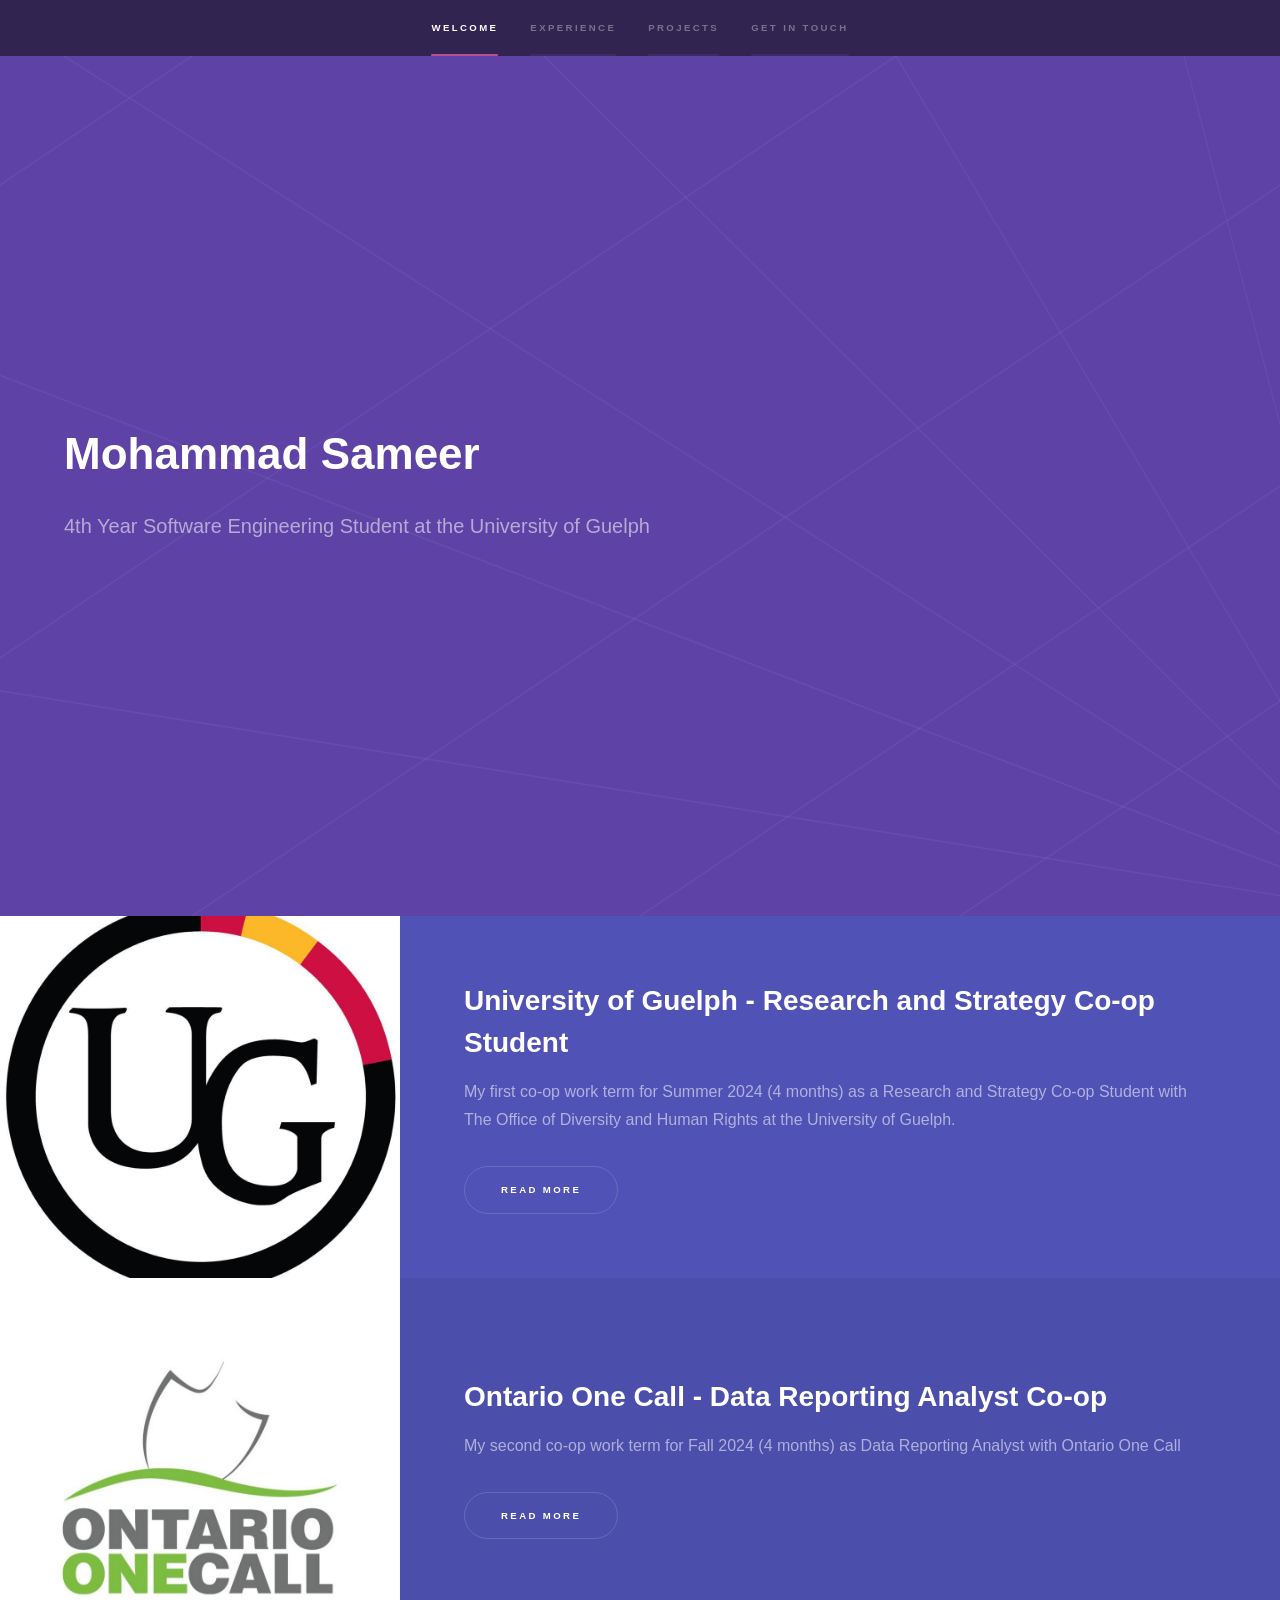
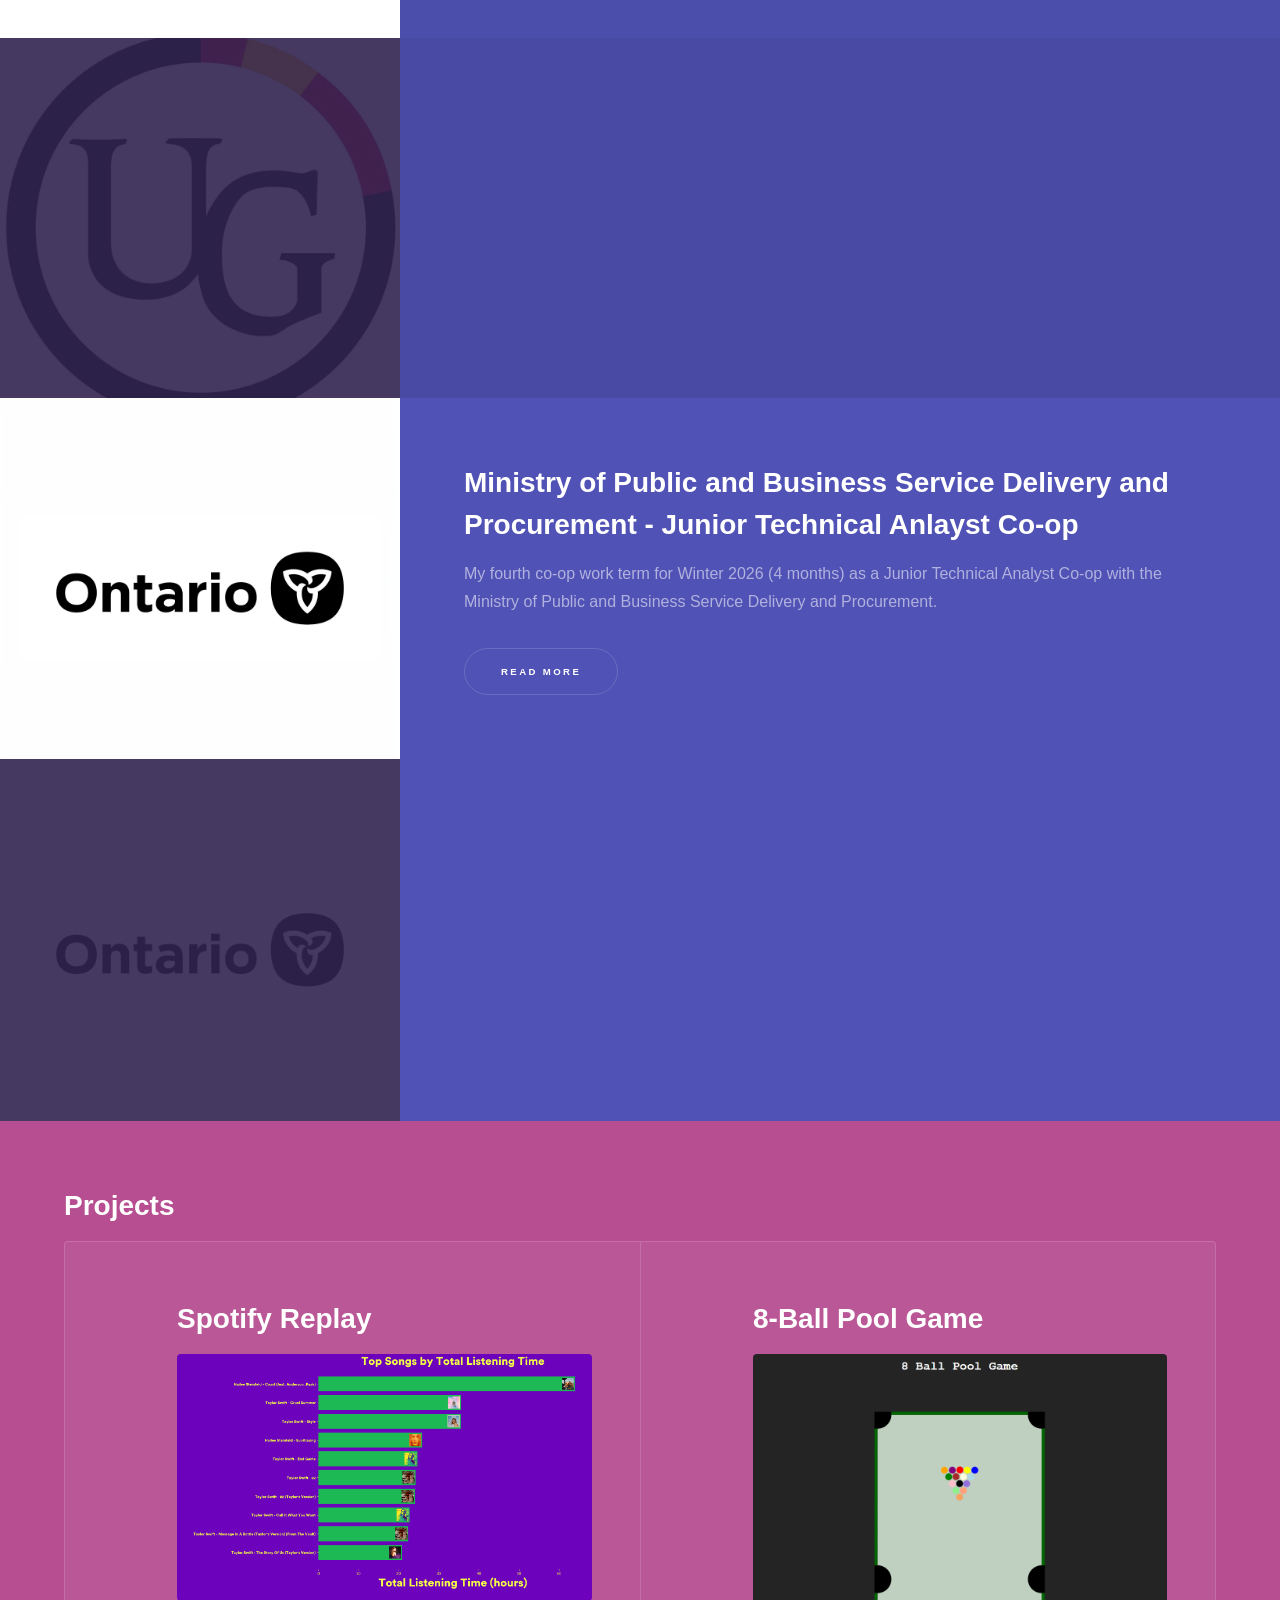
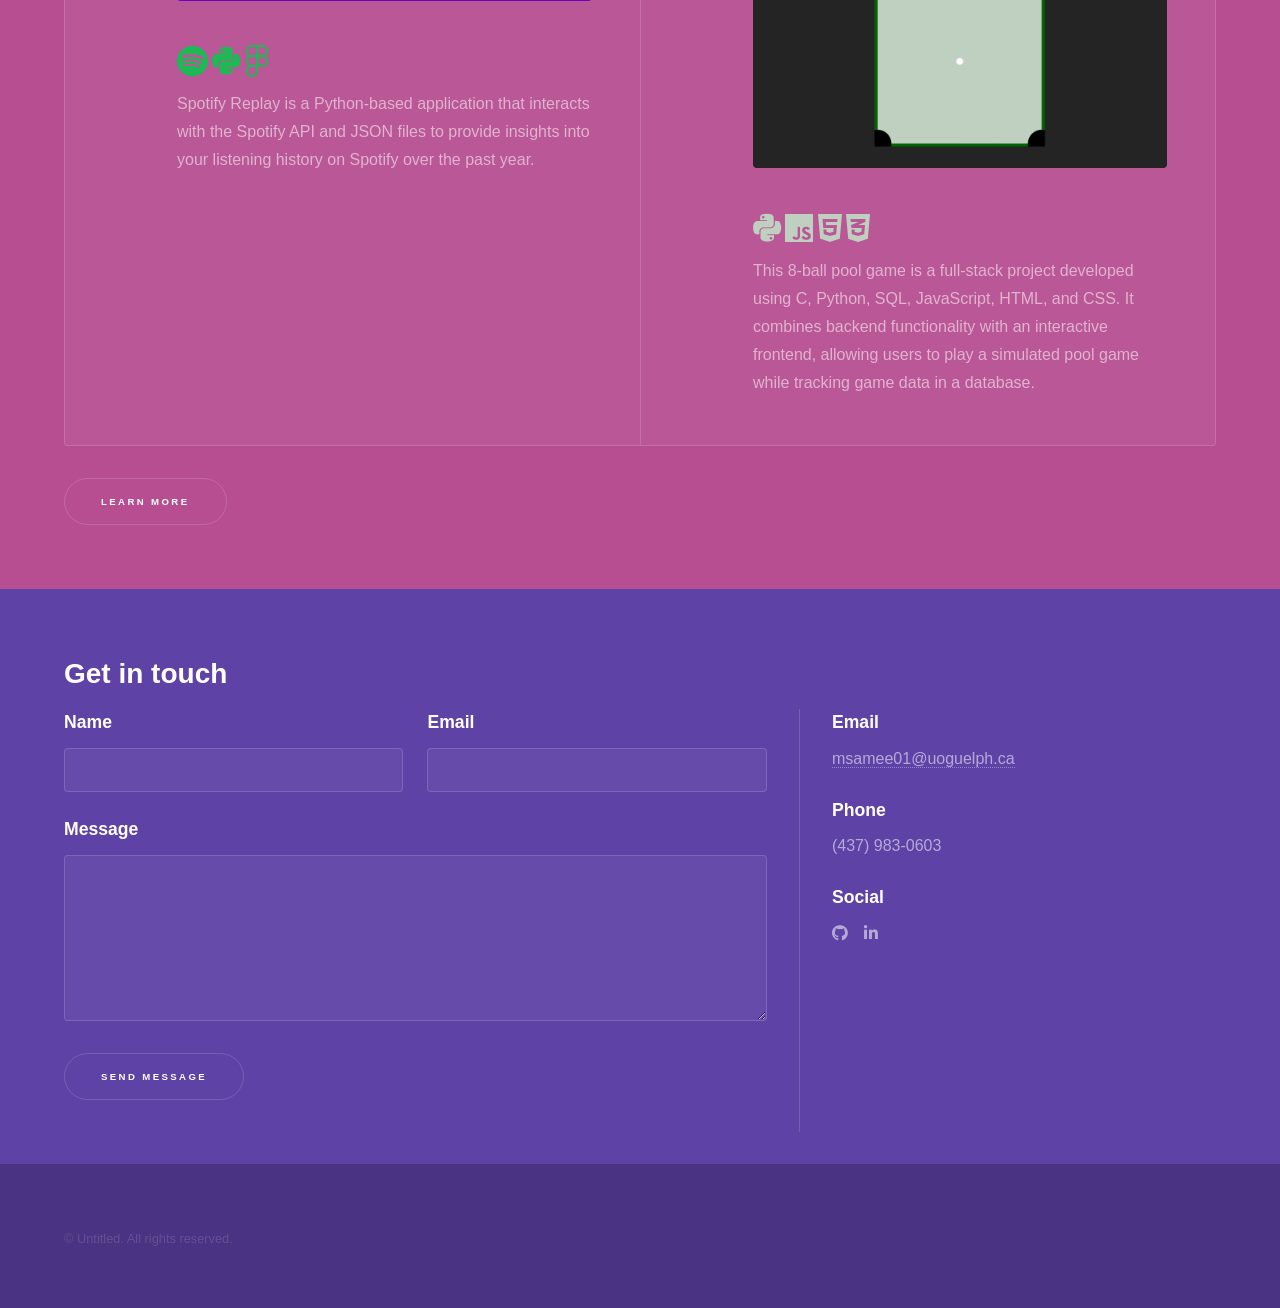
<file: index.html>
<!DOCTYPE HTML>
<!--
	Hyperspace by HTML5 UP
	html5up.net | @ajlkn
	Free for personal and commercial use under the CCA 3.0 license (html5up.net/license)
-->
<html>
	<head>
		<title>Mohammad Sameer</title>
		<meta charset="utf-8" />
		<meta name="viewport" content="width=device-width, initial-scale=1, user-scalable=no" />
		<link rel="stylesheet" href="assets/css/main.css" />
		<noscript><link rel="stylesheet" href="assets/css/noscript.css" /></noscript>
	</head>
	<body class="is-preload">

		<!-- Sidebar -->
			<section id="sidebar">
				<div class="inner">
					<nav>
						<ul>
							<li><a href="#intro">Welcome</a></li>
							<li><a href="#one">Experience</a></li>
							<li><a href="#two">Projects</a></li>
							<li><a href="#three">Get in touch</a></li>
						</ul>
					</nav>
				</div>
			</section>

		<!-- Wrapper -->
			<div id="wrapper">

				<!-- Intro -->
					<section id="intro" class="wrapper style1 fullscreen fade-up">
						<div class="inner">
							<h1>Mohammad Sameer</h1>
							<p>4th Year Software Engineering Student at the University of Guelph</p>
							<!-- <ul class="actions">
								<li><a href="#one" class="button scrolly">Learn more</a></li>
							</ul> -->
						</div>
					</section>

				<!-- One -->
					<section id="one" class="wrapper style2 spotlights">
						<section>
							<a href="WT1.html" class="image"><img src="images/UOFGDHR.jpg" alt="" data-position="center center"/></a>
							<div class="content">
								<div class="inner">
									<h2>University of Guelph - Research and Strategy Co-op Student</h2>
									<p>My first co-op work term for Summer 2024 (4 months) as a Research and Strategy Co-op Student with The Office of Diversity and Human Rights at the University of Guelph.</p>
									<ul class="actions">
										<li><a href="WT1.html" class="button">Read More</a></li>
									</ul>
								</div>
							</div>
						</section>
						<section>
							<a href="#" class="image"><img src="images/OOCLogo.jpg" alt="" data-position="top center"/></a>
							<div class="content">
								<div class="inner">
									<h2>Ontario One Call - Data Reporting Analyst Co-op</h2>
									<p>My second co-op work term for Fall 2024 (4 months) as Data Reporting Analyst with Ontario One Call</p>
									<ul class="actions">
										<li><a href="WT2.html" class="button">Read more</a></li>
									</ul>
								</div>
							</div>
						</section>
						<section>
							<a href="#" class="image"><img src="images/UOFGDHR.jpg" alt="" data-position="25% 25%" /></a>
							<div class="content">
								<div class="inner">
									<h2>University of Guelph - Web Designer Co-op</h2>
									<p>My third co-op work term for Summer 2025 (4 months) as a Web Designer Co-op with the Campus Safety Office at the University of Guelph.</p>
									<ul class="actions">
										<li><a href="WT3.html" class="button">Read more</a></li>
									</ul>
								</div>
							</div>
						</section>
						<section>
							<a href="#" class="image"><img src="images/OntarioLogo.jpeg" alt="" data-position="25% 25%" /></a>
							<div class="content">
								<div class="inner">
									<h2>Ministry of Public and Business Service Delivery and Procurement - Junior Technical Anlayst Co-op</h2>
									<p>My fourth co-op work term for Winter 2026 (4 months) as a Junior Technical Analyst Co-op with the Ministry of Public and Business Service Delivery and Procurement.</p>
									<ul class="actions">
										<li><a href="WT4.html" class="button">Read more</a></li>
									</ul>
								</div>
							</div>
						</section>
						<section>
							<a href="#" class="image"><img src="images/OntarioLogo.jpeg" alt="" data-position="25% 25%" /></a>
							<div class="content">
								<div class="inner">
									<h2>Ministry of Public and Business Service Delivery and Procurement - Junior Data Science Developer Co-op</h2>
									<p>My fifth co-op work term for Summer 2026 (4 months) as a Junior Data Science Developer Co-op with the Ministry of Public and Business Service Delivery and Procurement.</p>
									<ul class="actions">
										<li><a href="WT5.html" class="button">Read more</a></li>
									</ul>
								</div>
							</div>
						</section>
					</section>

				<!-- Two -->
					<section id="two" class="wrapper style3 fade-up">
						<div class="inner">
							<h2>Projects</h2>
							<!-- <p>Phasellus convallis elit id ullamcorper pulvinar. Duis aliquam turpis mauris, eu ultricies erat malesuada quis. Aliquam dapibus, lacus eget hendrerit bibendum, urna est aliquam sem, sit amet imperdiet est velit quis lorem.</p> -->
							<div class="features">
								<section>
									<h2>Spotify Replay</h2>
									<a href="https://github.com/MohammaddSameer/SpotifyReplay" target="_blank" rel="noreferrer noopener" class="image fit"><img src="images/SpotifyScreenShot.png" alt="" data-position="top center"/></a>
									<span class="icon brands fa-spotify" style="color: #1db954;"></span>
									<span class="icon brands fa-python" style="color: #1db954;"></span>
									<span class="icon brands fa-figma" style="color: #1db954;"></span>
									<p>Spotify Replay is a Python-based application that interacts with the Spotify API and JSON files to provide insights into your listening history on Spotify over the past year.</p>
								</section>
								<section>
									<h2>8-Ball Pool Game</h3>
									<a href="https://github.com/MohammaddSameer/8-Ball-Pool-Game" target="_blank" rel="nonreferrer noopener" class="image fit"><img src="images/PoolGame.png" alt="" data-position="top center"/></a>
									<span class="icon regular fa-c" style="color: #C0D0C0;"></span>
									<span class="icon brands fa-python" style="color: #C0D0C0;"></span>
									<!-- <span class="icon solid fa-database" style="color: #C0D0C0;"></span> -->
									<span class="icon brands fa-js" style="color: #C0D0C0;"></span>
									<span class="icon brands fa-html5" style="color: #C0D0C0;"></span>
									<span class="icon brands fa-css3-alt" style="color: #C0D0C0;"></span>
									<p>This 8-ball pool game is a full-stack project developed using C, Python, SQL, JavaScript, HTML, and CSS. It combines backend functionality with an interactive frontend, allowing users to play a simulated pool game while tracking game data in a database.</p>
								</section>
								<!-- <section>
									<span class="icon solid major fa-cog"></span>
									<h3>Sed erat ullam corper</h3>
									<p>Phasellus convallis elit id ullam corper amet et pulvinar. Duis aliquam turpis mauris, sed ultricies erat dapibus.</p>
								</section>
								<section>
									<span class="icon solid major fa-desktop"></span>
									<h3>Veroeros quis lorem</h3>
									<p>Phasellus convallis elit id ullam corper amet et pulvinar. Duis aliquam turpis mauris, sed ultricies erat dapibus.</p>
								</section>
								<section>
									<span class="icon solid major fa-link"></span>
									<h3>Urna quis bibendum</h3>
									<p>Phasellus convallis elit id ullam corper amet et pulvinar. Duis aliquam turpis mauris, sed ultricies erat dapibus.</p>
								</section>
								<section>
									<span class="icon major fa-gem"></span>
									<h3>Aliquam urna dapibus</h3>
									<p>Phasellus convallis elit id ullam corper amet et pulvinar. Duis aliquam turpis mauris, sed ultricies erat dapibus.</p>
								</section> -->
							</div>
							<ul class="actions">
								<li><a href="https://github.com/MohammaddSameer" target="_blank" rel="noreferrer noopener"  class="button">Learn more</a></li>
							</ul>
						</div>
					</section>

				<!-- Three -->
					<section id="three" class="wrapper style1 fade-up">
						<div class="inner">
							<h2>Get in touch</h2>
							<!-- <p>Phasellus convallis elit id ullamcorper pulvinar. Duis aliquam turpis mauris, eu ultricies erat malesuada quis. Aliquam dapibus, lacus eget hendrerit bibendum, urna est aliquam sem, sit amet imperdiet est velit quis lorem.</p> -->
							<div class="split style1">
								<section>
									<form method="post" action="#">
										<div class="fields">
											<div class="field half">
												<label for="name">Name</label>
												<input type="text" name="name" id="name" />
											</div>
											<div class="field half">
												<label for="email">Email</label>
												<input type="text" name="email" id="email" />
											</div>
											<div class="field">
												<label for="message">Message</label>
												<textarea name="message" id="message" rows="5"></textarea>
											</div>
										</div>
										<ul class="actions">
											<li><a href="" class="button submit">Send Message</a></li>
										</ul>
									</form>
								</section>
								<section>
									<ul class="contact">
										<!-- <li>
											<h3>Address</h3>
											<span>12345 Somewhere Road #654<br />
											Nashville, TN 00000-0000<br />
											USA</span>
										</li> -->
										<li>
											<h3>Email</h3>
											<a href="mailto:msamee01@uoguelph.ca">msamee01@uoguelph.ca</a>
										</li>
										<li>
											<h3>Phone</h3>
											<span>(437) 983-0603</span>
										</li>
										<li>
											<h3>Social</h3>
											<ul class="icons">
												<li><a href="https://github.com/MohammaddSameer" target="_blank" rel="noreferrer noopener" class="icon brands fa-github"><span class="label">GitHub</span></a></li>
												<li><a href="https://www.linkedin.com/in/mohammad-sameer03/" target="_blank" rel="noreferrer noopener" class="icon brands fa-linkedin-in"><span class="label">LinkedIn</span></a></li>
											</ul>
										</li>
									</ul>
								</section>
							</div>
						</div>
					</section>

			</div>

		<!-- Footer -->
			<footer id="footer" class="wrapper style1-alt">
				<div class="inner">
					<ul class="menu">
						<li>&copy; Untitled. All rights reserved.

						<!-- </li><li>Design: <a href="http://html5up.net">HTML5 UP</a></li> -->
					</ul>
				</div>
			</footer>

		<!-- Scripts -->
			<script src="assets/js/jquery.min.js"></script>
			<script src="assets/js/jquery.scrollex.min.js"></script>
			<script src="assets/js/jquery.scrolly.min.js"></script>
			<script src="assets/js/browser.min.js"></script>
			<script src="assets/js/breakpoints.min.js"></script>
			<script src="assets/js/util.js"></script>
			<script src="assets/js/main.js"></script>

	</body>
</html>
</file>
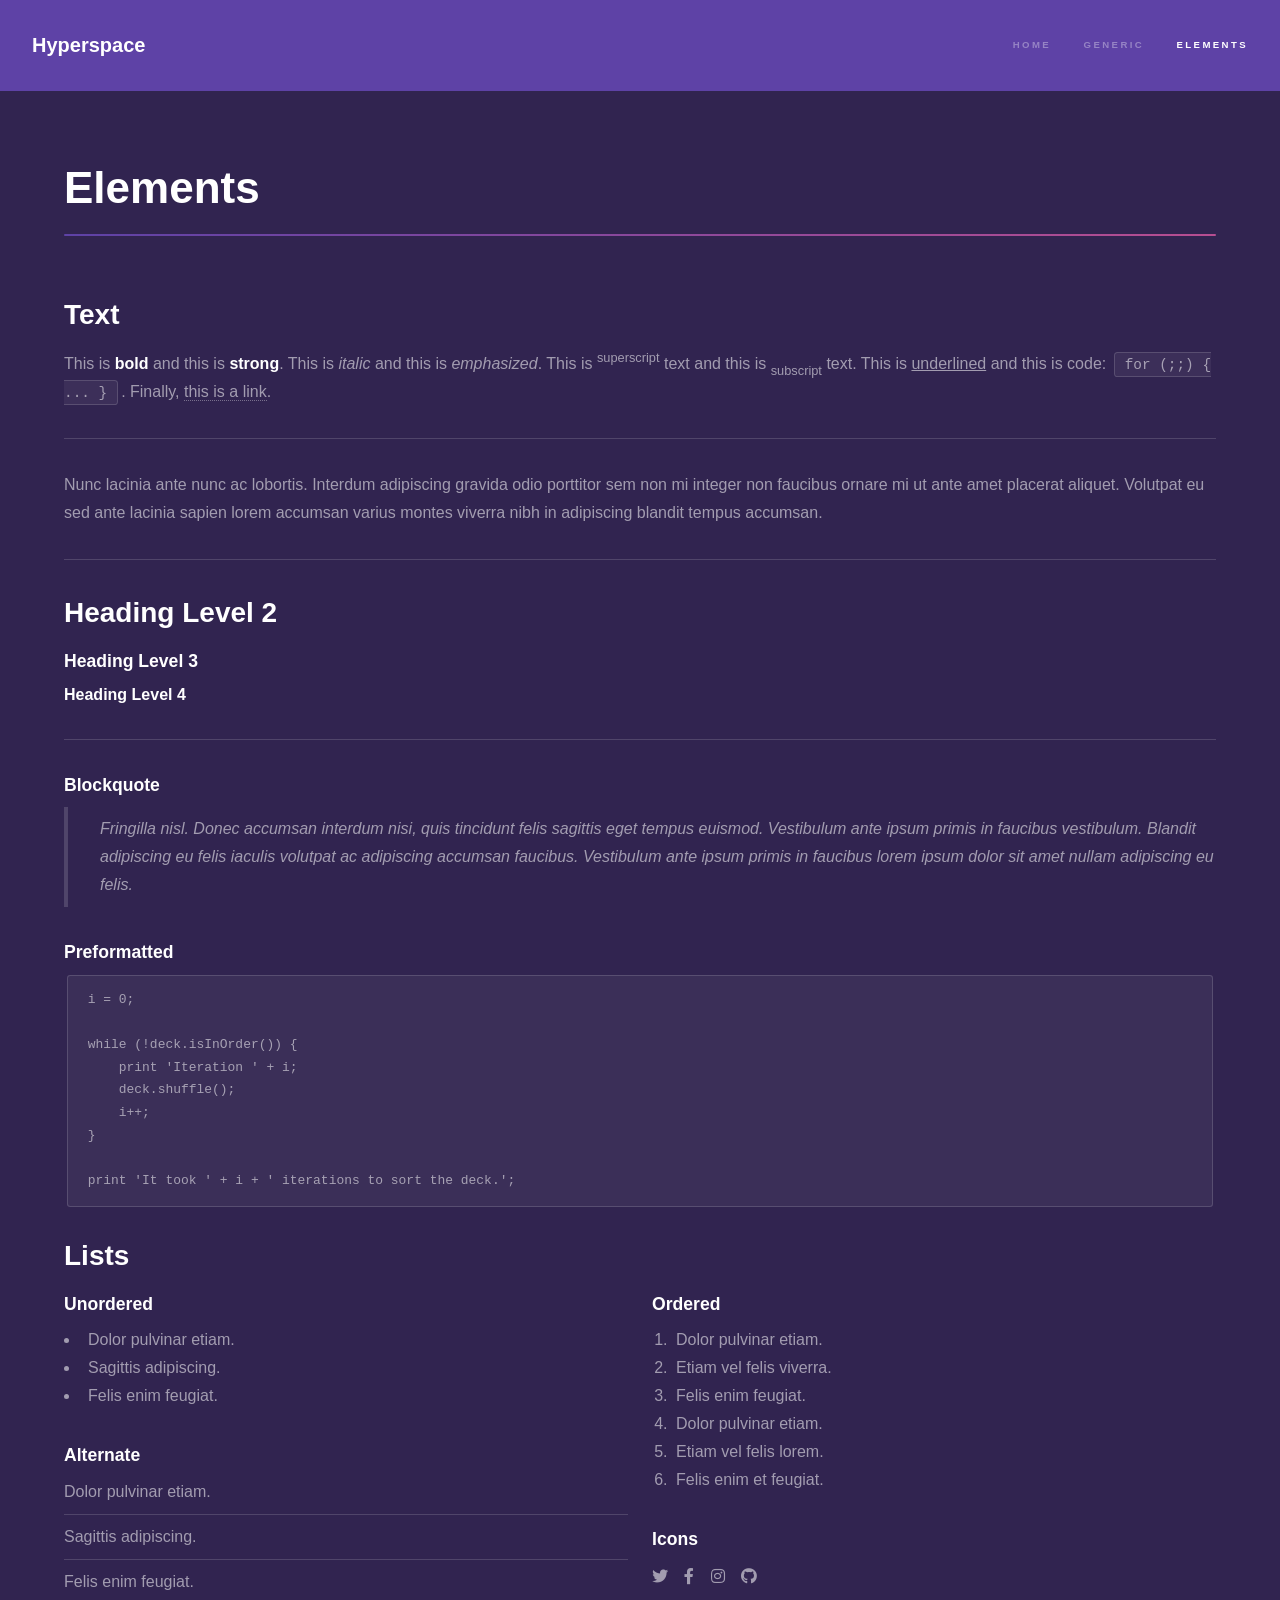
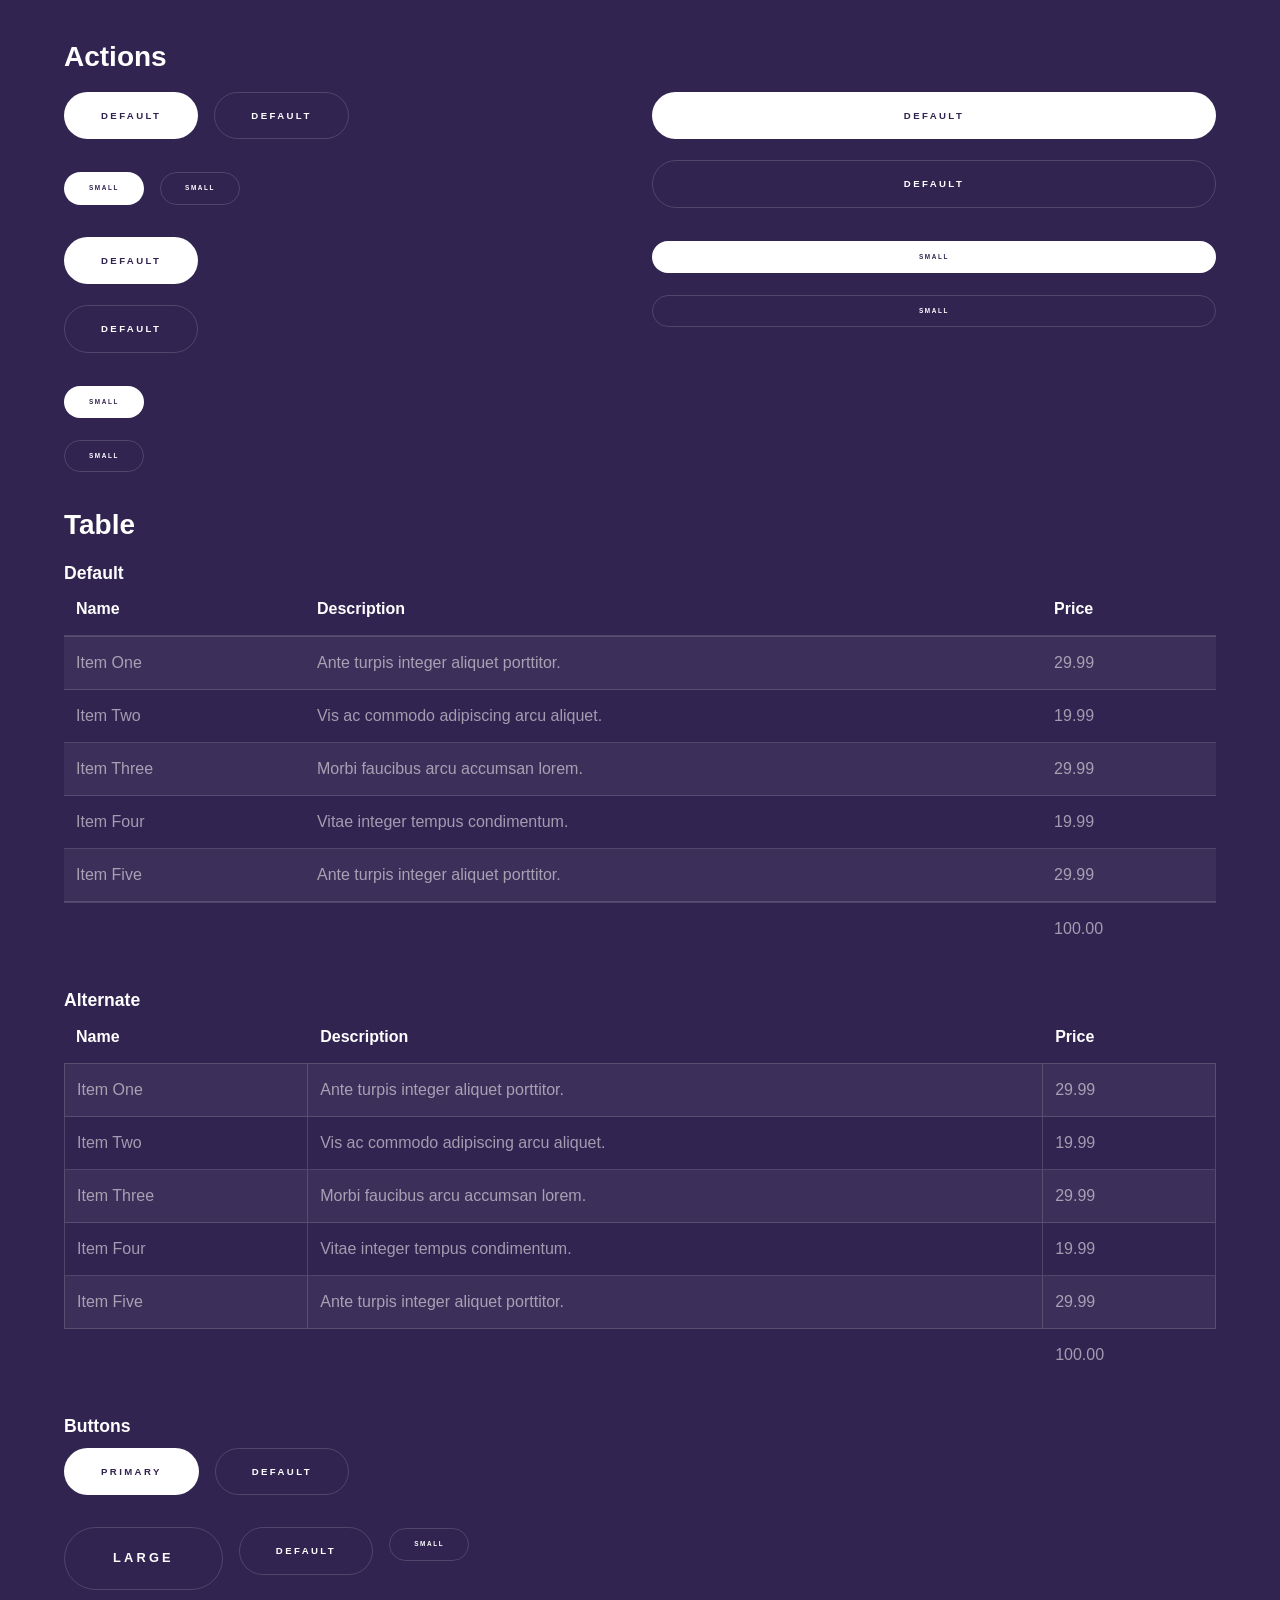
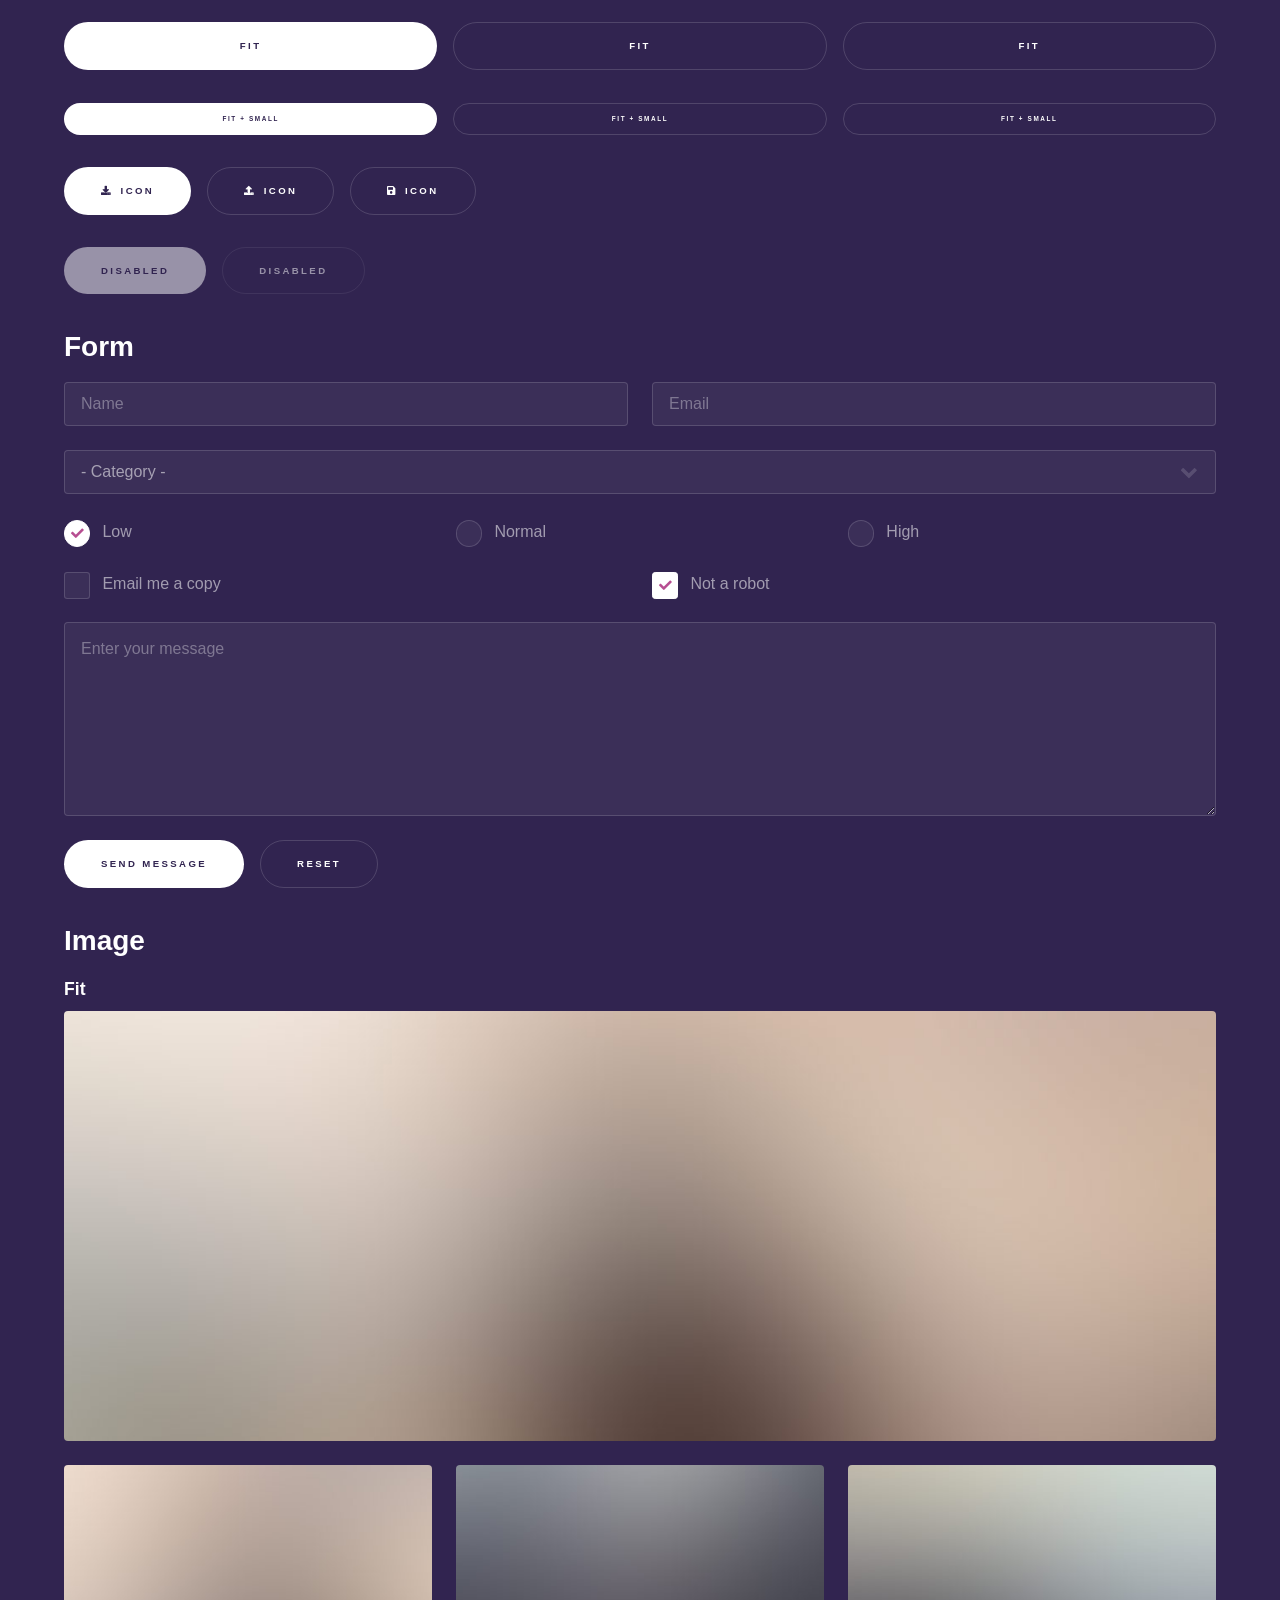
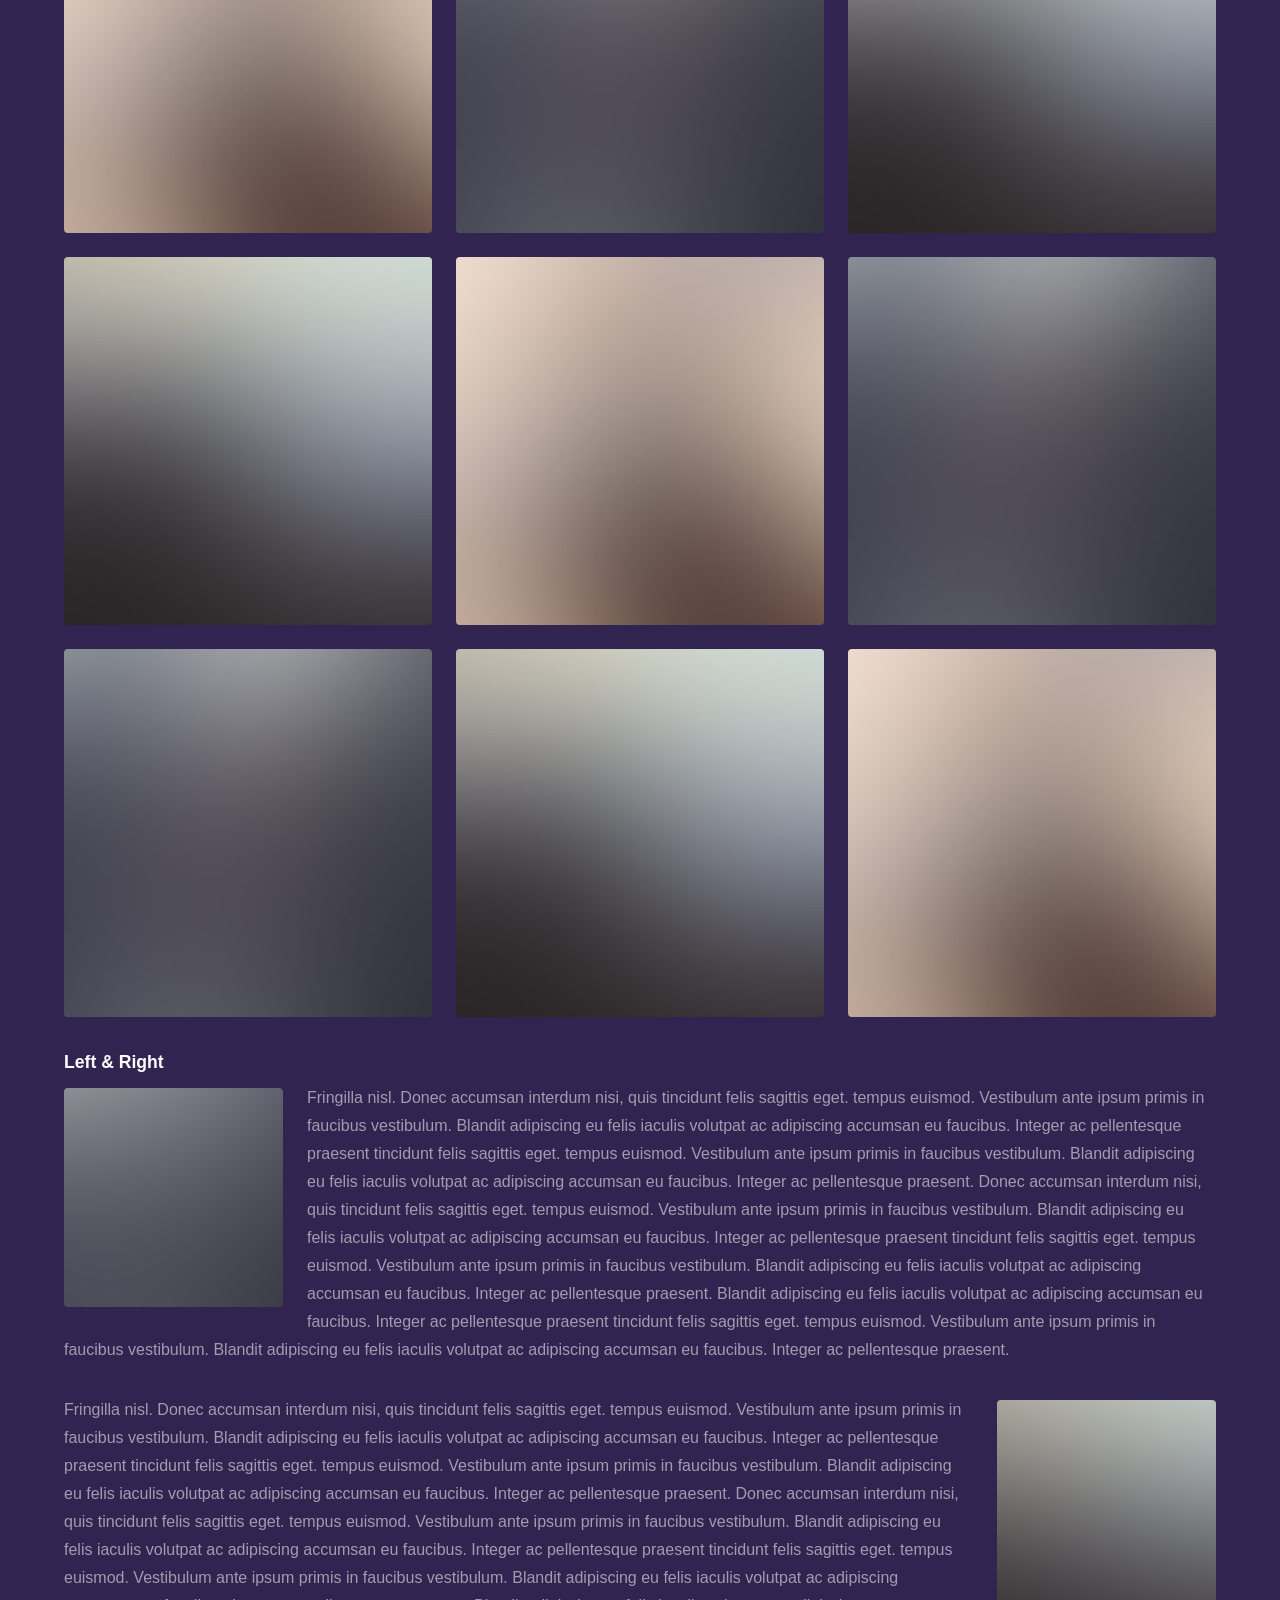
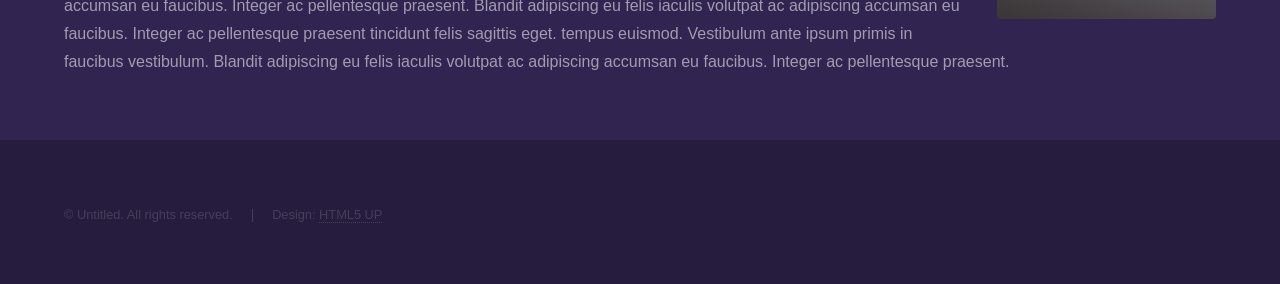
<file: elements.html>
<!DOCTYPE HTML>
<!--
	Hyperspace by HTML5 UP
	html5up.net | @ajlkn
	Free for personal and commercial use under the CCA 3.0 license (html5up.net/license)
-->
<html>
	<head>
		<title>Elements - Hyperspace by HTML5 UP</title>
		<meta charset="utf-8" />
		<meta name="viewport" content="width=device-width, initial-scale=1, user-scalable=no" />
		<link rel="stylesheet" href="assets/css/main.css" />
		<noscript><link rel="stylesheet" href="assets/css/noscript.css" /></noscript>
	</head>
	<body class="is-preload">

		<!-- Header -->
			<header id="header">
				<a href="index.html" class="title">Hyperspace</a>
				<nav>
					<ul>
						<li><a href="index.html">Home</a></li>
						<li><a href="generic.html">Generic</a></li>
						<li><a href="elements.html"  class="active">Elements</a></li>
					</ul>
				</nav>
			</header>

		<!-- Wrapper -->
			<div id="wrapper">

				<!-- Main -->
					<section id="main" class="wrapper">
						<div class="inner">
							<h1 class="major">Elements</h1>

							<!-- Text -->
								<section>
									<h2>Text</h2>
									<p>This is <b>bold</b> and this is <strong>strong</strong>. This is <i>italic</i> and this is <em>emphasized</em>.
									This is <sup>superscript</sup> text and this is <sub>subscript</sub> text.
									This is <u>underlined</u> and this is code: <code>for (;;) { ... }</code>. Finally, <a href="#">this is a link</a>.</p>
									<hr />
									<p>Nunc lacinia ante nunc ac lobortis. Interdum adipiscing gravida odio porttitor sem non mi integer non faucibus ornare mi ut ante amet placerat aliquet. Volutpat eu sed ante lacinia sapien lorem accumsan varius montes viverra nibh in adipiscing blandit tempus accumsan.</p>
									<hr />
									<h2>Heading Level 2</h2>
									<h3>Heading Level 3</h3>
									<h4>Heading Level 4</h4>
									<hr />
									<h3>Blockquote</h3>
									<blockquote>Fringilla nisl. Donec accumsan interdum nisi, quis tincidunt felis sagittis eget tempus euismod. Vestibulum ante ipsum primis in faucibus vestibulum. Blandit adipiscing eu felis iaculis volutpat ac adipiscing accumsan faucibus. Vestibulum ante ipsum primis in faucibus lorem ipsum dolor sit amet nullam adipiscing eu felis.</blockquote>
									<h3>Preformatted</h3>
									<pre><code>i = 0;

while (!deck.isInOrder()) {
    print 'Iteration ' + i;
    deck.shuffle();
    i++;
}

print 'It took ' + i + ' iterations to sort the deck.';</code></pre>
								</section>

							<!-- Lists -->
								<section>
									<h2>Lists</h2>
									<div class="row">
										<div class="col-6 col-12-medium">
											<h3>Unordered</h3>
											<ul>
												<li>Dolor pulvinar etiam.</li>
												<li>Sagittis adipiscing.</li>
												<li>Felis enim feugiat.</li>
											</ul>
											<h3>Alternate</h3>
											<ul class="alt">
												<li>Dolor pulvinar etiam.</li>
												<li>Sagittis adipiscing.</li>
												<li>Felis enim feugiat.</li>
											</ul>
										</div>
										<div class="col-6 col-12-medium">
											<h3>Ordered</h3>
											<ol>
												<li>Dolor pulvinar etiam.</li>
												<li>Etiam vel felis viverra.</li>
												<li>Felis enim feugiat.</li>
												<li>Dolor pulvinar etiam.</li>
												<li>Etiam vel felis lorem.</li>
												<li>Felis enim et feugiat.</li>
											</ol>
											<h3>Icons</h3>
											<ul class="icons">
												<li><a href="#" class="icon brands fa-twitter"><span class="label">Twitter</span></a></li>
												<li><a href="#" class="icon brands fa-facebook-f"><span class="label">Facebook</span></a></li>
												<li><a href="#" class="icon brands fa-instagram"><span class="label">Instagram</span></a></li>
												<li><a href="#" class="icon brands fa-github"><span class="label">Github</span></a></li>
											</ul>
										</div>
									</div>
									<h2>Actions</h2>
									<div class="row">
										<div class="col-6 col-12-medium">
											<ul class="actions">
												<li><a href="#" class="button primary">Default</a></li>
												<li><a href="#" class="button">Default</a></li>
											</ul>
											<ul class="actions small">
												<li><a href="#" class="button primary small">Small</a></li>
												<li><a href="#" class="button small">Small</a></li>
											</ul>
											<ul class="actions stacked">
												<li><a href="#" class="button primary">Default</a></li>
												<li><a href="#" class="button">Default</a></li>
											</ul>
											<ul class="actions stacked">
												<li><a href="#" class="button primary small">Small</a></li>
												<li><a href="#" class="button small">Small</a></li>
											</ul>
										</div>
										<div class="col-6 col-12-medium">
											<ul class="actions stacked">
												<li><a href="#" class="button primary fit">Default</a></li>
												<li><a href="#" class="button fit">Default</a></li>
											</ul>
											<ul class="actions stacked">
												<li><a href="#" class="button primary small fit">Small</a></li>
												<li><a href="#" class="button small fit">Small</a></li>
											</ul>
										</div>
									</div>
								</section>

							<!-- Table -->
								<section>
									<h2>Table</h2>
									<h3>Default</h3>
									<div class="table-wrapper">
										<table>
											<thead>
												<tr>
													<th>Name</th>
													<th>Description</th>
													<th>Price</th>
												</tr>
											</thead>
											<tbody>
												<tr>
													<td>Item One</td>
													<td>Ante turpis integer aliquet porttitor.</td>
													<td>29.99</td>
												</tr>
												<tr>
													<td>Item Two</td>
													<td>Vis ac commodo adipiscing arcu aliquet.</td>
													<td>19.99</td>
												</tr>
												<tr>
													<td>Item Three</td>
													<td> Morbi faucibus arcu accumsan lorem.</td>
													<td>29.99</td>
												</tr>
												<tr>
													<td>Item Four</td>
													<td>Vitae integer tempus condimentum.</td>
													<td>19.99</td>
												</tr>
												<tr>
													<td>Item Five</td>
													<td>Ante turpis integer aliquet porttitor.</td>
													<td>29.99</td>
												</tr>
											</tbody>
											<tfoot>
												<tr>
													<td colspan="2"></td>
													<td>100.00</td>
												</tr>
											</tfoot>
										</table>
									</div>

									<h3>Alternate</h3>
									<div class="table-wrapper">
										<table class="alt">
											<thead>
												<tr>
													<th>Name</th>
													<th>Description</th>
													<th>Price</th>
												</tr>
											</thead>
											<tbody>
												<tr>
													<td>Item One</td>
													<td>Ante turpis integer aliquet porttitor.</td>
													<td>29.99</td>
												</tr>
												<tr>
													<td>Item Two</td>
													<td>Vis ac commodo adipiscing arcu aliquet.</td>
													<td>19.99</td>
												</tr>
												<tr>
													<td>Item Three</td>
													<td> Morbi faucibus arcu accumsan lorem.</td>
													<td>29.99</td>
												</tr>
												<tr>
													<td>Item Four</td>
													<td>Vitae integer tempus condimentum.</td>
													<td>19.99</td>
												</tr>
												<tr>
													<td>Item Five</td>
													<td>Ante turpis integer aliquet porttitor.</td>
													<td>29.99</td>
												</tr>
											</tbody>
											<tfoot>
												<tr>
													<td colspan="2"></td>
													<td>100.00</td>
												</tr>
											</tfoot>
										</table>
									</div>
								</section>

							<!-- Buttons -->
								<section>
									<h3>Buttons</h3>
									<ul class="actions">
										<li><a href="#" class="button primary">Primary</a></li>
										<li><a href="#" class="button">Default</a></li>
									</ul>
									<ul class="actions">
										<li><a href="#" class="button large">Large</a></li>
										<li><a href="#" class="button">Default</a></li>
										<li><a href="#" class="button small">Small</a></li>
									</ul>
									<ul class="actions fit">
										<li><a href="#" class="button primary fit">Fit</a></li>
										<li><a href="#" class="button fit">Fit</a></li>
										<li><a href="#" class="button fit">Fit</a></li>
									</ul>
									<ul class="actions fit small">
										<li><a href="#" class="button primary fit small">Fit + Small</a></li>
										<li><a href="#" class="button fit small">Fit + Small</a></li>
										<li><a href="#" class="button fit small">Fit + Small</a></li>
									</ul>
									<ul class="actions">
										<li><a href="#" class="button primary icon solid fa-download">Icon</a></li>
										<li><a href="#" class="button icon solid fa-upload">Icon</a></li>
										<li><a href="#" class="button icon solid fa-save">Icon</a></li>
									</ul>
									<ul class="actions">
										<li><span class="button primary disabled">Disabled</span></li>
										<li><span class="button disabled">Disabled</span></li>
									</ul>
								</section>

							<!-- Form -->
								<section>
									<h2>Form</h2>
									<form method="post" action="#">
										<div class="row gtr-uniform">
											<div class="col-6 col-12-xsmall">
												<input type="text" name="demo-name" id="demo-name" value="" placeholder="Name" />
											</div>
											<div class="col-6 col-12-xsmall">
												<input type="email" name="demo-email" id="demo-email" value="" placeholder="Email" />
											</div>
											<div class="col-12">
												<select name="demo-category" id="demo-category">
													<option value="">- Category -</option>
													<option value="1">Manufacturing</option>
													<option value="1">Shipping</option>
													<option value="1">Administration</option>
													<option value="1">Human Resources</option>
												</select>
											</div>
											<div class="col-4 col-12-small">
												<input type="radio" id="demo-priority-low" name="demo-priority" checked>
												<label for="demo-priority-low">Low</label>
											</div>
											<div class="col-4 col-12-small">
												<input type="radio" id="demo-priority-normal" name="demo-priority">
												<label for="demo-priority-normal">Normal</label>
											</div>
											<div class="col-4 col-12-small">
												<input type="radio" id="demo-priority-high" name="demo-priority">
												<label for="demo-priority-high">High</label>
											</div>
											<div class="col-6 col-12-small">
												<input type="checkbox" id="demo-copy" name="demo-copy">
												<label for="demo-copy">Email me a copy</label>
											</div>
											<div class="col-6 col-12-small">
												<input type="checkbox" id="demo-human" name="demo-human" checked>
												<label for="demo-human">Not a robot</label>
											</div>
											<div class="col-12">
												<textarea name="demo-message" id="demo-message" placeholder="Enter your message" rows="6"></textarea>
											</div>
											<div class="col-12">
												<ul class="actions">
													<li><input type="submit" value="Send Message" class="primary" /></li>
													<li><input type="reset" value="Reset" /></li>
												</ul>
											</div>
										</div>
									</form>
								</section>

							<!-- Image -->
								<section>
									<h2>Image</h2>
									<h3>Fit</h3>
									<div class="box alt">
										<div class="row gtr-uniform">
											<div class="col-12"><span class="image fit"><img src="images/pic04.jpg" alt="" /></span></div>
											<div class="col-4"><span class="image fit"><img src="images/pic01.jpg" alt="" /></span></div>
											<div class="col-4"><span class="image fit"><img src="images/pic02.jpg" alt="" /></span></div>
											<div class="col-4"><span class="image fit"><img src="images/pic03.jpg" alt="" /></span></div>
											<div class="col-4"><span class="image fit"><img src="images/pic03.jpg" alt="" /></span></div>
											<div class="col-4"><span class="image fit"><img src="images/pic01.jpg" alt="" /></span></div>
											<div class="col-4"><span class="image fit"><img src="images/pic02.jpg" alt="" /></span></div>
											<div class="col-4"><span class="image fit"><img src="images/pic02.jpg" alt="" /></span></div>
											<div class="col-4"><span class="image fit"><img src="images/pic03.jpg" alt="" /></span></div>
											<div class="col-4"><span class="image fit"><img src="images/pic01.jpg" alt="" /></span></div>
										</div>
									</div>
									<h3>Left &amp; Right</h3>
									<p><span class="image left"><img src="images/pic05.jpg" alt="" /></span>Fringilla nisl. Donec accumsan interdum nisi, quis tincidunt felis sagittis eget. tempus euismod. Vestibulum ante ipsum primis in faucibus vestibulum. Blandit adipiscing eu felis iaculis volutpat ac adipiscing accumsan eu faucibus. Integer ac pellentesque praesent tincidunt felis sagittis eget. tempus euismod. Vestibulum ante ipsum primis in faucibus vestibulum. Blandit adipiscing eu felis iaculis volutpat ac adipiscing accumsan eu faucibus. Integer ac pellentesque praesent. Donec accumsan interdum nisi, quis tincidunt felis sagittis eget. tempus euismod. Vestibulum ante ipsum primis in faucibus vestibulum. Blandit adipiscing eu felis iaculis volutpat ac adipiscing accumsan eu faucibus. Integer ac pellentesque praesent tincidunt felis sagittis eget. tempus euismod. Vestibulum ante ipsum primis in faucibus vestibulum. Blandit adipiscing eu felis iaculis volutpat ac adipiscing accumsan eu faucibus. Integer ac pellentesque praesent. Blandit adipiscing eu felis iaculis volutpat ac adipiscing accumsan eu faucibus. Integer ac pellentesque praesent tincidunt felis sagittis eget. tempus euismod. Vestibulum ante ipsum primis in faucibus vestibulum. Blandit adipiscing eu felis iaculis volutpat ac adipiscing accumsan eu faucibus. Integer ac pellentesque praesent.</p>
									<p><span class="image right"><img src="images/pic06.jpg" alt="" /></span>Fringilla nisl. Donec accumsan interdum nisi, quis tincidunt felis sagittis eget. tempus euismod. Vestibulum ante ipsum primis in faucibus vestibulum. Blandit adipiscing eu felis iaculis volutpat ac adipiscing accumsan eu faucibus. Integer ac pellentesque praesent tincidunt felis sagittis eget. tempus euismod. Vestibulum ante ipsum primis in faucibus vestibulum. Blandit adipiscing eu felis iaculis volutpat ac adipiscing accumsan eu faucibus. Integer ac pellentesque praesent. Donec accumsan interdum nisi, quis tincidunt felis sagittis eget. tempus euismod. Vestibulum ante ipsum primis in faucibus vestibulum. Blandit adipiscing eu felis iaculis volutpat ac adipiscing accumsan eu faucibus. Integer ac pellentesque praesent tincidunt felis sagittis eget. tempus euismod. Vestibulum ante ipsum primis in faucibus vestibulum. Blandit adipiscing eu felis iaculis volutpat ac adipiscing accumsan eu faucibus. Integer ac pellentesque praesent. Blandit adipiscing eu felis iaculis volutpat ac adipiscing accumsan eu faucibus. Integer ac pellentesque praesent tincidunt felis sagittis eget. tempus euismod. Vestibulum ante ipsum primis in faucibus vestibulum. Blandit adipiscing eu felis iaculis volutpat ac adipiscing accumsan eu faucibus. Integer ac pellentesque praesent.</p>
								</section>

						</div>
					</section>

			</div>

		<!-- Footer -->
			<footer id="footer" class="wrapper alt">
				<div class="inner">
					<ul class="menu">
						<li>&copy; Untitled. All rights reserved.</li><li>Design: <a href="http://html5up.net">HTML5 UP</a></li>
					</ul>
				</div>
			</footer>

		<!-- Scripts -->
			<script src="assets/js/jquery.min.js"></script>
			<script src="assets/js/jquery.scrollex.min.js"></script>
			<script src="assets/js/jquery.scrolly.min.js"></script>
			<script src="assets/js/browser.min.js"></script>
			<script src="assets/js/breakpoints.min.js"></script>
			<script src="assets/js/util.js"></script>
			<script src="assets/js/main.js"></script>

	</body>
</html>
</file>
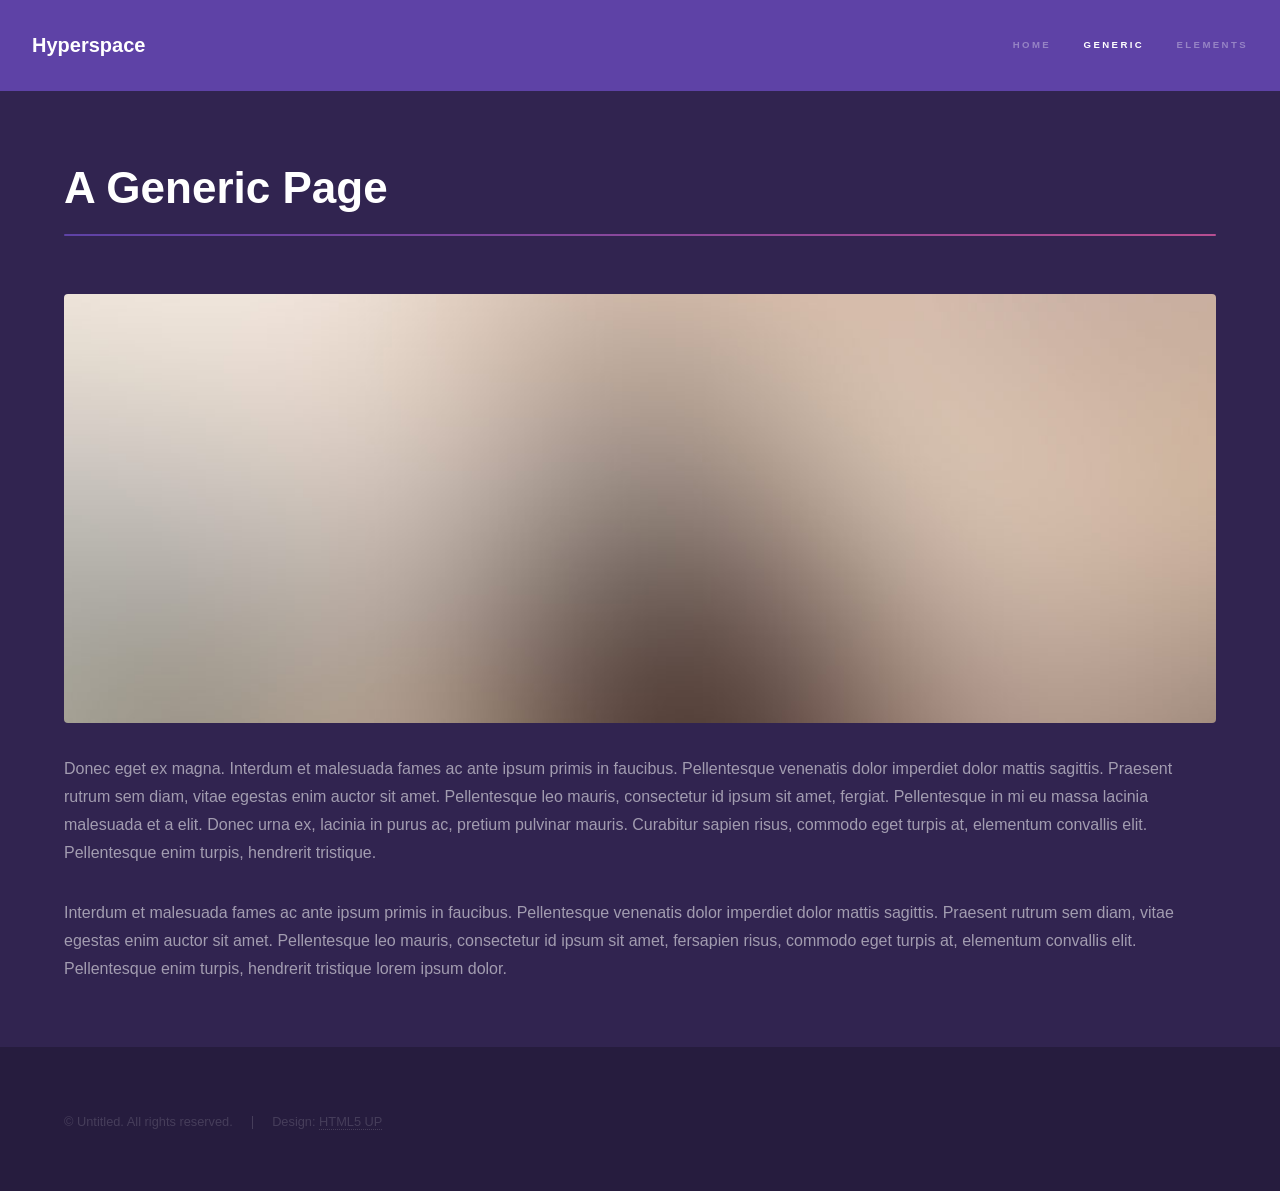
<file: generic.html>
<!DOCTYPE HTML>
<!--
	Hyperspace by HTML5 UP
	html5up.net | @ajlkn
	Free for personal and commercial use under the CCA 3.0 license (html5up.net/license)
-->
<html>
	<head>
		<title>Generic - Hyperspace by HTML5 UP</title>
		<meta charset="utf-8" />
		<meta name="viewport" content="width=device-width, initial-scale=1, user-scalable=no" />
		<link rel="stylesheet" href="assets/css/main.css" />
		<noscript><link rel="stylesheet" href="assets/css/noscript.css" /></noscript>
	</head>
	<body class="is-preload">

		<!-- Header -->
			<header id="header">
				<a href="index.html" class="title">Hyperspace</a>
				<nav>
					<ul>
						<li><a href="index.html">Home</a></li>
						<li><a href="generic.html" class="active">Generic</a></li>
						<li><a href="elements.html">Elements</a></li>
					</ul>
				</nav>
			</header>

		<!-- Wrapper -->
			<div id="wrapper">

				<!-- Main -->
					<section id="main" class="wrapper">
						<div class="inner">
							<h1 class="major">A Generic Page</h1>
							<span class="image fit"><img src="images/pic04.jpg" alt="" /></span>
							<p>Donec eget ex magna. Interdum et malesuada fames ac ante ipsum primis in faucibus. Pellentesque venenatis dolor imperdiet dolor mattis sagittis. Praesent rutrum sem diam, vitae egestas enim auctor sit amet. Pellentesque leo mauris, consectetur id ipsum sit amet, fergiat. Pellentesque in mi eu massa lacinia malesuada et a elit. Donec urna ex, lacinia in purus ac, pretium pulvinar mauris. Curabitur sapien risus, commodo eget turpis at, elementum convallis elit. Pellentesque enim turpis, hendrerit tristique.</p>
							<p>Interdum et malesuada fames ac ante ipsum primis in faucibus. Pellentesque venenatis dolor imperdiet dolor mattis sagittis. Praesent rutrum sem diam, vitae egestas enim auctor sit amet. Pellentesque leo mauris, consectetur id ipsum sit amet, fersapien risus, commodo eget turpis at, elementum convallis elit. Pellentesque enim turpis, hendrerit tristique lorem ipsum dolor.</p>
						</div>
					</section>

			</div>

		<!-- Footer -->
			<footer id="footer" class="wrapper alt">
				<div class="inner">
					<ul class="menu">
						<li>&copy; Untitled. All rights reserved.</li><li>Design: <a href="http://html5up.net">HTML5 UP</a></li>
					</ul>
				</div>
			</footer>

		<!-- Scripts -->
			<script src="assets/js/jquery.min.js"></script>
			<script src="assets/js/jquery.scrollex.min.js"></script>
			<script src="assets/js/jquery.scrolly.min.js"></script>
			<script src="assets/js/browser.min.js"></script>
			<script src="assets/js/breakpoints.min.js"></script>
			<script src="assets/js/util.js"></script>
			<script src="assets/js/main.js"></script>

	</body>
</html>
</file>
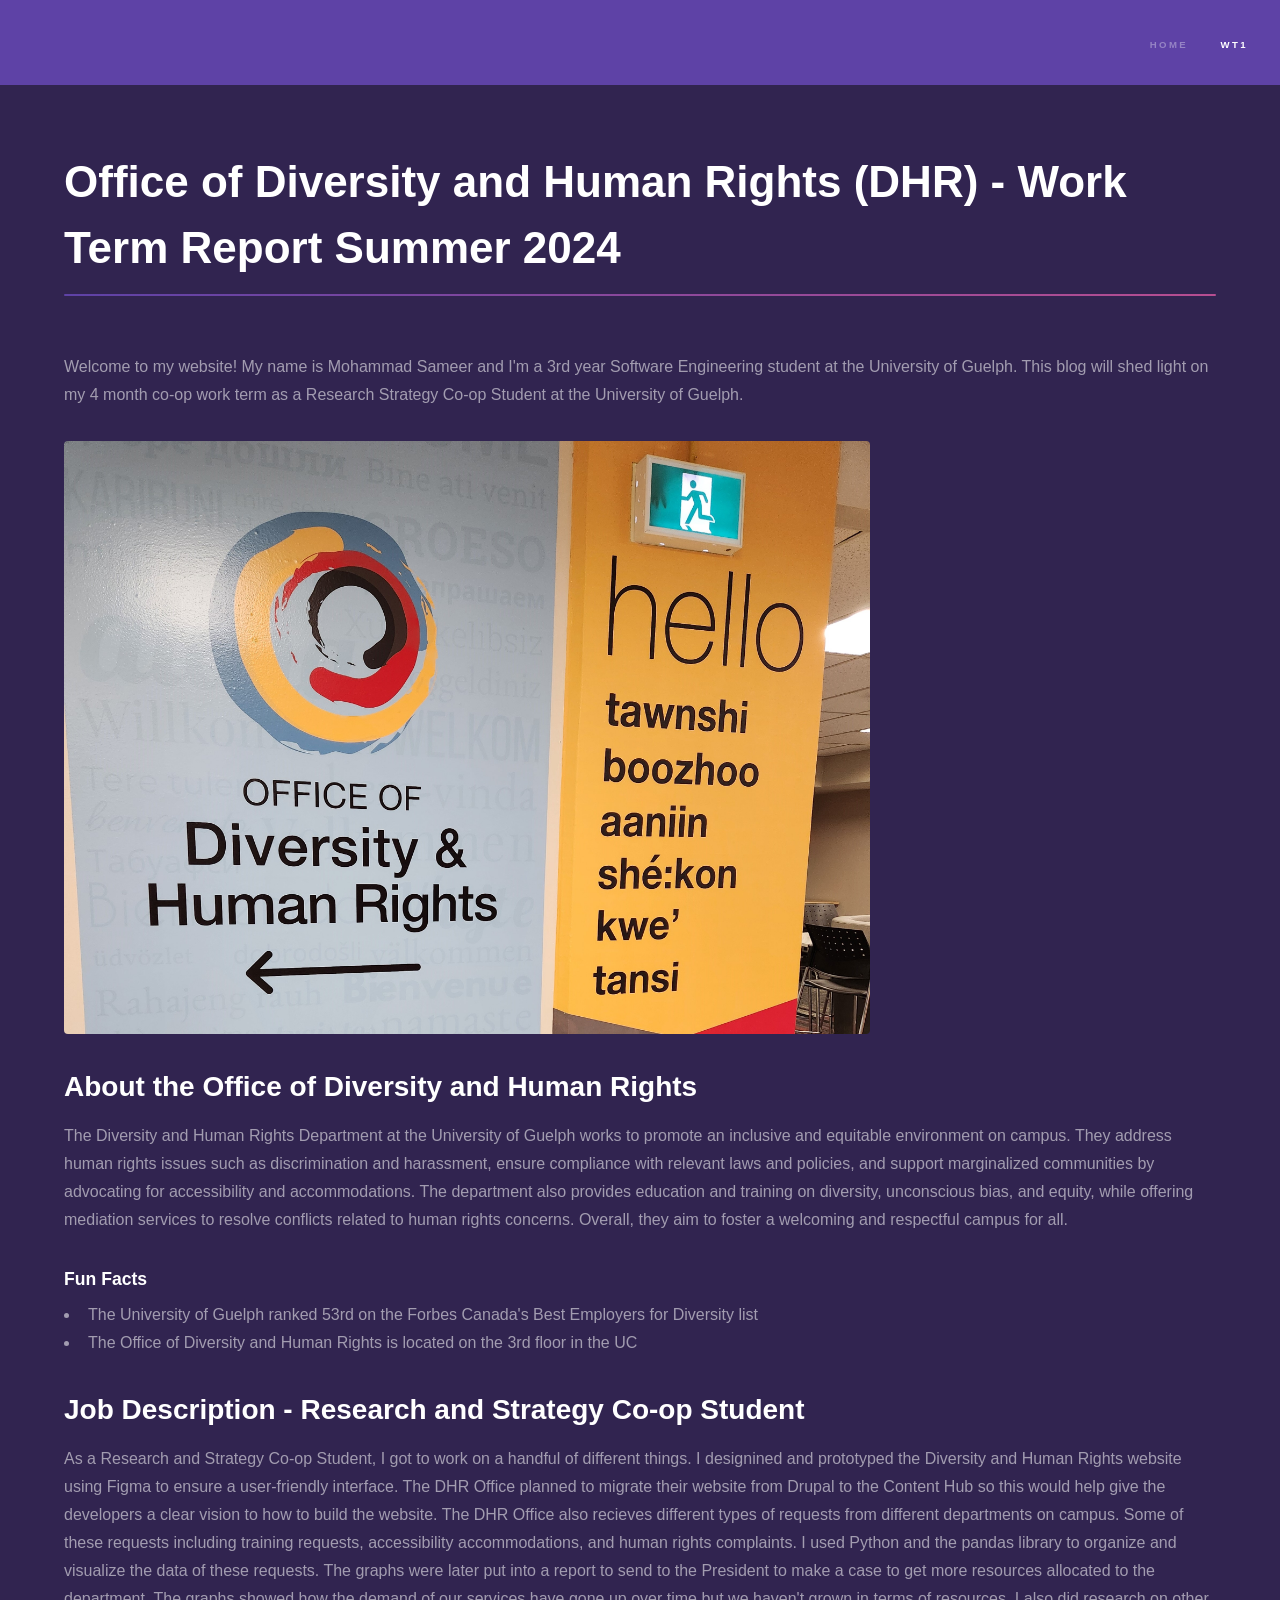
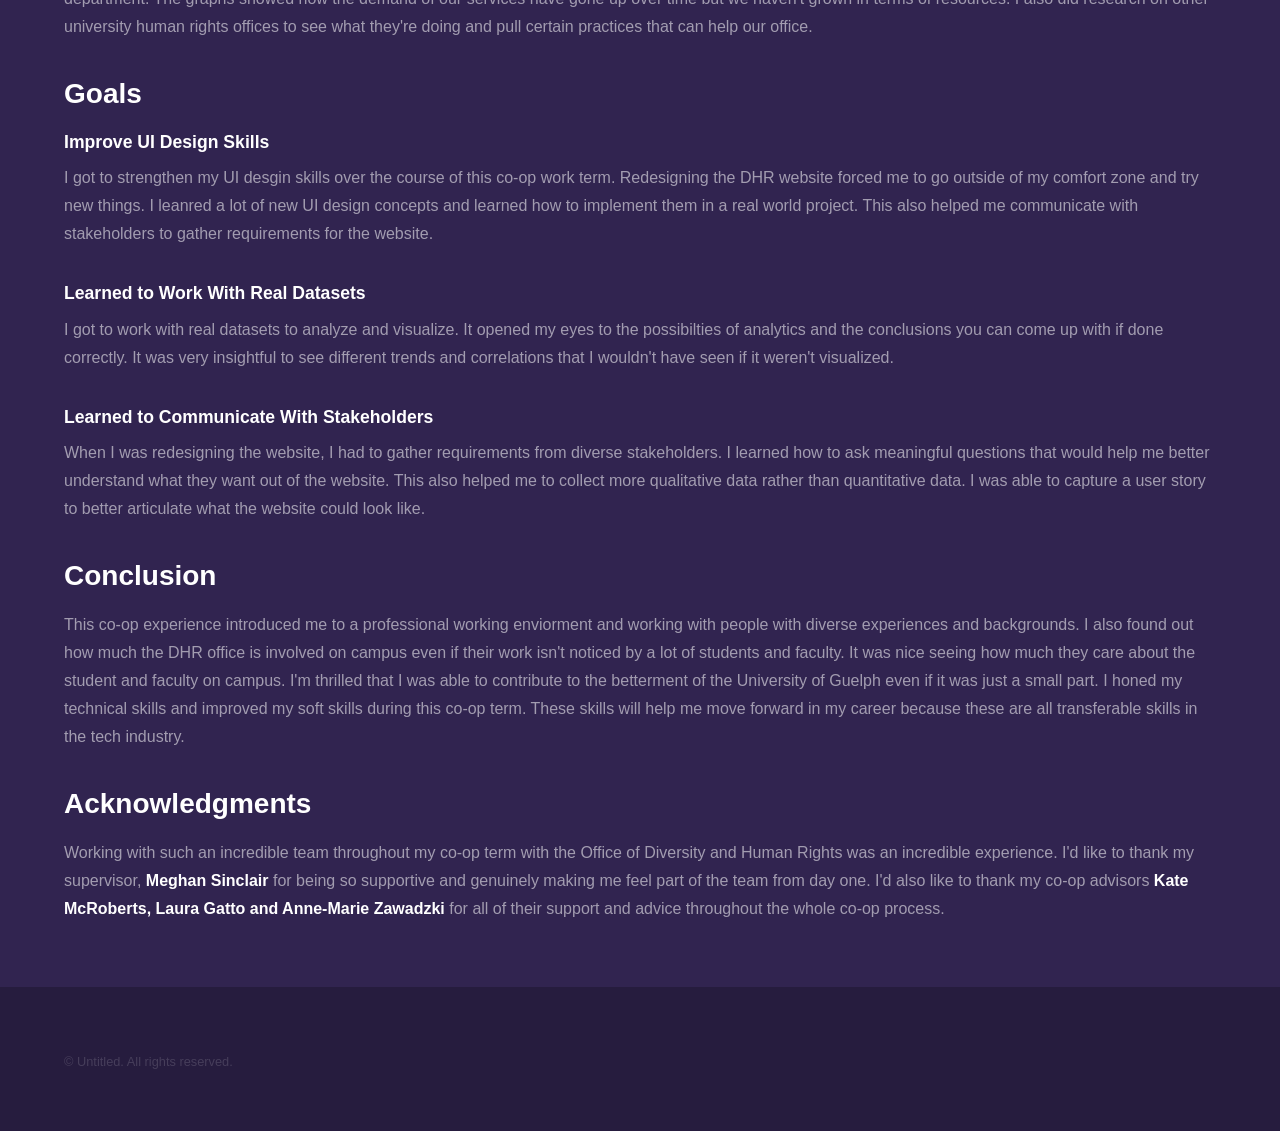
<file: WT1.html>
<!DOCTYPE HTML>
<!--
	Hyperspace by HTML5 UP
	html5up.net | @ajlkn
	Free for personal and commercial use under the CCA 3.0 license (html5up.net/license)
-->
<html>
	<head>
		<title>Office of Diversity and Human Rights - Work Term Report Summer 2024</title>
		<meta charset="utf-8" />
		<meta name="viewport" content="width=device-width, initial-scale=1, user-scalable=no" />
		<link rel="stylesheet" href="assets/css/main.css" />
		<noscript><link rel="stylesheet" href="assets/css/noscript.css" /></noscript>
	</head>
	<body class="is-preload">

		<!-- Header -->
			<header id="header">
				<!-- <a href="index.html" class="title">Hyperspace</a> -->
				<nav>
					<ul>
						<li><a href="index.html">Home</a></li>
						<li><a href="WT1.html" class="active">WT1</a></li>
						<!-- <li><a href="elements.html">Elements</a></li> -->
					</ul>
				</nav>
			</header>

		<!-- Wrapper -->
			<div id="wrapper">

				<!-- Main -->
					<section id="main" class="wrapper">
						<div class="inner">
							<h1 class="major">Office of Diversity and Human Rights (DHR) - Work Term Report Summer 2024</h1>
							<p>Welcome to my website! My name is Mohammad Sameer and I'm a 3rd year Software Engineering student at the University of Guelph. This blog will shed light on my 4 month co-op work term as a Research Strategy Co-op Student at the University of Guelph.</p>
							<span class="image fit"><img src="images/DHRHallwayPic.jpg" alt="" style="width: 70%;" /></span>
							<h2>About the Office of Diversity and Human Rights</h2>
							<p>The Diversity and Human Rights Department at the University of Guelph works to promote an inclusive and equitable environment on campus. They address human rights issues such as discrimination and harassment, ensure compliance with relevant laws and policies, and support marginalized communities by advocating for accessibility and accommodations. The department also provides education and training on diversity, unconscious bias, and equity, while offering mediation services to resolve conflicts related to human rights concerns. Overall, they aim to foster a welcoming and respectful campus for all.</p>
							<h3>Fun Facts</h3>
							<ul>
								<li>The University of Guelph ranked 53rd on the Forbes Canada's Best Employers for Diversity list</li>
								<li>The Office of Diversity and Human Rights is located on the 3rd floor in the UC</li>
							</ul>
							<h2>Job Description - Research and Strategy Co-op Student</h2>
							<p>As a Research and Strategy Co-op Student, I got to work on a handful of different things. I designined and prototyped the Diversity and Human Rights website using Figma to ensure a
								user-friendly interface. The DHR Office planned to migrate their website from Drupal to the Content Hub so this would help give the developers a clear vision to how to build the website.
							The DHR Office also recieves different types of requests from different departments on campus. Some of these requests including training requests, accessibility accommodations, and human rights complaints. I used Python and the pandas library to organize and visualize the data of these requests.
						  The graphs were later put into a report to send to the President to make a case to get more resources allocated to the department. The graphs showed how the demand of our services have gone up over time but we haven't grown in terms of resources.
						I also did research on other university human rights offices to see what they're doing and pull certain practices that can help our office.</p>
						<h2>Goals</h2>
						<h3>Improve UI Design Skills</h3>
						<p>I got to strengthen my UI desgin skills over the course of this co-op work term. Redesigning the DHR website forced me to go outside of my comfort zone and try new things. I leanred a lot of new UI design concepts and learned how to implement them in a real world project. This also helped me communicate with stakeholders to gather requirements for the website.</p>
						<h3>Learned to Work With Real Datasets</h3>
						<p>I got to work with real datasets to analyze and visualize. It opened my eyes to the possibilties of analytics and the conclusions you can come up with if done correctly. It was very insightful to see different trends and correlations that I wouldn't have seen if it weren't visualized.</p>
						<h3>Learned to Communicate With Stakeholders</h3>
						<p>When I was redesigning the website, I had to gather requirements from diverse stakeholders. I learned how to ask meaningful questions that would help me better understand what they want out of the website. This also helped me to collect more qualitative data rather than quantitative data. I was able to capture a user story to better articulate what the website could look like. </p>
						<h2>Conclusion</h2>
						<p>This co-op experience introduced me to a professional working enviorment and working with people with diverse experiences and backgrounds. I also found out how much the DHR office is involved on campus even if their work isn't noticed by a lot of students and faculty. It was nice seeing how much they care about the student and faculty on campus. I'm thrilled that I was able to contribute to the betterment of the University of Guelph even if it was just a small part. I honed my technical skills and improved my soft skills during this co-op term. These skills will help me move forward in my career because these are all transferable skills in the tech industry.  </p>
						<h2>Acknowledgments</h2>
						<p>Working with such an incredible team throughout my co-op term with the Office of Diversity and Human Rights was an incredible experience. I'd like to thank my supervisor, <b>Meghan Sinclair</b> for being so supportive and genuinely making me feel part of the team from day one. I'd also like to thank my co-op advisors <b>Kate McRoberts, Laura Gatto and Anne-Marie Zawadzki</b> for all of their support and advice throughout the whole co-op process.</p>
						</div>
					</section>

			</div>

		<!-- Footer -->
			<footer id="footer" class="wrapper alt">
				<div class="inner">
					<ul class="menu">
						<li>&copy; Untitled. All rights reserved.

						<!-- </li><li>Design: <a href="http://html5up.net">HTML5 UP</a></li> -->
					</ul>
				</div>
			</footer>

		<!-- Scripts -->
			<script src="assets/js/jquery.min.js"></script>
			<script src="assets/js/jquery.scrollex.min.js"></script>
			<script src="assets/js/jquery.scrolly.min.js"></script>
			<script src="assets/js/browser.min.js"></script>
			<script src="assets/js/breakpoints.min.js"></script>
			<script src="assets/js/util.js"></script>
			<script src="assets/js/main.js"></script>

	</body>
</html>
</file>
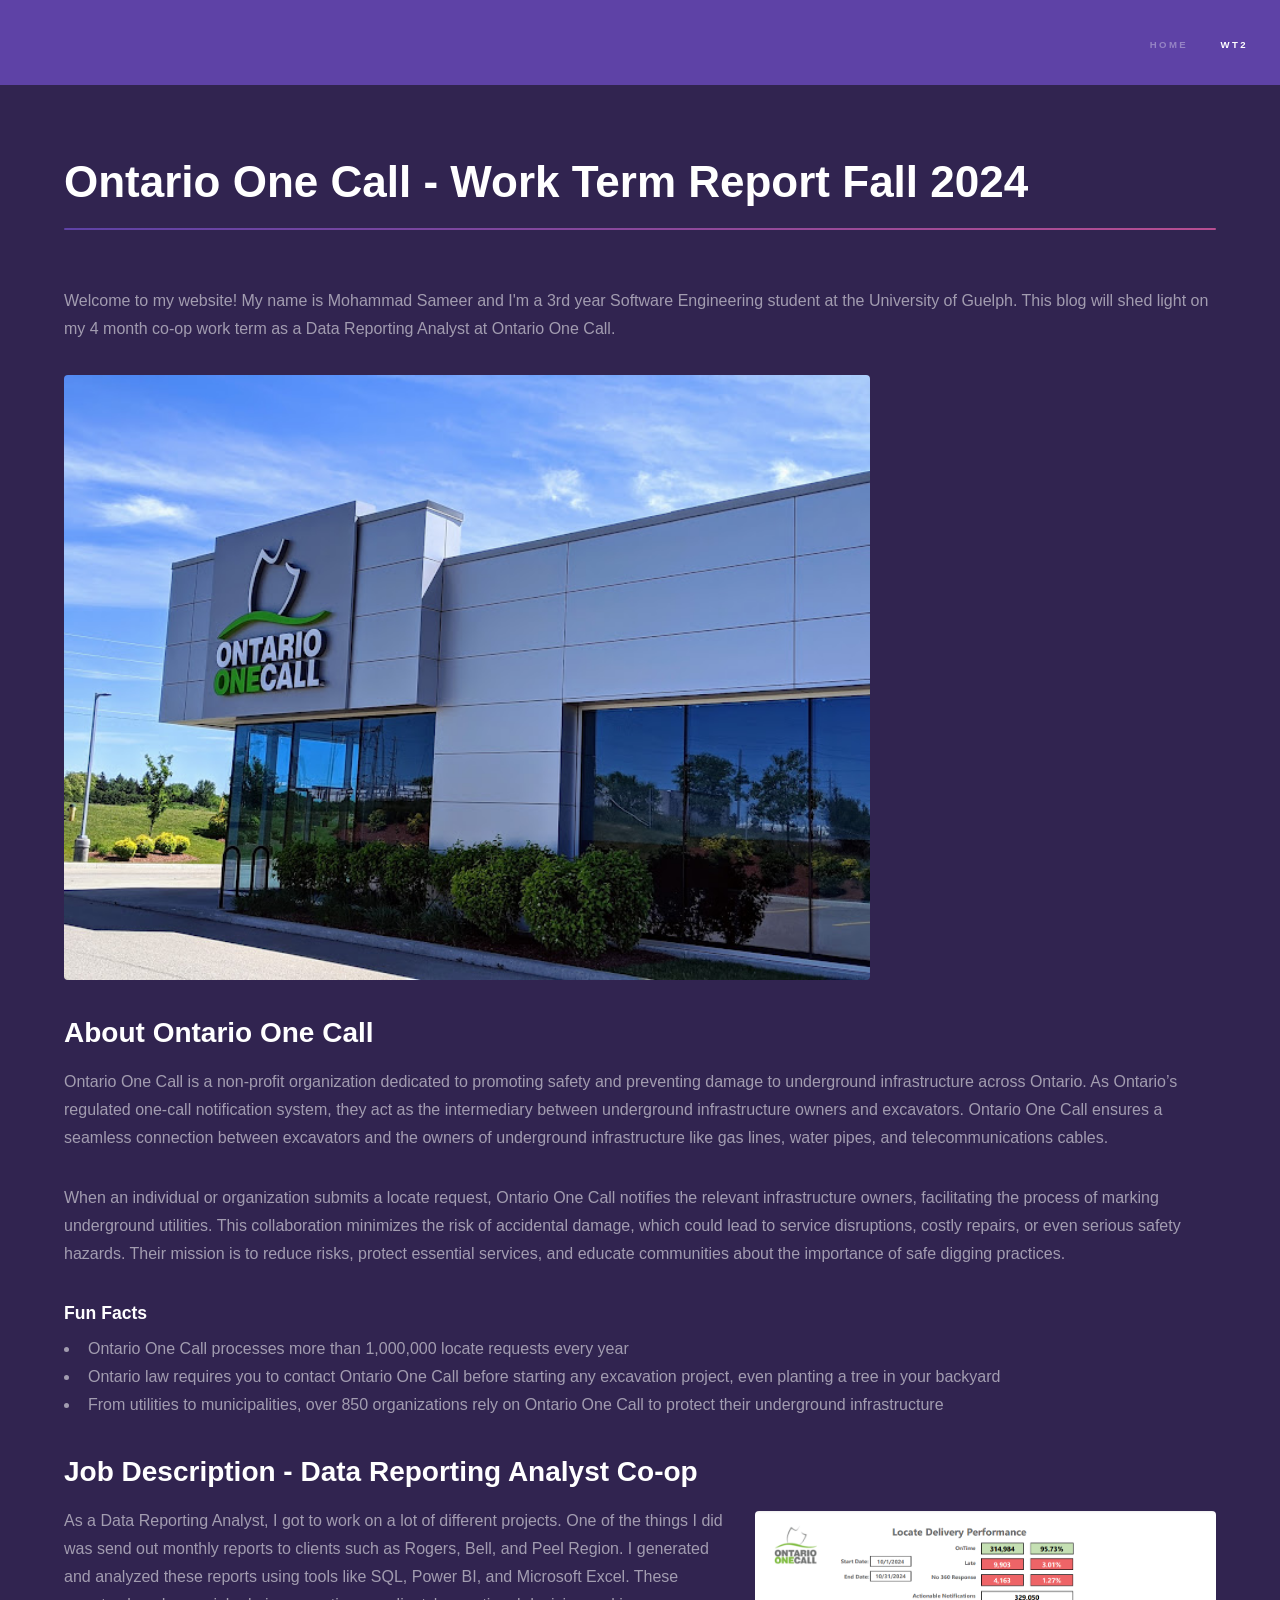
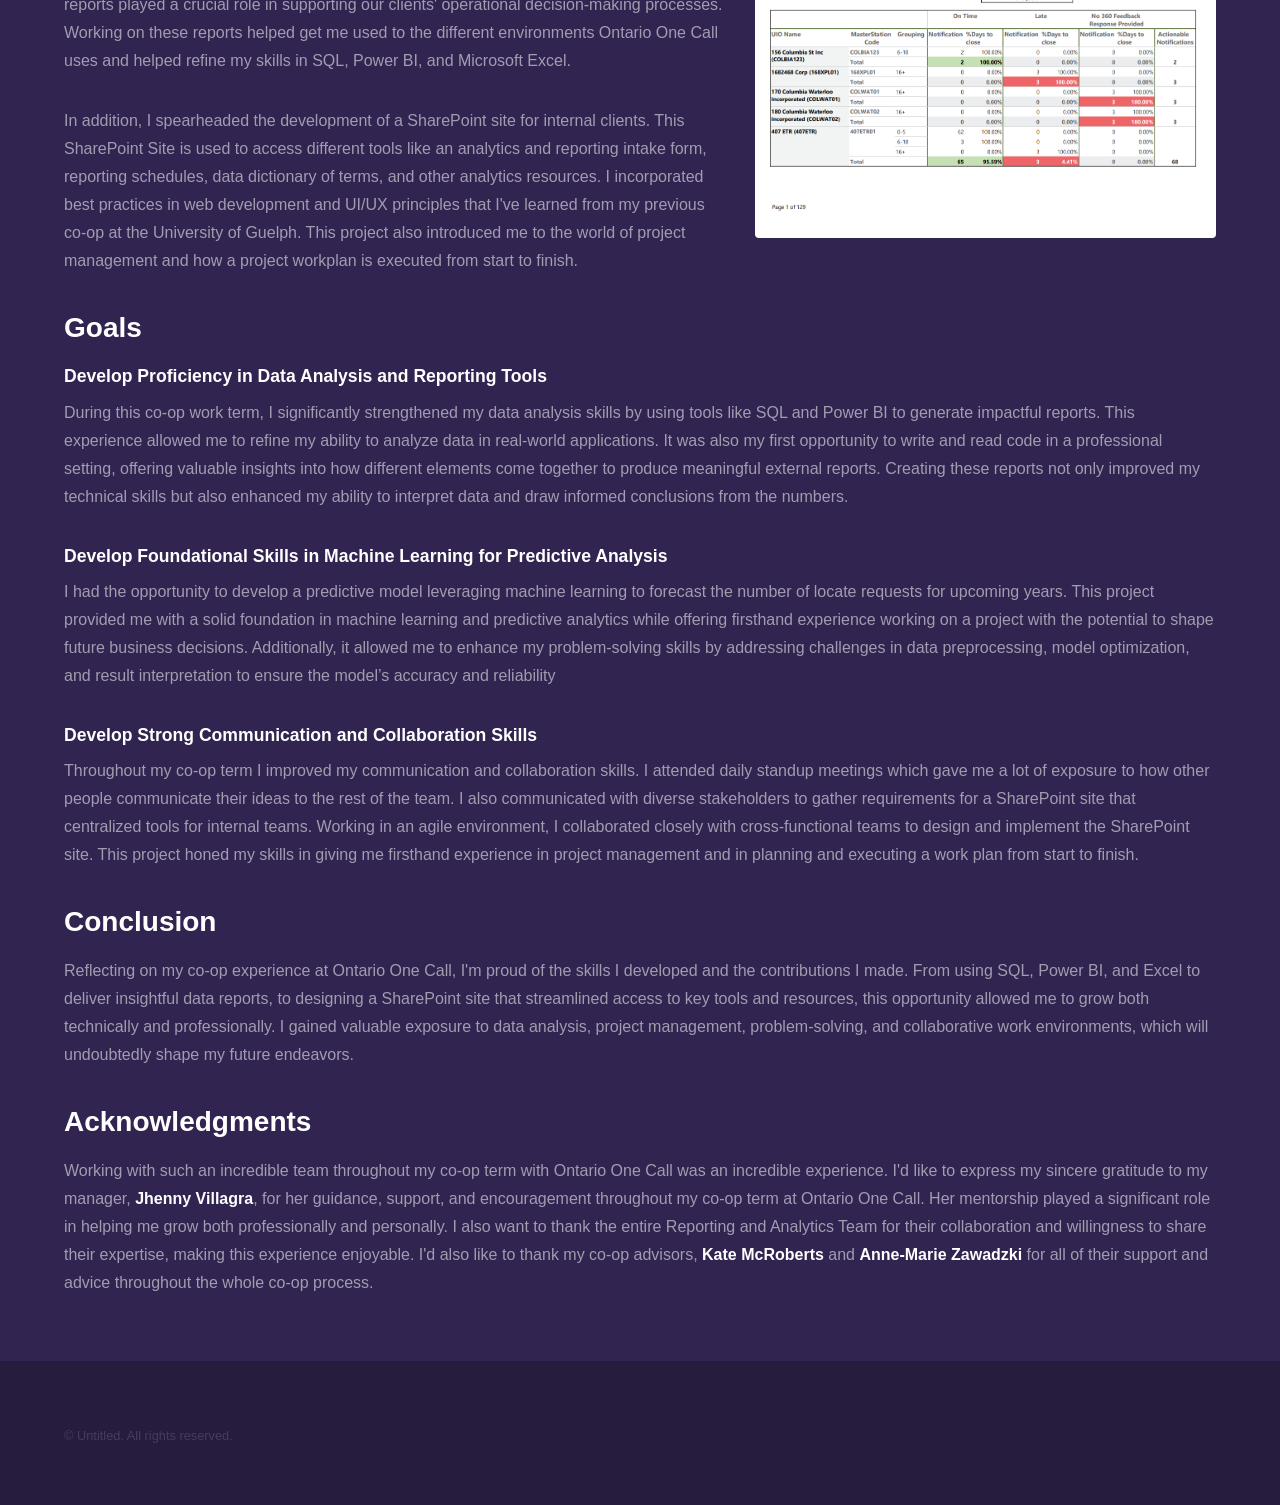
<file: WT2.html>
<!DOCTYPE HTML>
<!--
	Hyperspace by HTML5 UP
	html5up.net | @ajlkn
	Free for personal and commercial use under the CCA 3.0 license (html5up.net/license)
-->
<html>
	<head>
		<title>Ontario One Call - Work Term Report Fall 2024</title>
		<meta charset="utf-8" />
		<meta name="viewport" content="width=device-width, initial-scale=1, user-scalable=no" />
		<link rel="stylesheet" href="assets/css/main.css" />
		<noscript><link rel="stylesheet" href="assets/css/noscript.css" /></noscript>
	</head>
	<body class="is-preload">

		<!-- Header -->
			<header id="header">
				<!-- <a href="index.html" class="title">Hyperspace</a> -->
				<nav>
					<ul>
						<li><a href="index.html">Home</a></li>
						<li><a href="WT2.html" class="active">WT2</a></li>
						<!-- <li><a href="elements.html">Elements</a></li> -->
					</ul>
				</nav>
			</header>

		<!-- Wrapper -->
			<div id="wrapper">

				<!-- Main -->
					<section id="main" class="wrapper">
						<div class="inner">
							<h1 class="major">Ontario One Call - Work Term Report Fall 2024</h1>
							<p>Welcome to my website! My name is Mohammad Sameer and I'm a 3rd year Software Engineering student at the University of Guelph. This blog will shed light on my 4 month co-op work term as a Data Reporting Analyst at Ontario One Call.</p>
							<span class="image fit"><img src="images/OOCBuilding.jpg" alt="" style="width: 70%;" /></span>
							<h2>About Ontario One Call</h2>
							<p>Ontario One Call is a non-profit organization dedicated to promoting safety and preventing damage to underground infrastructure across Ontario. As Ontario’s regulated one-call notification system, they act as the intermediary between underground infrastructure owners and excavators.  Ontario One Call ensures a seamless connection between excavators and the owners of underground infrastructure like gas lines, water pipes, and telecommunications cables.</p>
							<p>When an individual or organization submits a locate request, Ontario One Call notifies the relevant infrastructure owners, facilitating the process of marking underground utilities. This collaboration minimizes the risk of accidental damage, which could lead to service disruptions, costly repairs, or even serious safety hazards. Their mission is to reduce risks, protect essential services, and educate communities about the importance of safe digging practices.</p>
							<h3>Fun Facts</h3>
							<ul>
								<li> Ontario One Call processes more than 1,000,000 locate requests every year</li>
								<li>Ontario law requires you to contact Ontario One Call before starting any excavation project, even planting a tree in your backyard</li>
								<li>From utilities to municipalities, over 850 organizations rely on Ontario One Call to protect their underground infrastructure</li>
							</ul>
							<h2>Job Description - Data Reporting Analyst Co-op</h2>
							<!-- <p>As a Data Reporting Analyst, I got to work on a lot of different projects.
							One of the things I did was send out monthly reports to clients such as Rogers, Bell,
							and Peel Region. I generated and analyzed these reports using tools like SQL, Power BI,
							and Microsoft Excel. These reports played a crucial role in supporting our clients'
							operational decision-making processes. Working on these reports helped get me used to
							the different environments Ontario One Call uses and helped refine my skills in SQL,
							Power BI, and Microsoft Excel. </p> -->
							<p><span class="image right"><img src="images/LocateRequests.png" alt="" /></span>As a Data Reporting Analyst, I got to work on a lot of different projects.
								One of the things I did was send out monthly reports to clients such as Rogers, Bell,
								and Peel Region. I generated and analyzed these reports using tools like SQL, Power BI,
								and Microsoft Excel. These reports played a crucial role in supporting our clients'
								operational decision-making processes. Working on these reports helped get me used to
								the different environments Ontario One Call uses and helped refine my skills in SQL,
								Power BI, and Microsoft Excel. </p>
							<p>In addition, I spearheaded the development of a SharePoint site for internal clients.
							This SharePoint Site is used to access different tools like an analytics and reporting
							intake form, reporting schedules, data dictionary of terms, and other analytics resources.
							I incorporated best practices in web development and UI/UX principles that I've learned from
							my previous co-op at the University of Guelph. This project also introduced me to the world of
							project management and how a project workplan is executed from start to finish.</p>
						<h2>Goals</h2>
						<h3>Develop Proficiency in Data Analysis and Reporting Tools</h3>
						<p>During this co-op work term, I significantly strengthened my data analysis skills by using tools
						like SQL and Power BI to generate impactful reports. This experience allowed me to refine my ability
						to analyze data in real-world applications. It was also my first opportunity to write and read code 
						in a professional setting, offering valuable insights into how different elements come together to 
						produce meaningful external reports. Creating these reports not only improved my technical skills 
						but also enhanced my ability to interpret data and draw informed conclusions from the numbers.
						</p>
						<h3>Develop Foundational Skills in Machine Learning for Predictive Analysis</h3>
						<p>I had the opportunity to develop a predictive model leveraging machine learning to forecast the number
						of locate requests for upcoming years. This project provided me with a solid foundation in machine learning
						and predictive analytics while offering firsthand experience working on a project with the potential to shape
						future business decisions. Additionally, it allowed me to enhance my problem-solving skills by addressing
						challenges in data preprocessing, model optimization, and result interpretation to ensure the model’s accuracy
						and reliability</p>
						<h3>Develop Strong Communication and Collaboration Skills</h3>
						<p>Throughout my co-op term I improved my communication and collaboration skills. I attended daily standup meetings
						which gave me a lot of exposure to how other people communicate their ideas to the rest of the team. I also communicated
						with diverse stakeholders to gather requirements for a SharePoint site that centralized tools for internal teams. Working
						in an agile environment, I collaborated closely with cross-functional teams to design and implement the SharePoint site.
						This project honed my skills in giving me firsthand experience in project management and in planning and executing a work
						plan from start to finish.</p>
						<h2>Conclusion</h2>
						<p>Reflecting on my co-op experience at Ontario One Call, I'm proud of the skills I developed and the contributions I made.
						From using SQL, Power BI, and Excel to deliver insightful data reports, to designing a SharePoint site that streamlined access
						to key tools and resources, this opportunity allowed me to grow both technically and professionally. I gained valuable exposure
						to data analysis, project management, problem-solving, and collaborative work environments, which will undoubtedly shape my future endeavors.</p>
						<h2>Acknowledgments</h2>
						<p>Working with such an incredible team throughout my co-op term with Ontario One Call was an incredible experience. I'd like to
						express my sincere gratitude to my manager, <b>Jhenny Villagra</b>, for her guidance, support, and encouragement throughout my
						co-op term at Ontario One Call. Her mentorship played a significant role in helping me grow both professionally and personally.
						I also want to thank the entire Reporting and Analytics Team for their collaboration and willingness to share their expertise,
						making this experience enjoyable. I'd also like to thank my co-op advisors, <b>Kate McRoberts</b> and <b>Anne-Marie Zawadzki</b>
						for all of their support and advice throughout the whole co-op process.</p>
						</div>
					</section>

			</div>

		<!-- Footer -->
			<footer id="footer" class="wrapper alt">
				<div class="inner">
					<ul class="menu">
						<li>&copy; Untitled. All rights reserved.

						<!-- </li><li>Design: <a href="http://html5up.net">HTML5 UP</a></li> -->
					</ul>
				</div>
			</footer>

		<!-- Scripts -->
			<script src="assets/js/jquery.min.js"></script>
			<script src="assets/js/jquery.scrollex.min.js"></script>
			<script src="assets/js/jquery.scrolly.min.js"></script>
			<script src="assets/js/browser.min.js"></script>
			<script src="assets/js/breakpoints.min.js"></script>
			<script src="assets/js/util.js"></script>
			<script src="assets/js/main.js"></script>

	</body>
</html>
</file>
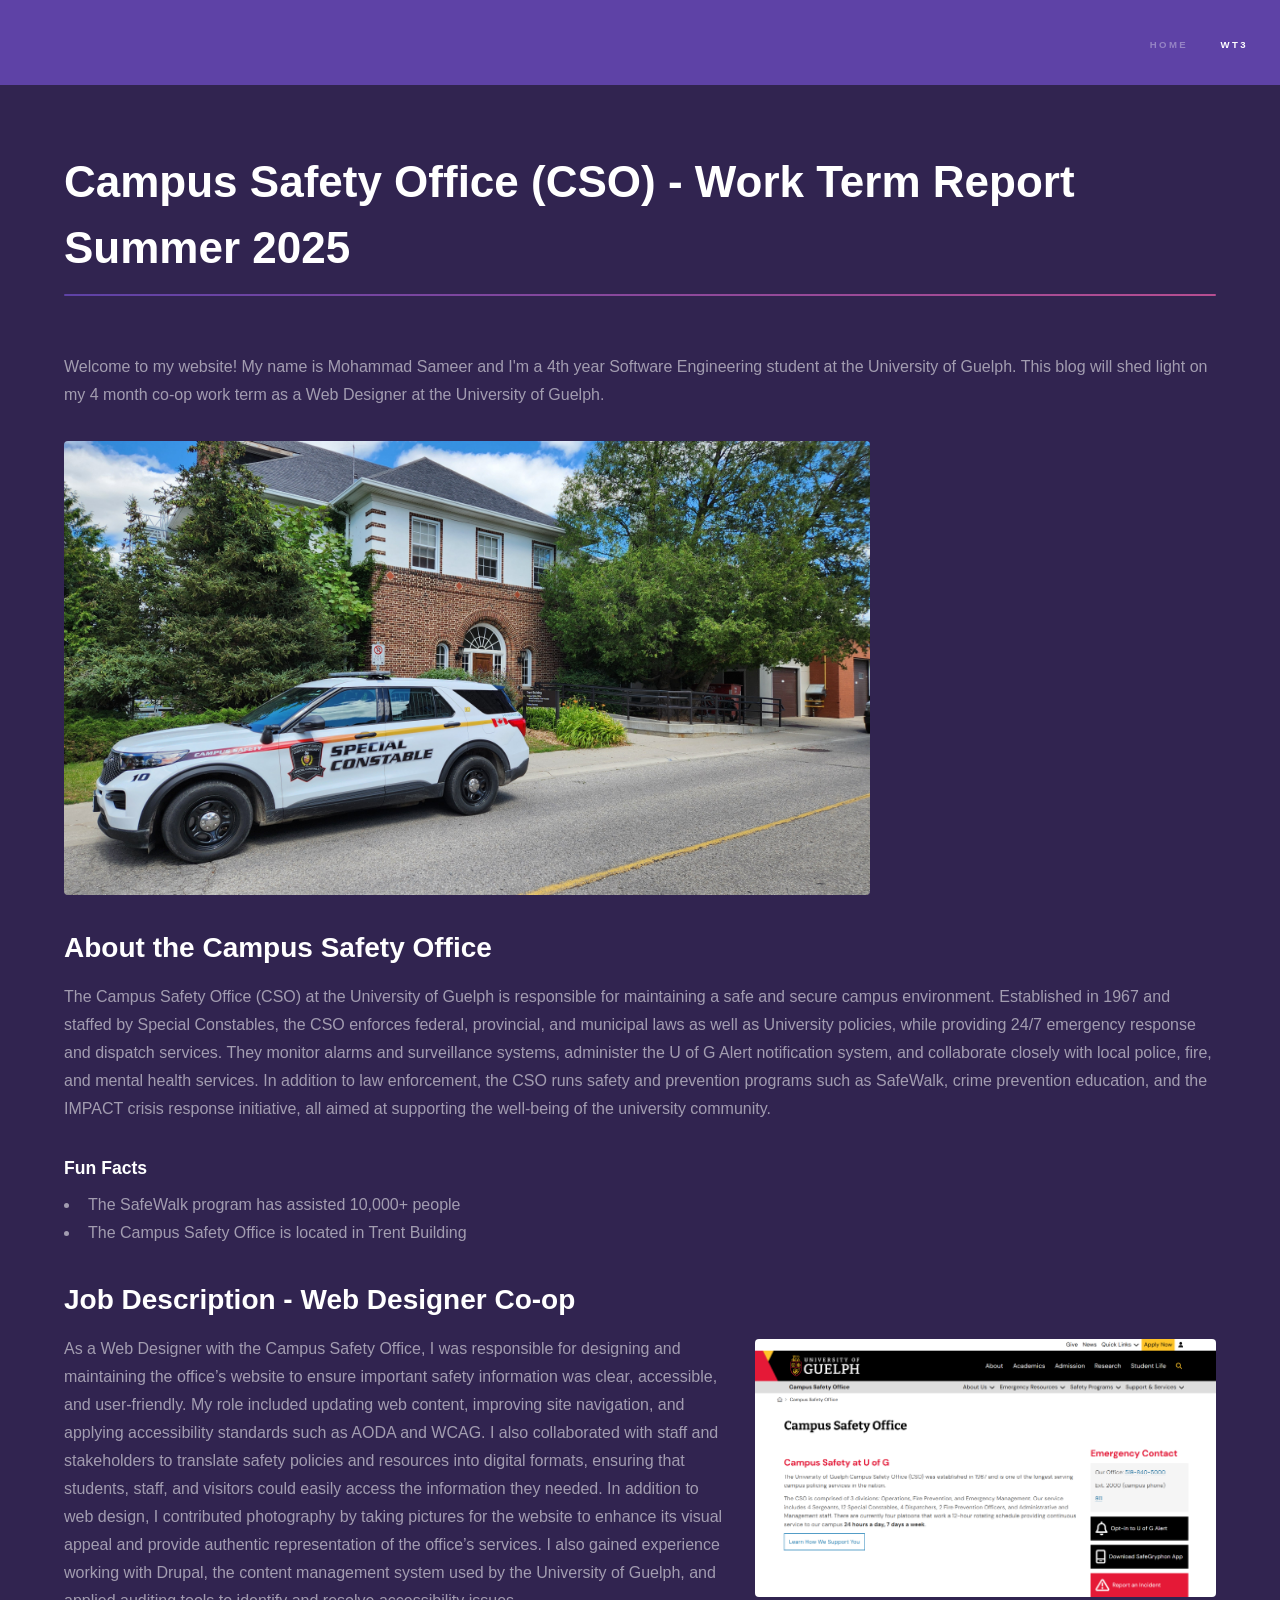
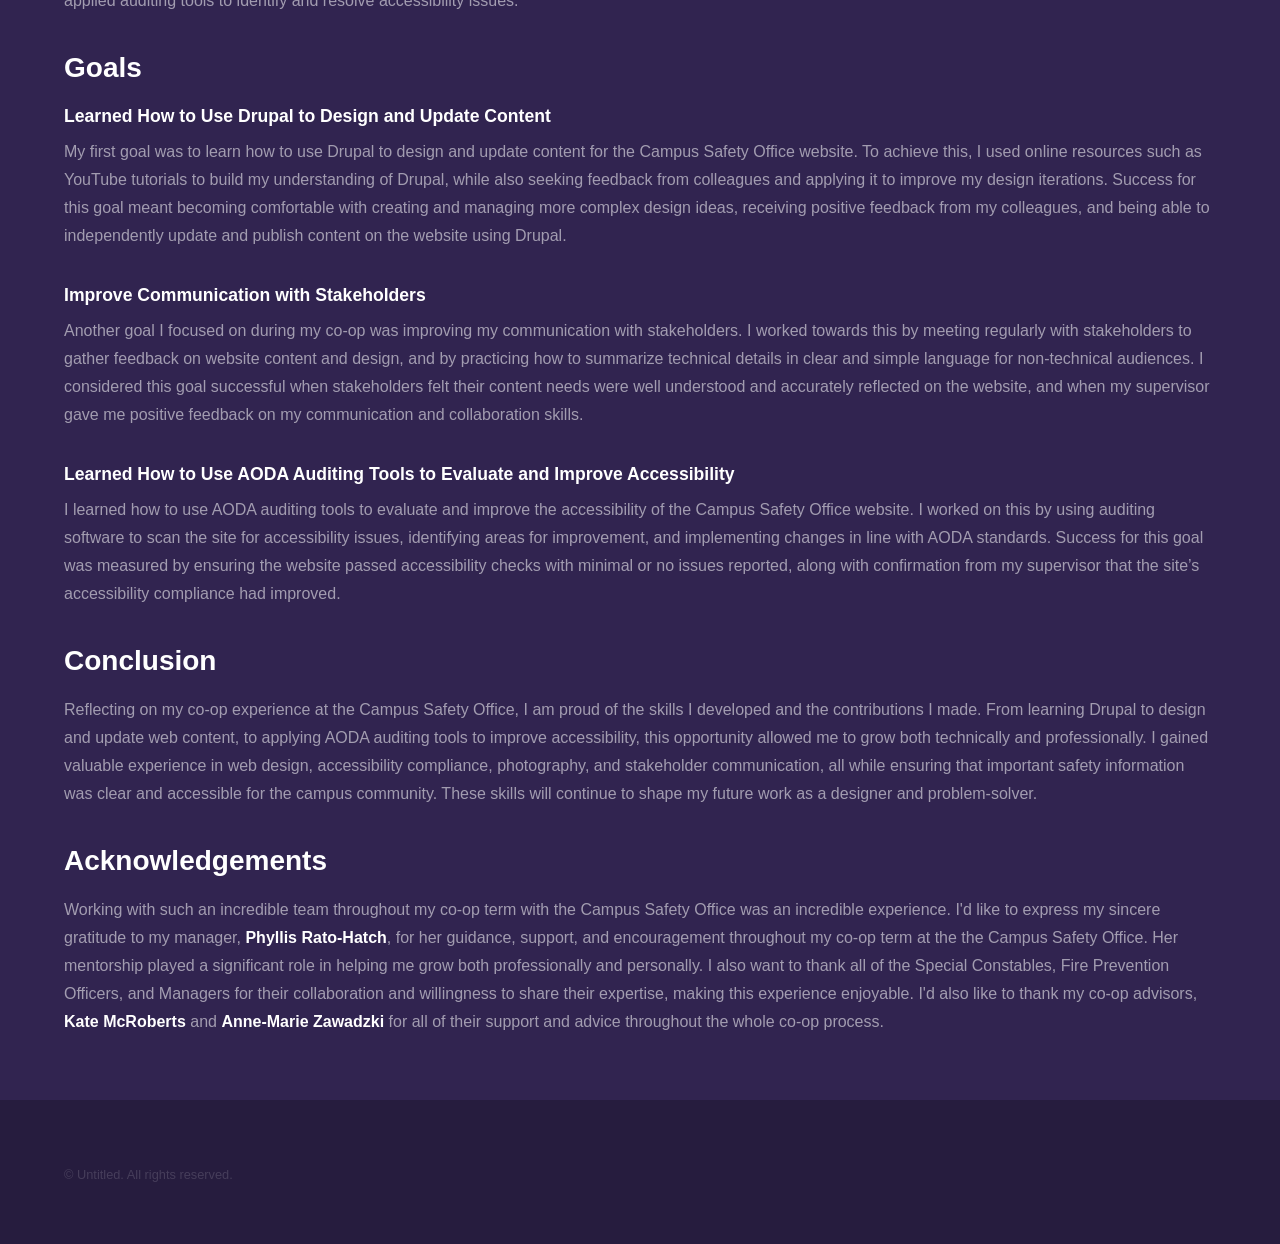
<file: WT3.html>
<!DOCTYPE HTML>
<!--
	Hyperspace by HTML5 UP
	html5up.net | @ajlkn
	Free for personal and commercial use under the CCA 3.0 license (html5up.net/license)
-->
<html>
	<head>
		<title>Campus Safety Office (CSO) - Work Term Report Summer 2025</title>
		<meta charset="utf-8" />
		<meta name="viewport" content="width=device-width, initial-scale=1, user-scalable=no" />
		<link rel="stylesheet" href="assets/css/main.css" />
		<noscript><link rel="stylesheet" href="assets/css/noscript.css" /></noscript>
	</head>
	<body class="is-preload">

		<!-- Header -->
			<header id="header">
				<!-- <a href="index.html" class="title">Hyperspace</a> -->
				<nav>
					<ul>
						<li><a href="index.html">Home</a></li>
						<li><a href="WT3.html" class="active">WT3</a></li>
						<!-- <li><a href="elements.html">Elements</a></li> -->
					</ul>
				</nav>
			</header>

		<!-- Wrapper -->
			<div id="wrapper">

				<!-- Main -->
					<section id="main" class="wrapper">
						<div class="inner">
							<h1 class="major">Campus Safety Office (CSO) - Work Term Report Summer 2025</h1>
							<p>Welcome to my website! My name is Mohammad Sameer and I'm a 4th year Software Engineering student at the University of Guelph. This blog will shed light on my 4 month co-op work term as a Web Designer at the University of Guelph.</p>
							<span class="image fit"><img src="images/TrentBuilding.jpg" alt="" style="width: 70%;" /></span>
							<h2>About the Campus Safety Office</h2>
							<p>The Campus Safety Office (CSO) at the University of Guelph is responsible for maintaining a safe and secure campus environment. Established in 1967 and staffed by Special Constables, the CSO enforces federal, provincial, and municipal laws as well as University policies, while providing 24/7 emergency response and dispatch services. They monitor alarms and surveillance systems, administer the U of G Alert notification system, and collaborate closely with local police, fire, and mental health services. In addition to law enforcement, the CSO runs safety and prevention programs such as SafeWalk, crime prevention education, and the IMPACT crisis response initiative, all aimed at supporting the well-being of the university community.</p>
							<h3>Fun Facts</h3>
							<ul>
								<li> The SafeWalk program has assisted 10,000+ people</li>
								<li>The Campus Safety Office is located in Trent Building</li>
							</ul>
							<h2>Job Description - Web Designer Co-op</h2>
							<!-- <p>As a Data Reporting Analyst, I got to work on a lot of different projects.
							One of the things I did was send out monthly reports to clients such as Rogers, Bell,
							and Peel Region. I generated and analyzed these reports using tools like SQL, Power BI,
							and Microsoft Excel. These reports played a crucial role in supporting our clients'
							operational decision-making processes. Working on these reports helped get me used to
							the different environments Ontario One Call uses and helped refine my skills in SQL,
							Power BI, and Microsoft Excel. </p> -->
							<p><span class="image right"><img src="images/CSO HomePage.png" alt="" /></span>As a Web Designer with the Campus Safety Office,
							I was responsible for designing and maintaining the office’s website to ensure important safety
							information was clear, accessible, and user-friendly. My role included updating web content, improving site navigation, and applying accessibility standards such as AODA and WCAG.
							I also collaborated with staff and stakeholders to translate safety policies and resources into digital formats, ensuring that students, staff, and visitors could easily access the information they needed.
							In addition to web design, I contributed photography by taking pictures for the website to enhance its visual appeal and provide authentic representation of the office’s services.
							I also gained experience working with Drupal, the content management system used by the University of Guelph, and applied auditing tools to identify and resolve accessibility issues. </p>

						<h2>Goals</h2>
						<h3>Learned How to Use Drupal to Design and Update Content</h3>
						<p>My first goal was to learn how to use Drupal to design and update content for the Campus Safety Office website.
						To achieve this, I used online resources such as YouTube tutorials to build my understanding of Drupal,
						while also seeking feedback from colleagues and applying it to improve my design iterations.
						Success for this goal meant becoming comfortable with creating and managing more complex design ideas,
						receiving positive feedback from my colleagues, and being able to independently update and publish content on the website using Drupal.
						</p>
						<h3>Improve Communication with Stakeholders</h3>
						<p>Another goal I focused on during my co-op was improving my communication with stakeholders.
						I worked towards this by meeting regularly with stakeholders to gather feedback on website content and design,
						and by practicing how to summarize technical details in clear and simple language for non-technical audiences.
						I considered this goal successful when stakeholders felt their content needs were well understood and accurately
						reflected on the website, and when my supervisor gave me positive feedback on my communication and collaboration skills.</p>
						<h3>Learned How to Use AODA Auditing Tools to Evaluate and Improve Accessibility</h3>
						<p>I learned how to use AODA auditing tools to evaluate and improve the accessibility of the Campus Safety Office website.
						I worked on this by using auditing software to scan the site for accessibility issues, identifying areas for improvement,
						and implementing changes in line with AODA standards. Success for this goal was measured by ensuring the website passed accessibility
						checks with minimal or no issues reported, along with confirmation from my supervisor that the site’s accessibility compliance had improved.</p>
						<h2>Conclusion</h2>
						<p>Reflecting on my co-op experience at the Campus Safety Office, I am proud of the skills I developed and the contributions I made.
						From learning Drupal to design and update web content, to applying AODA auditing tools to improve accessibility, this opportunity
						allowed me to grow both technically and professionally. I gained valuable experience in web design, accessibility compliance, photography,
						and stakeholder communication, all while ensuring that important safety information was clear and accessible for the campus community.
						These skills will continue to shape my future work as a designer and problem-solver.</h2>
						<h2>Acknowledgements</h2>
						<p>Working with such an incredible team throughout my co-op term with the Campus Safety Office was an incredible experience. I'd like to
						express my sincere gratitude to my manager, <b>Phyllis Rato-Hatch</b>, for her guidance, support, and encouragement throughout my
						co-op term at the the Campus Safety Office. Her mentorship played a significant role in helping me grow both professionally and personally.
						I also want to thank all of the Special Constables, Fire Prevention Officers, and Managers for their collaboration and willingness to share their expertise,
						making this experience enjoyable. I'd also like to thank my co-op advisors, <b>Kate McRoberts</b> and <b>Anne-Marie Zawadzki</b>
						for all of their support and advice throughout the whole co-op process.</p>
						</div>
					</section>

			</div>

		<!-- Footer -->
			<footer id="footer" class="wrapper alt">
				<div class="inner">
					<ul class="menu">
						<li>&copy; Untitled. All rights reserved.

						<!-- </li><li>Design: <a href="http://html5up.net">HTML5 UP</a></li> -->
					</ul>
				</div>
			</footer>

		<!-- Scripts -->
			<script src="assets/js/jquery.min.js"></script>
			<script src="assets/js/jquery.scrollex.min.js"></script>
			<script src="assets/js/jquery.scrolly.min.js"></script>
			<script src="assets/js/browser.min.js"></script>
			<script src="assets/js/breakpoints.min.js"></script>
			<script src="assets/js/util.js"></script>
			<script src="assets/js/main.js"></script>

	</body>
</html>
</file>
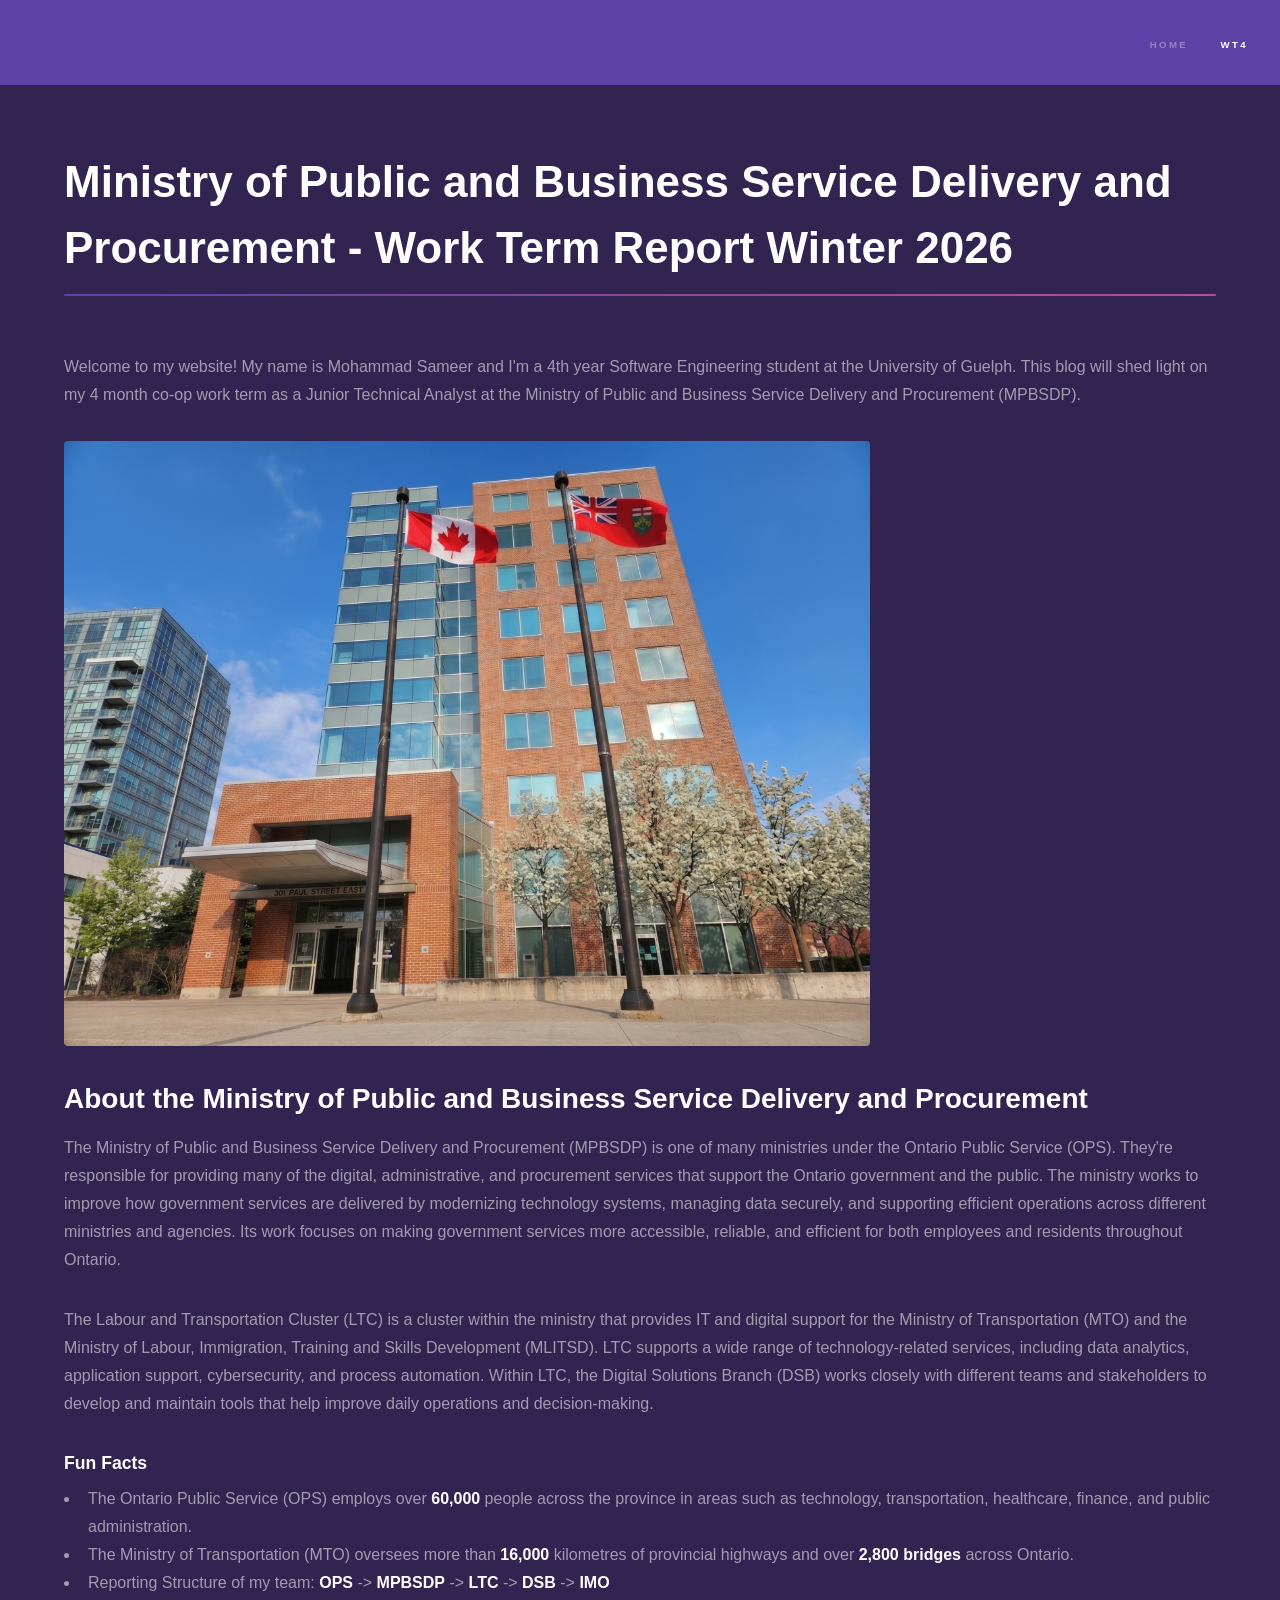
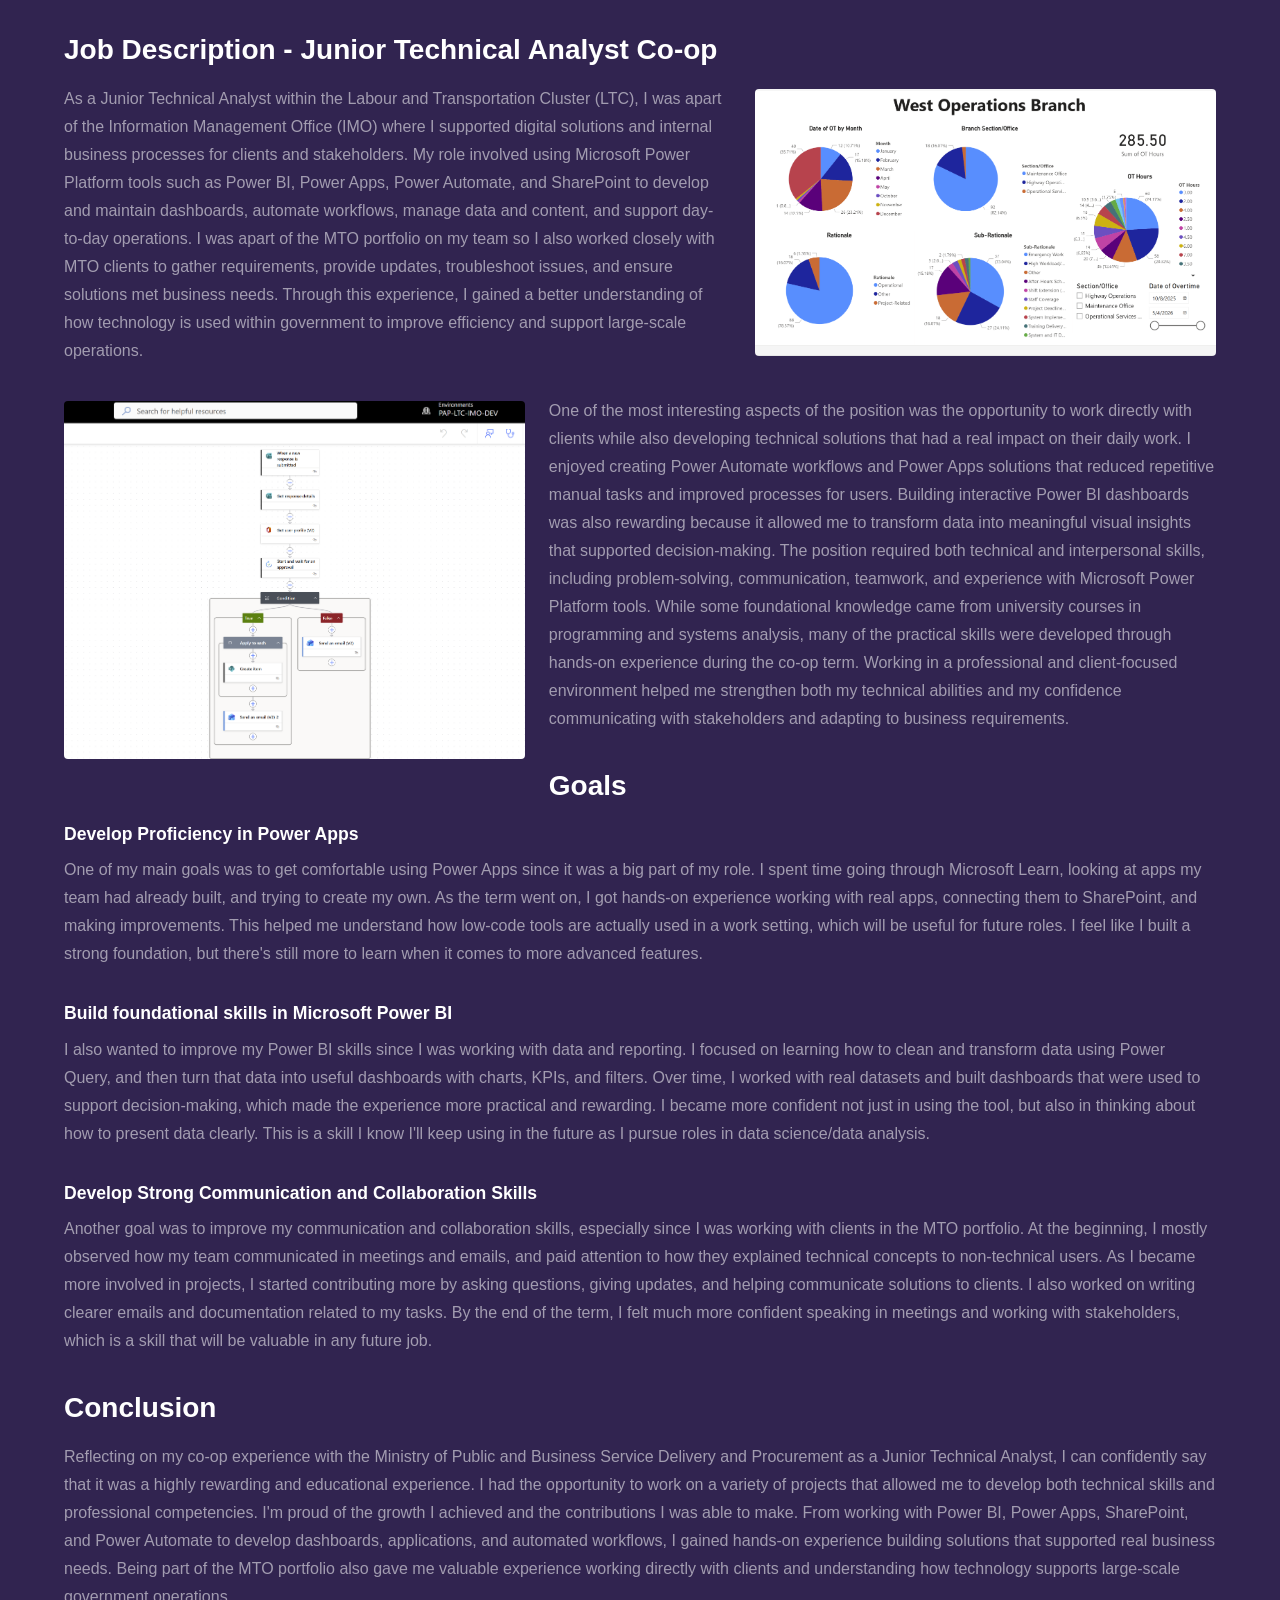
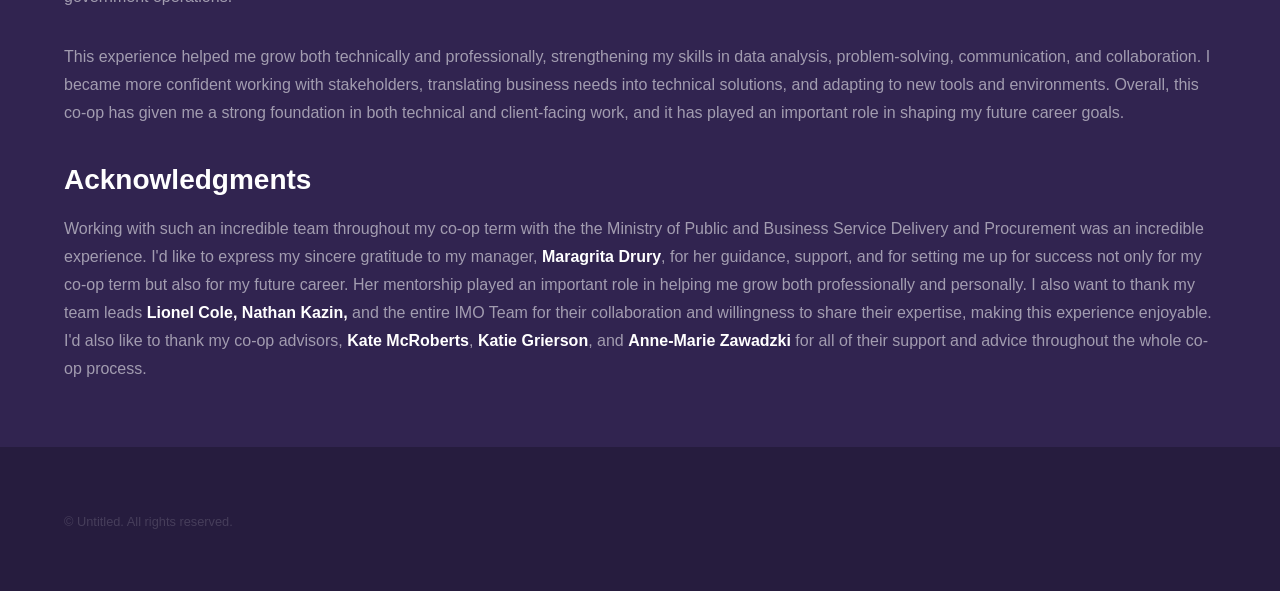
<file: WT4.html>
<!DOCTYPE HTML>
<!--
	Hyperspace by HTML5 UP
	html5up.net | @ajlkn
	Free for personal and commercial use under the CCA 3.0 license (html5up.net/license)
-->
<html>
	<head>
		<title>Ministry of Public and Business Service Delivery and Procurement - Work Term Report Winter 2026</title>
		<meta charset="utf-8" />
		<meta name="viewport" content="width=device-width, initial-scale=1, user-scalable=no" />
		<link rel="stylesheet" href="assets/css/main.css" />
		<noscript><link rel="stylesheet" href="assets/css/noscript.css" /></noscript>
	</head>
	<body class="is-preload">

		<!-- Header -->
			<header id="header">
				<!-- <a href="index.html" class="title">Hyperspace</a> -->
				<nav>
					<ul>
						<li><a href="index.html">Home</a></li>
						<li><a href="WT4.html" class="active">WT4</a></li>
						<!-- <li><a href="elements.html">Elements</a></li> -->
					</ul>
				</nav>
			</header>

		<!-- Wrapper -->
			<div id="wrapper">

				<!-- Main -->
					<section id="main" class="wrapper">
						<div class="inner">
							<h1 class="major">Ministry of Public and Business Service Delivery and Procurement - Work Term Report Winter 2026</h1>
							<p>Welcome to my website! My name is Mohammad Sameer and I'm a 4th year Software Engineering student at the University of Guelph. This blog will shed light on my 4 month co-op work term as a Junior Technical Analyst at the Ministry of Public and Business Service Delivery and Procurement (MPBSDP).</p>
							<span class="image fit"><img src="images/STCathOfficeAI.png" alt="" style="width: 70%;" /></span>
							<h2>About the Ministry of Public and Business Service Delivery and Procurement</h2>
							<p>The Ministry of Public and Business Service Delivery and Procurement (MPBSDP) is one of many ministries under the Ontario Public Service (OPS). They're responsible for providing many of the digital, administrative, and procurement services that support the Ontario government and the public. The ministry works to improve how government services are delivered by modernizing technology systems, managing data securely, and supporting efficient operations across different ministries and agencies. Its work focuses on making government services more accessible, reliable, and efficient for both employees and residents throughout Ontario.</p>
							<p>The Labour and Transportation Cluster (LTC) is a cluster within the ministry that provides IT and digital support for the Ministry of Transportation (MTO) and the Ministry of Labour, Immigration, Training and Skills Development (MLITSD). LTC supports a wide range of technology-related services, including data analytics, application support, cybersecurity, and process automation. Within LTC, the Digital Solutions Branch (DSB) works closely with different teams and stakeholders to develop and maintain tools that help improve daily operations and decision-making.</p>
							<h3>Fun Facts</h3>
							<ul>
								<li>The Ontario Public Service (OPS) employs over <b>60,000</b> people across the province in areas such as technology, transportation, healthcare, finance, and public administration.</li>
								<li>The Ministry of Transportation (MTO) oversees more than <b>16,000</b> kilometres of provincial highways and over <b>2,800 bridges</b> across Ontario.</li>
								<li>Reporting Structure of my team: <b>OPS</b> -> <b>MPBSDP</b> -> <b>LTC</b> -> <b>DSB</b> -> <b>IMO</b></li>
							</ul>
							<h2>Job Description - Junior Technical Analyst Co-op</h2>
							<!-- <p>As a Data Reporting Analyst, I got to work on a lot of different projects.
							One of the things I did was send out monthly reports to clients such as Rogers, Bell,
							and Peel Region. I generated and analyzed these reports using tools like SQL, Power BI,
							and Microsoft Excel. These reports played a crucial role in supporting our clients'
							operational decision-making processes. Working on these reports helped get me used to
							the different environments Ontario One Call uses and helped refine my skills in SQL,
							Power BI, and Microsoft Excel. </p> -->
							<p><span class="image right"><img src="images/powerBIDashboardScreenshot.png" alt="" /></span>As a Junior Technical
							Analyst within the Labour and Transportation Cluster (LTC), I was apart of the Information Management Office (IMO) where I supported digital solutions and internal business
							processes for clients and stakeholders. My role involved using Microsoft Power Platform tools such as Power BI, Power Apps, Power Automate, and SharePoint to develop and maintain dashboards, automate workflows, manage data and content, and support day-to-day operations.
							I was apart of the MTO portfolio on my team so I also worked closely with MTO clients to gather requirements, provide updates, troubleshoot issues, and ensure solutions met business needs.
							Through this experience, I gained a better understanding of how technology is used within government to improve efficiency and support large-scale operations. </p>
							<p><span class="image left"><img src="images/powerAutomateScreenshot.png" alt="" /></span>
							<p>One of the most interesting aspects of the position was the opportunity to work directly
							with clients while also developing technical solutions that had a real impact on their daily work. 
							I enjoyed creating Power Automate workflows and Power Apps solutions that reduced repetitive manual
							tasks and improved processes for users. Building interactive Power BI dashboards was also rewarding
							because it allowed me to transform data into meaningful visual insights that supported decision-making.
							The position required both technical and interpersonal skills, including problem-solving, communication, teamwork, and experience with Microsoft Power Platform tools.
							While some foundational knowledge came from university courses in programming and systems analysis, many of the practical skills were developed through hands-on experience during the co-op term.
							Working in a professional and client-focused environment helped me strengthen both my technical abilities and my confidence communicating with stakeholders and adapting to business requirements.</p>
						<h2>Goals</h2>
						<h3>Develop Proficiency in Power Apps</h3>
						<p>One of my main goals was to get comfortable using Power Apps since it was a big part of my role.
						I spent time going through Microsoft Learn, looking at apps my team had already built, and trying to create my own.
						As the term went on, I got hands-on experience working with real apps, connecting them to SharePoint, and making improvements.
						This helped me understand how low-code tools are actually used in a work setting, which will be useful for future roles.
						I feel like I built a strong foundation, but there's still more to learn when it comes to more advanced features.
						</p>
						<h3>Build foundational skills in Microsoft Power BI</h3>
						<p>I also wanted to improve my Power BI skills since I was working with data and reporting.
						I focused on learning how to clean and transform data using Power Query, and then turn that data into useful dashboards with charts, KPIs, and filters.
						Over time, I worked with real datasets and built dashboards that were used to support decision-making, which made the experience more practical and rewarding.
						I became more confident not just in using the tool, but also in thinking about how to present data clearly.
						This is a skill I know I'll keep using in the future as I pursue roles in data science/data analysis.</p>
						<h3>Develop Strong Communication and Collaboration Skills</h3>
						<p>Another goal was to improve my communication and collaboration skills, especially since I was working with clients in the MTO portfolio.
						At the beginning, I mostly observed how my team communicated in meetings and emails, and paid attention to how they explained technical concepts to non-technical users.
						As I became more involved in projects, I started contributing more by asking questions, giving updates, and helping communicate solutions to clients.
						I also worked on writing clearer emails and documentation related to my tasks.
						By the end of the term, I felt much more confident speaking in meetings and working with stakeholders, which is a skill that will be valuable in any future job.</p>
						<h2>Conclusion</h2>
						<p>Reflecting on my co-op experience with the Ministry of Public and Business Service Delivery and Procurement as a Junior Technical Analyst, I can confidently say that it was a highly rewarding and educational experience. I had the opportunity to work on a variety of projects that allowed me to develop both technical skills and professional competencies.
						I'm proud of the growth I achieved and the contributions I was able to make. From working with Power BI, Power Apps,
						SharePoint, and Power Automate to develop dashboards, applications, and automated workflows, I gained hands-on experience building solutions that supported real business needs.
						Being part of the MTO portfolio also gave me valuable experience working directly with clients and understanding how technology supports large-scale government operations.</p>
						<p>This experience helped me grow both technically and professionally, strengthening my skills in data analysis, problem-solving, communication, and collaboration.
						I became more confident working with stakeholders, translating business needs into technical solutions, and adapting to new tools and environments.
						Overall, this co-op has given me a strong foundation in both technical and client-facing work, and it has played an important role in shaping my future career goals.</p>
						<h2>Acknowledgments</h2>
						<p>Working with such an incredible team throughout my co-op term with the the Ministry of Public and Business Service Delivery and Procurement was an incredible experience. I'd like to
						express my sincere gratitude to my manager, <b>Maragrita Drury</b>, for her guidance, support, and for setting me up for success not only for my co-op term but also for my future career.
						Her mentorship played an important role in helping me grow both professionally and personally.
						I also want to thank my team leads <b>Lionel Cole, Nathan Kazin, </b>and the entire IMO Team for their collaboration and willingness to share their expertise,
						making this experience enjoyable. I'd also like to thank my co-op advisors, <b>Kate McRoberts</b>, <b>Katie Grierson</b>, and <b>Anne-Marie Zawadzki</b>
						for all of their support and advice throughout the whole co-op process.</p>
						</div>
					</section>

			</div>

		<!-- Footer -->
			<footer id="footer" class="wrapper alt">
				<div class="inner">
					<ul class="menu">
						<li>&copy; Untitled. All rights reserved.

						<!-- </li><li>Design: <a href="http://html5up.net">HTML5 UP</a></li> -->
					</ul>
				</div>
			</footer>

		<!-- Scripts -->
			<script src="assets/js/jquery.min.js"></script>
			<script src="assets/js/jquery.scrollex.min.js"></script>
			<script src="assets/js/jquery.scrolly.min.js"></script>
			<script src="assets/js/browser.min.js"></script>
			<script src="assets/js/breakpoints.min.js"></script>
			<script src="assets/js/util.js"></script>
			<script src="assets/js/main.js"></script>

	</body>
</html>
</file>
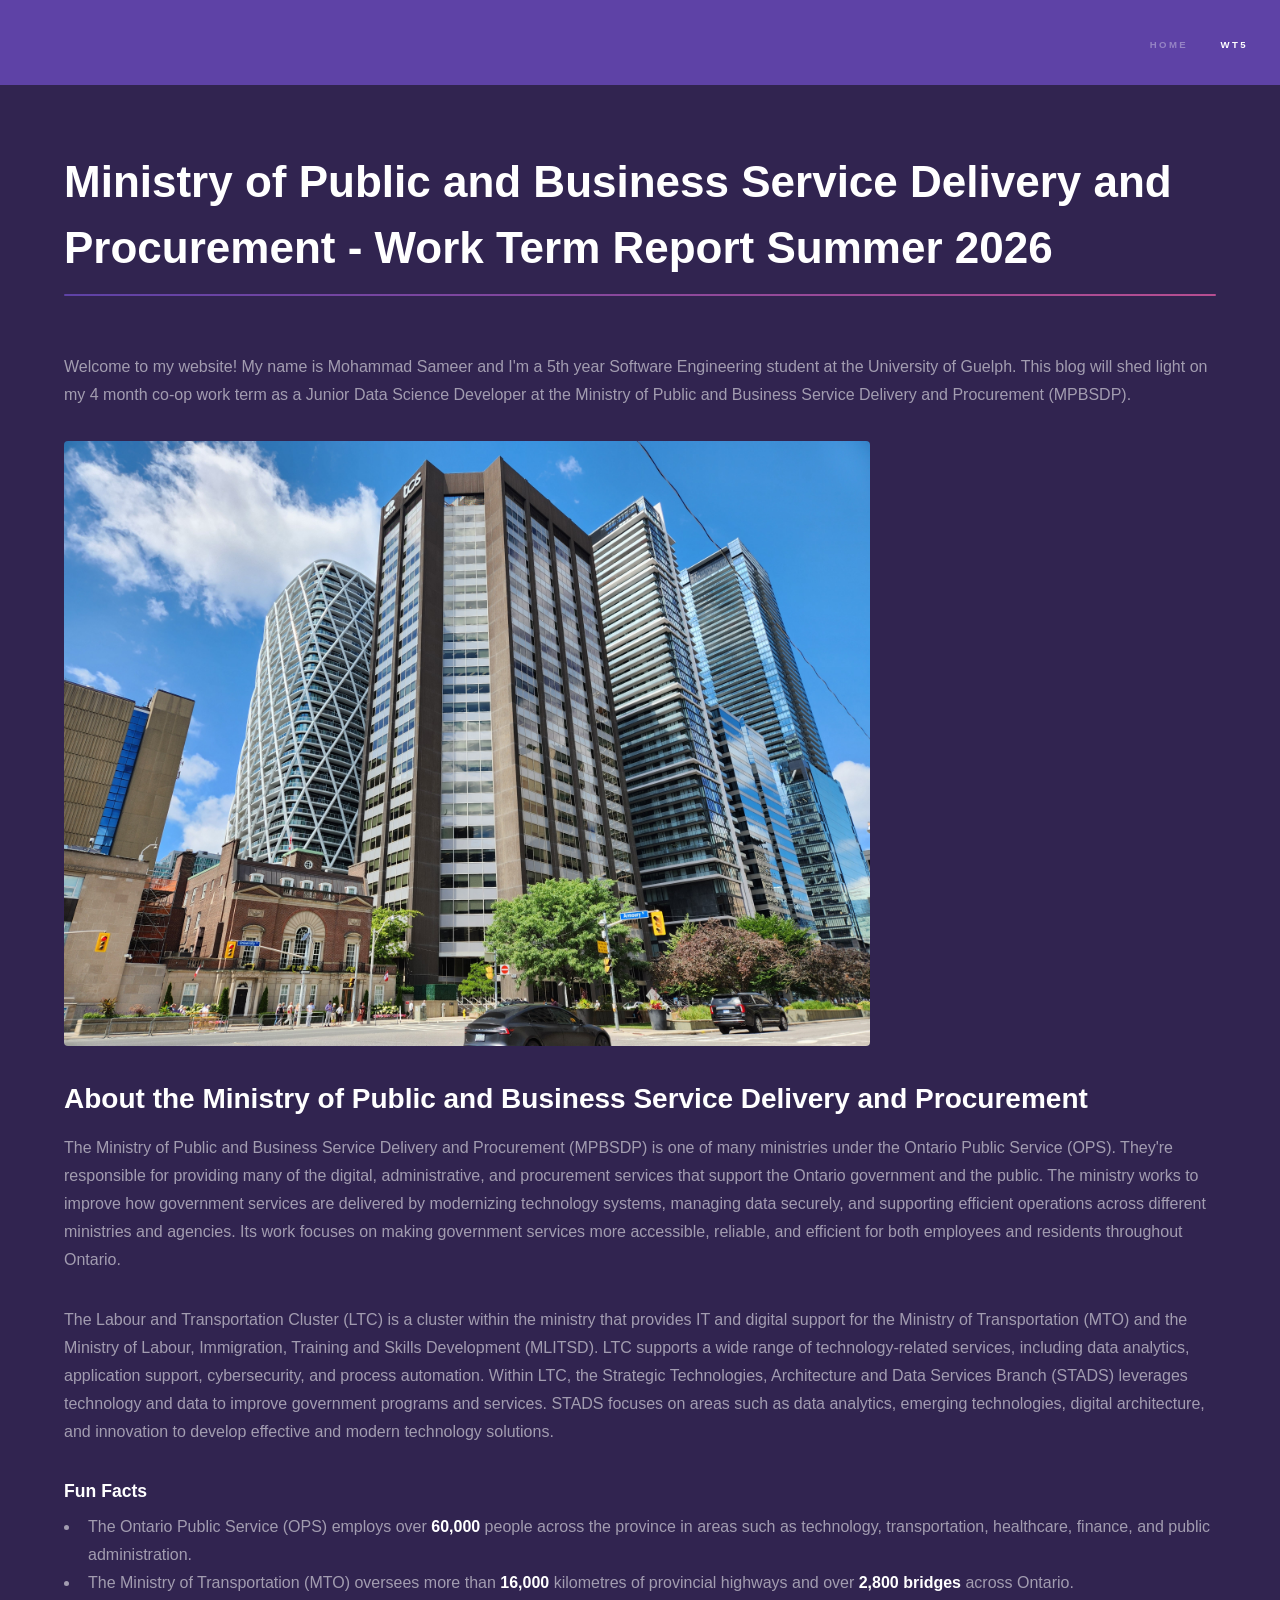
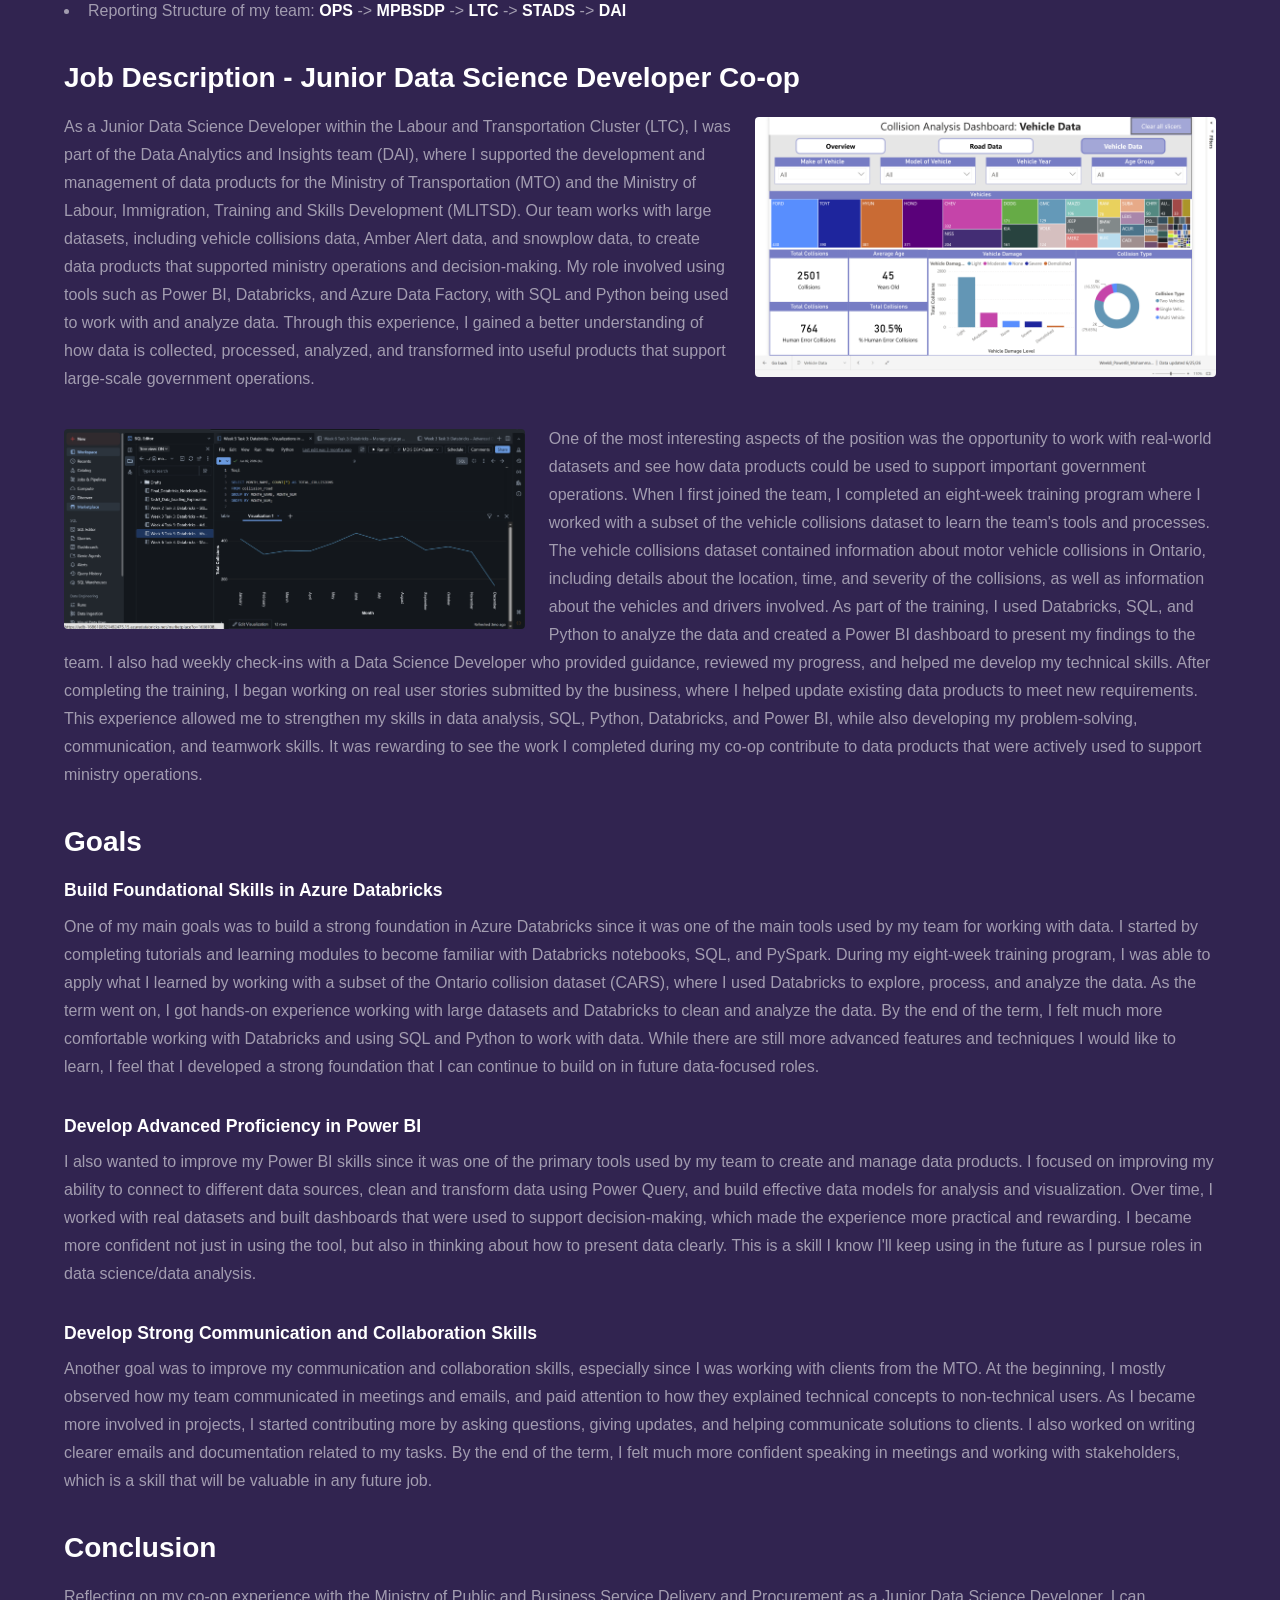
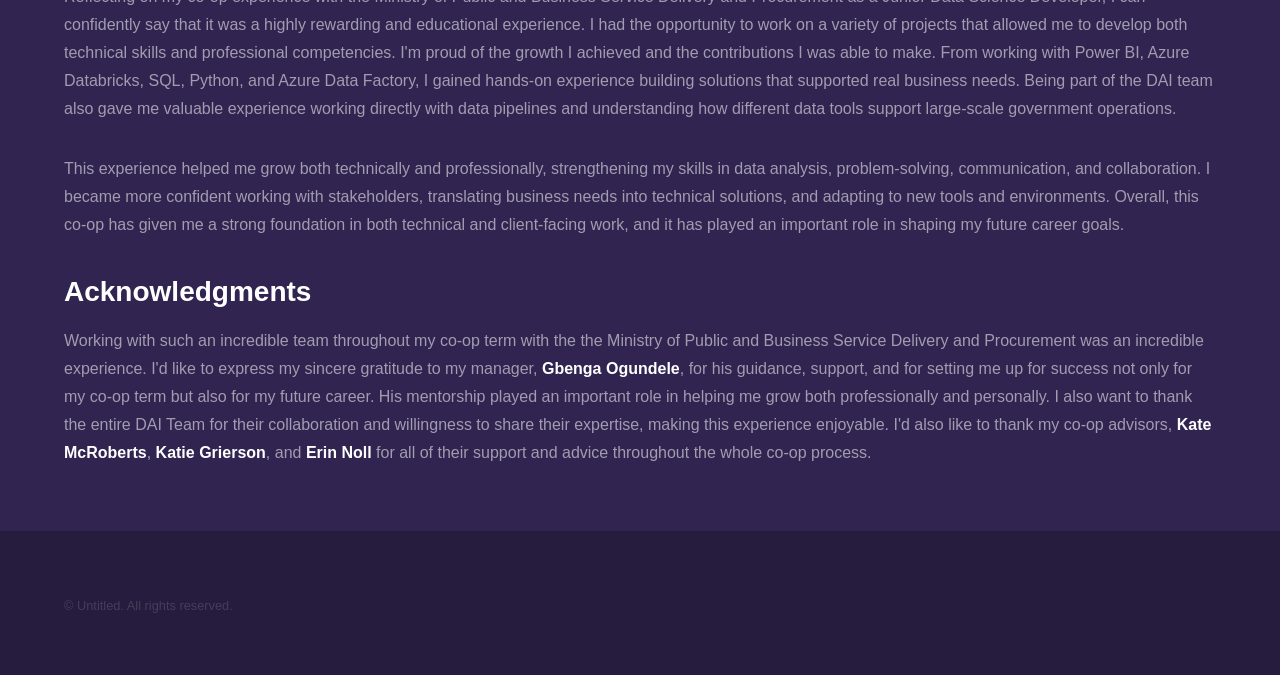
<file: WT5.html>
<!DOCTYPE HTML>
<!--
	Hyperspace by HTML5 UP
	html5up.net | @ajlkn
	Free for personal and commercial use under the CCA 3.0 license (html5up.net/license)
-->
<html>
	<head>
		<title>Ministry of Public and Business Service Delivery and Procurement - Work Term Report Winter 2026</title>
		<meta charset="utf-8" />
		<meta name="viewport" content="width=device-width, initial-scale=1, user-scalable=no" />
		<link rel="stylesheet" href="assets/css/main.css" />
		<noscript><link rel="stylesheet" href="assets/css/noscript.css" /></noscript>
	</head>
	<body class="is-preload">

		<!-- Header -->
			<header id="header">
				<!-- <a href="index.html" class="title">Hyperspace</a> -->
				<nav>
					<ul>
						<li><a href="index.html">Home</a></li>
						<li><a href="WT5.html" class="active">WT5</a></li>
						<!-- <li><a href="elements.html">Elements</a></li> -->
					</ul>
				</nav>
			</header>

		<!-- Wrapper -->
			<div id="wrapper">

				<!-- Main -->
					<section id="main" class="wrapper">
						<div class="inner">
							<h1 class="major">Ministry of Public and Business Service Delivery and Procurement - Work Term Report Summer 2026</h1>
							<p>Welcome to my website! My name is Mohammad Sameer and I'm a 5th year Software Engineering student at the University of Guelph. This blog will shed light on my 4 month co-op work term as a Junior Data Science Developer at the Ministry of Public and Business Service Delivery and Procurement (MPBSDP).</p>
							<span class="image fit"><img src="images/OPSBuilding.jpg" alt="" style="width: 70%;" /></span>
							<h2>About the Ministry of Public and Business Service Delivery and Procurement</h2>
							<p>The Ministry of Public and Business Service Delivery and Procurement (MPBSDP) is one of many ministries under the Ontario Public Service (OPS). They're responsible for providing many of the digital, administrative, and procurement services that support the Ontario government and the public. The ministry works to improve how government services are delivered by modernizing technology systems, managing data securely, and supporting efficient operations across different ministries and agencies. Its work focuses on making government services more accessible, reliable, and efficient for both employees and residents throughout Ontario.</p>
							<p>The Labour and Transportation Cluster (LTC) is a cluster within the ministry that provides IT and digital support for the Ministry of Transportation (MTO) and the Ministry of Labour, Immigration, Training and Skills Development (MLITSD). LTC supports a wide range of technology-related services, including data analytics, application support, cybersecurity, and process automation. Within LTC, the Strategic Technologies, Architecture and Data Services Branch (STADS) leverages technology and data to improve government programs and services. STADS focuses on areas such as data analytics, emerging technologies, digital architecture, and innovation to develop effective and modern technology solutions.</p>
							<h3>Fun Facts</h3>
							<ul>
								<li>The Ontario Public Service (OPS) employs over <b>60,000</b> people across the province in areas such as technology, transportation, healthcare, finance, and public administration.</li>
								<li>The Ministry of Transportation (MTO) oversees more than <b>16,000</b> kilometres of provincial highways and over <b>2,800 bridges</b> across Ontario.</li>
								<li>Reporting Structure of my team: <b>OPS</b> -> <b>MPBSDP</b> -> <b>LTC</b> -> <b>STADS</b> -> <b>DAI</b></li>
							</ul>
							<h2>Job Description - Junior Data Science Developer Co-op</h2>
							<!-- <p>As a Data Reporting Analyst, I got to work on a lot of different projects.
							One of the things I did was send out monthly reports to clients such as Rogers, Bell,
							and Peel Region. I generated and analyzed these reports using tools like SQL, Power BI,
							and Microsoft Excel. These reports played a crucial role in supporting our clients'
							operational decision-making processes. Working on these reports helped get me used to
							the different environments Ontario One Call uses and helped refine my skills in SQL,
							Power BI, and Microsoft Excel. </p> -->
							<p><span class="image right"><img src="images/CARSVehicle.png" alt="" /></span>As a Junior Data Science Developer within the Labour and Transportation Cluster (LTC), I was part of the Data Analytics and Insights team (DAI), where I supported the development and management of data products for the Ministry of Transportation (MTO) and the Ministry of Labour, Immigration, Training and Skills Development (MLITSD).
							Our team works with large datasets, including vehicle collisions data, Amber Alert data, and snowplow data, to create data products that supported ministry operations and decision-making.
							My role involved using tools such as Power BI, Databricks, and Azure Data Factory, with SQL and Python being used to work with and analyze data.
							Through this experience, I gained a better understanding of how data is collected, processed, analyzed, and transformed into useful products that support large-scale government operations. </p>
							<p>
								<span class="image left">
									<img src="images/Databricksscreenshot.png" alt="" style="width: 100%; max-width: 500px;" />
								</span>
							</p>							<p>One of the most interesting aspects of the position was the opportunity to work with real-world datasets and see how data products could be used to support important government operations.
							When I first joined the team, I completed an eight-week training program where I worked with a subset of the vehicle collisions dataset to learn the team's tools and processes. The vehicle collisions dataset contained information about motor vehicle collisions in Ontario, including details about the location, time, and severity of the collisions, as well as information about the vehicles and drivers involved.	
							As part of the training, I used Databricks, SQL, and Python to analyze the data and created a Power BI dashboard to present my findings to the team.
							I also had weekly check-ins with a Data Science Developer who provided guidance, reviewed my progress, and helped me develop my technical skills.
							After completing the training, I began working on real user stories submitted by the business, where I helped update existing data products to meet new requirements.
							This experience allowed me to strengthen my skills in data analysis, SQL, Python, Databricks, and Power BI, while also developing my problem-solving, communication, and teamwork skills.
							It was rewarding to see the work I completed during my co-op contribute to data products that were actively used to support ministry operations.</p>
						<h2>Goals</h2>
						<h3>Build Foundational Skills in Azure Databricks</h3>
						<p>One of my main goals was to build a strong foundation in Azure Databricks since it was one of the main tools used by my team for working with data.
						I started by completing tutorials and learning modules to become familiar with Databricks notebooks, SQL, and PySpark.
						During my eight-week training program, I was able to apply what I learned by working with a subset of the Ontario collision dataset (CARS), where I used Databricks to explore, process, and analyze the data. 
						As the term went on, I got hands-on experience working with large datasets and Databricks to clean and analyze the data. By the end of the term, I felt much more comfortable working with Databricks and using SQL and Python to work with data.
						While there are still more advanced features and techniques I would like to learn, I feel that I developed a strong foundation that I can continue to build on in future data-focused roles.
						</p>
						<h3>Develop Advanced Proficiency in Power BI</h3>
						<p>I also wanted to improve my Power BI skills since it was one of the primary tools used by my team to create and manage data products.
						I focused on improving my ability to connect to different data sources, clean and transform data using Power Query, and build effective data models for analysis and visualization.
						Over time, I worked with real datasets and built dashboards that were used to support decision-making, which made the experience more practical and rewarding.
						I became more confident not just in using the tool, but also in thinking about how to present data clearly.
						This is a skill I know I'll keep using in the future as I pursue roles in data science/data analysis.</p>
						<h3>Develop Strong Communication and Collaboration Skills</h3>
						<p>Another goal was to improve my communication and collaboration skills, especially since I was working with clients from the MTO.
						At the beginning, I mostly observed how my team communicated in meetings and emails, and paid attention to how they explained technical concepts to non-technical users.
						As I became more involved in projects, I started contributing more by asking questions, giving updates, and helping communicate solutions to clients.
						I also worked on writing clearer emails and documentation related to my tasks.
						By the end of the term, I felt much more confident speaking in meetings and working with stakeholders, which is a skill that will be valuable in any future job.</p>
						<h2>Conclusion</h2>
						<p>Reflecting on my co-op experience with the Ministry of Public and Business Service Delivery and Procurement as a Junior Data Science Developer, I can confidently say that it was a highly rewarding and educational experience. I had the opportunity to work on a variety of projects that allowed me to develop both technical skills and professional competencies.
						I'm proud of the growth I achieved and the contributions I was able to make. From working with Power BI, Azure Databricks, SQL, Python, and
						Azure Data Factory, I gained hands-on experience building solutions that supported real business needs.
						Being part of the DAI team also gave me valuable experience working directly with data pipelines and understanding how different data tools support large-scale government operations.</p>
						<p>This experience helped me grow both technically and professionally, strengthening my skills in data analysis, problem-solving, communication, and collaboration.
						I became more confident working with stakeholders, translating business needs into technical solutions, and adapting to new tools and environments.
						Overall, this co-op has given me a strong foundation in both technical and client-facing work, and it has played an important role in shaping my future career goals.</p>
						<h2>Acknowledgments</h2>
						<p>Working with such an incredible team throughout my co-op term with the the Ministry of Public and Business Service Delivery and Procurement was an incredible experience. I'd like to
						express my sincere gratitude to my manager, <b>Gbenga Ogundele</b>, for his guidance, support, and for setting me up for success not only for my co-op term but also for my future career.
						His mentorship played an important role in helping me grow both professionally and personally.
						I also want to thank the entire DAI Team for their collaboration and willingness to share their expertise,
						making this experience enjoyable. I'd also like to thank my co-op advisors, <b>Kate McRoberts</b>, <b>Katie Grierson</b>, and <b>Erin Noll</b>
						for all of their support and advice throughout the whole co-op process.</p>
						</div>
					</section>

			</div>

		<!-- Footer -->
			<footer id="footer" class="wrapper alt">
				<div class="inner">
					<ul class="menu">
						<li>&copy; Untitled. All rights reserved.

						<!-- </li><li>Design: <a href="http://html5up.net">HTML5 UP</a></li> -->
					</ul>
				</div>
			</footer>

		<!-- Scripts -->
			<script src="assets/js/jquery.min.js"></script>
			<script src="assets/js/jquery.scrollex.min.js"></script>
			<script src="assets/js/jquery.scrolly.min.js"></script>
			<script src="assets/js/browser.min.js"></script>
			<script src="assets/js/breakpoints.min.js"></script>
			<script src="assets/js/util.js"></script>
			<script src="assets/js/main.js"></script>

	</body>
</html>
</file>
<file: assets/css/noscript.css>
/*
	Hyperspace by HTML5 UP
	html5up.net | @ajlkn
	Free for personal and commercial use under the CCA 3.0 license (html5up.net/license)
*/

/* Spotlights */

	.spotlights > section > .image:before {
		opacity: 0 !important;
	}

	.spotlights > section > .content > .inner {
		-moz-transform: none !important;
		-webkit-transform: none !important;
		-ms-transform: none !important;
		transform: none !important;
		opacity: 1 !important;
	}

/* Wrapper */

	.wrapper > .inner {
		opacity: 1 !important;
		-moz-transform: none !important;
		-webkit-transform: none !important;
		-ms-transform: none !important;
		transform: none !important;
	}

/* Sidebar */

	#sidebar > .inner {
		opacity: 1 !important;
	}

	#sidebar nav > ul > li {
		-moz-transform: none !important;
		-webkit-transform: none !important;
		-ms-transform: none !important;
		transform: none !important;
		opacity: 1 !important;
	}
</file>
<file: assets/css/main.css>
@import url(fontawesome-all.min.css);

/*
	Hyperspace by HTML5 UP
	html5up.net | @ajlkn
	Free for personal and commercial use under the CCA 3.0 license (html5up.net/license)
*/

html, body, div, span, applet, object,
iframe, h1, h2, h3, h4, h5, h6, p, blockquote,
pre, a, abbr, acronym, address, big, cite,
code, del, dfn, em, img, ins, kbd, q, s, samp,
small, strike, strong, sub, sup, tt, var, b,
u, i, center, dl, dt, dd, ol, ul, li, fieldset,
form, label, legend, table, caption, tbody,
tfoot, thead, tr, th, td, article, aside,
canvas, details, embed, figure, figcaption,
footer, header, hgroup, menu, nav, output, ruby,
section, summary, time, mark, audio, video {
	margin: 0;
	padding: 0;
	border: 0;
	font-size: 100%;
	font: inherit;
	vertical-align: baseline;}

article, aside, details, figcaption, figure,
footer, header, hgroup, menu, nav, section {
	display: block;}

body {
	line-height: 1;
}

ol, ul {
	list-style: none;
}

blockquote, q {
	quotes: none;
}

	blockquote:before, blockquote:after, q:before, q:after {
		content: '';
		content: none;
	}

table {
	border-collapse: collapse;
	border-spacing: 0;
}

body {
	-webkit-text-size-adjust: none;
}

mark {
	background-color: transparent;
	color: inherit;
}

input::-moz-focus-inner {
	border: 0;
	padding: 0;
}

input, select, textarea {
	-moz-appearance: none;
	-webkit-appearance: none;
	-ms-appearance: none;
	appearance: none;
}

/* Basic */

	@-ms-viewport {
		width: device-width;
	}

	body {
		-ms-overflow-style: scrollbar;
	}

	@media screen and (max-width: 480px) {

		html, body {
			min-width: 320px;
		}

	}

	html {
		box-sizing: border-box;
	}

	*, *:before, *:after {
		box-sizing: inherit;
	}

	body {
		background: #312450;
	}

		body.is-preload *, body.is-preload *:before, body.is-preload *:after {
			-moz-animation: none !important;
			-webkit-animation: none !important;
			-ms-animation: none !important;
			animation: none !important;
			-moz-transition: none !important;
			-webkit-transition: none !important;
			-ms-transition: none !important;
			transition: none !important;
		}

/* Type */

	body, input, select, textarea {
		color: rgba(255, 255, 255, 0.55);
		font-family: Arial, Helvetica, sans-serif;
		font-size: 16.5pt;
		font-weight: normal;
		line-height: 1.75;
	}

		@media screen and (max-width: 1680px) {

			body, input, select, textarea {
				font-size: 13pt;
			}

		}

		@media screen and (max-width: 1280px) {

			body, input, select, textarea {
				font-size: 12pt;
			}

		}

		@media screen and (max-width: 360px) {

			body, input, select, textarea {
				font-size: 11pt;
			}

		}

	a {
		-moz-transition: color 0.2s ease, border-bottom-color 0.2s ease;
		-webkit-transition: color 0.2s ease, border-bottom-color 0.2s ease;
		-ms-transition: color 0.2s ease, border-bottom-color 0.2s ease;
		transition: color 0.2s ease, border-bottom-color 0.2s ease;
		border-bottom: dotted 1px rgba(255, 255, 255, 0.35);
		color: inherit;
		text-decoration: none;
	}

		a:hover {
			border-bottom-color: transparent;
			color: #ffffff;
		}

	strong, b {
		color: #ffffff;
		font-weight: bold;
	}

	em, i {
		font-style: italic;
	}

	p {
		margin: 0 0 2em 0;
	}

	h1, h2, h3, h4, h5, h6 {
		color: #ffffff;
		font-weight: bold;
		line-height: 1.5;
		margin: 0 0 0.5em 0;
	}

		h1 a, h2 a, h3 a, h4 a, h5 a, h6 a {
			color: inherit;
			text-decoration: none;
		}

	h1 {
		font-size: 2.75em;
	}

		h1.major {
			margin: 0 0 1.3em 0;
			position: relative;
			padding-bottom: 0.35em;
		}

			h1.major:after {
				background-image: -moz-linear-gradient(to right, #5e42a6, #b74e91);
				background-image: -webkit-linear-gradient(to right, #5e42a6, #b74e91);
				background-image: -ms-linear-gradient(to right, #5e42a6, #b74e91);
				background-image: linear-gradient(to right, #5e42a6, #b74e91);
				-moz-transition: max-width 0.2s ease;
				-webkit-transition: max-width 0.2s ease;
				-ms-transition: max-width 0.2s ease;
				transition: max-width 0.2s ease;
				border-radius: 0.2em;
				bottom: 0;
				content: '';
				height: 0.05em;
				position: absolute;
				right: 0;
				width: 100%;
			}

	h2 {
		font-size: 1.75em;
	}

	h3 {
		font-size: 1.1em;
	}

	h4 {
		font-size: 1em;
	}

	h5 {
		font-size: 0.8em;
	}

	h6 {
		font-size: 0.6em;
	}

	@media screen and (max-width: 736px) {

		h1 {
			font-size: 2em;
		}

		h2 {
			font-size: 1.25em;
		}

		h3 {
			font-size: 1em;
		}

		h4 {
			font-size: 0.8em;
		}

		h5 {
			font-size: 0.6em;
		}

		h6 {
			font-size: 0.6em;
		}

	}

	sub {
		font-size: 0.8em;
		position: relative;
		top: 0.5em;
	}

	sup {
		font-size: 0.8em;
		position: relative;
		top: -0.5em;
	}

	blockquote {
		border-left: solid 4px rgba(255, 255, 255, 0.15);
		font-style: italic;
		margin: 0 0 2em 0;
		padding: 0.5em 0 0.5em 2em;
	}

	code {
		background: rgba(255, 255, 255, 0.05);
		border-radius: 0.25em;
		border: solid 1px rgba(255, 255, 255, 0.15);
		font-family: "Courier New", monospace;
		font-size: 0.9em;
		margin: 0 0.25em;
		padding: 0.25em 0.65em;
	}

	pre {
		-webkit-overflow-scrolling: touch;
		font-family: "Courier New", monospace;
		font-size: 0.9em;
		margin: 0 0 2em 0;
	}

		pre code {
			display: block;
			line-height: 1.75em;
			padding: 1em 1.5em;
			overflow-x: auto;
		}

	hr {
		border: 0;
		border-bottom: solid 1px rgba(255, 255, 255, 0.15);
		margin: 2em 0;
	}

		hr.major {
			margin: 3em 0;
		}

	.align-left {
		text-align: left;
	}

	.align-center {
		text-align: center;
	}

	.align-right {
		text-align: right;
	}

/* Row */

	.row {
		display: flex;
		flex-wrap: wrap;
		box-sizing: border-box;
		align-items: stretch;
	}

		.row > * {
			box-sizing: border-box;
		}

		.row.gtr-uniform > * > :last-child {
			margin-bottom: 0;
		}

		.row.aln-left {
			justify-content: flex-start;
		}

		.row.aln-center {
			justify-content: center;
		}

		.row.aln-right {
			justify-content: flex-end;
		}

		.row.aln-top {
			align-items: flex-start;
		}

		.row.aln-middle {
			align-items: center;
		}

		.row.aln-bottom {
			align-items: flex-end;
		}

		.row > .imp {
			order: -1;
		}

		.row > .col-1 {
			width: 8.33333%;
		}

		.row > .off-1 {
			margin-left: 8.33333%;
		}

		.row > .col-2 {
			width: 16.66667%;
		}

		.row > .off-2 {
			margin-left: 16.66667%;
		}

		.row > .col-3 {
			width: 25%;
		}

		.row > .off-3 {
			margin-left: 25%;
		}

		.row > .col-4 {
			width: 33.33333%;
		}

		.row > .off-4 {
			margin-left: 33.33333%;
		}

		.row > .col-5 {
			width: 41.66667%;
		}

		.row > .off-5 {
			margin-left: 41.66667%;
		}

		.row > .col-6 {
			width: 50%;
		}

		.row > .off-6 {
			margin-left: 50%;
		}

		.row > .col-7 {
			width: 58.33333%;
		}

		.row > .off-7 {
			margin-left: 58.33333%;
		}

		.row > .col-8 {
			width: 66.66667%;
		}

		.row > .off-8 {
			margin-left: 66.66667%;
		}

		.row > .col-9 {
			width: 75%;
		}

		.row > .off-9 {
			margin-left: 75%;
		}

		.row > .col-10 {
			width: 83.33333%;
		}

		.row > .off-10 {
			margin-left: 83.33333%;
		}

		.row > .col-11 {
			width: 91.66667%;
		}

		.row > .off-11 {
			margin-left: 91.66667%;
		}

		.row > .col-12 {
			width: 100%;
		}

		.row > .off-12 {
			margin-left: 100%;
		}

		.row.gtr-0 {
			margin-top: 0;
			margin-left: 0em;
		}

			.row.gtr-0 > * {
				padding: 0 0 0 0em;
			}

			.row.gtr-0.gtr-uniform {
				margin-top: 0em;
			}

				.row.gtr-0.gtr-uniform > * {
					padding-top: 0em;
				}

		.row.gtr-25 {
			margin-top: 0;
			margin-left: -0.375em;
		}

			.row.gtr-25 > * {
				padding: 0 0 0 0.375em;
			}

			.row.gtr-25.gtr-uniform {
				margin-top: -0.375em;
			}

				.row.gtr-25.gtr-uniform > * {
					padding-top: 0.375em;
				}

		.row.gtr-50 {
			margin-top: 0;
			margin-left: -0.75em;
		}

			.row.gtr-50 > * {
				padding: 0 0 0 0.75em;
			}

			.row.gtr-50.gtr-uniform {
				margin-top: -0.75em;
			}

				.row.gtr-50.gtr-uniform > * {
					padding-top: 0.75em;
				}

		.row {
			margin-top: 0;
			margin-left: -1.5em;
		}

			.row > * {
				padding: 0 0 0 1.5em;
			}

			.row.gtr-uniform {
				margin-top: -1.5em;
			}

				.row.gtr-uniform > * {
					padding-top: 1.5em;
				}

		.row.gtr-150 {
			margin-top: 0;
			margin-left: -2.25em;
		}

			.row.gtr-150 > * {
				padding: 0 0 0 2.25em;
			}

			.row.gtr-150.gtr-uniform {
				margin-top: -2.25em;
			}

				.row.gtr-150.gtr-uniform > * {
					padding-top: 2.25em;
				}

		.row.gtr-200 {
			margin-top: 0;
			margin-left: -3em;
		}

			.row.gtr-200 > * {
				padding: 0 0 0 3em;
			}

			.row.gtr-200.gtr-uniform {
				margin-top: -3em;
			}

				.row.gtr-200.gtr-uniform > * {
					padding-top: 3em;
				}

		@media screen and (max-width: 1680px) {

			.row {
				display: flex;
				flex-wrap: wrap;
				box-sizing: border-box;
				align-items: stretch;
			}

				.row > * {
					box-sizing: border-box;
				}

				.row.gtr-uniform > * > :last-child {
					margin-bottom: 0;
				}

				.row.aln-left {
					justify-content: flex-start;
				}

				.row.aln-center {
					justify-content: center;
				}

				.row.aln-right {
					justify-content: flex-end;
				}

				.row.aln-top {
					align-items: flex-start;
				}

				.row.aln-middle {
					align-items: center;
				}

				.row.aln-bottom {
					align-items: flex-end;
				}

				.row > .imp-xlarge {
					order: -1;
				}

				.row > .col-1-xlarge {
					width: 8.33333%;
				}

				.row > .off-1-xlarge {
					margin-left: 8.33333%;
				}

				.row > .col-2-xlarge {
					width: 16.66667%;
				}

				.row > .off-2-xlarge {
					margin-left: 16.66667%;
				}

				.row > .col-3-xlarge {
					width: 25%;
				}

				.row > .off-3-xlarge {
					margin-left: 25%;
				}

				.row > .col-4-xlarge {
					width: 33.33333%;
				}

				.row > .off-4-xlarge {
					margin-left: 33.33333%;
				}

				.row > .col-5-xlarge {
					width: 41.66667%;
				}

				.row > .off-5-xlarge {
					margin-left: 41.66667%;
				}

				.row > .col-6-xlarge {
					width: 50%;
				}

				.row > .off-6-xlarge {
					margin-left: 50%;
				}

				.row > .col-7-xlarge {
					width: 58.33333%;
				}

				.row > .off-7-xlarge {
					margin-left: 58.33333%;
				}

				.row > .col-8-xlarge {
					width: 66.66667%;
				}

				.row > .off-8-xlarge {
					margin-left: 66.66667%;
				}

				.row > .col-9-xlarge {
					width: 75%;
				}

				.row > .off-9-xlarge {
					margin-left: 75%;
				}

				.row > .col-10-xlarge {
					width: 83.33333%;
				}

				.row > .off-10-xlarge {
					margin-left: 83.33333%;
				}

				.row > .col-11-xlarge {
					width: 91.66667%;
				}

				.row > .off-11-xlarge {
					margin-left: 91.66667%;
				}

				.row > .col-12-xlarge {
					width: 100%;
				}

				.row > .off-12-xlarge {
					margin-left: 100%;
				}

				.row.gtr-0 {
					margin-top: 0;
					margin-left: 0em;
				}

					.row.gtr-0 > * {
						padding: 0 0 0 0em;
					}

					.row.gtr-0.gtr-uniform {
						margin-top: 0em;
					}

						.row.gtr-0.gtr-uniform > * {
							padding-top: 0em;
						}

				.row.gtr-25 {
					margin-top: 0;
					margin-left: -0.375em;
				}

					.row.gtr-25 > * {
						padding: 0 0 0 0.375em;
					}

					.row.gtr-25.gtr-uniform {
						margin-top: -0.375em;
					}

						.row.gtr-25.gtr-uniform > * {
							padding-top: 0.375em;
						}

				.row.gtr-50 {
					margin-top: 0;
					margin-left: -0.75em;
				}

					.row.gtr-50 > * {
						padding: 0 0 0 0.75em;
					}

					.row.gtr-50.gtr-uniform {
						margin-top: -0.75em;
					}

						.row.gtr-50.gtr-uniform > * {
							padding-top: 0.75em;
						}

				.row {
					margin-top: 0;
					margin-left: -1.5em;
				}

					.row > * {
						padding: 0 0 0 1.5em;
					}

					.row.gtr-uniform {
						margin-top: -1.5em;
					}

						.row.gtr-uniform > * {
							padding-top: 1.5em;
						}

				.row.gtr-150 {
					margin-top: 0;
					margin-left: -2.25em;
				}

					.row.gtr-150 > * {
						padding: 0 0 0 2.25em;
					}

					.row.gtr-150.gtr-uniform {
						margin-top: -2.25em;
					}

						.row.gtr-150.gtr-uniform > * {
							padding-top: 2.25em;
						}

				.row.gtr-200 {
					margin-top: 0;
					margin-left: -3em;
				}

					.row.gtr-200 > * {
						padding: 0 0 0 3em;
					}

					.row.gtr-200.gtr-uniform {
						margin-top: -3em;
					}

						.row.gtr-200.gtr-uniform > * {
							padding-top: 3em;
						}

		}

		@media screen and (max-width: 1280px) {

			.row {
				display: flex;
				flex-wrap: wrap;
				box-sizing: border-box;
				align-items: stretch;
			}

				.row > * {
					box-sizing: border-box;
				}

				.row.gtr-uniform > * > :last-child {
					margin-bottom: 0;
				}

				.row.aln-left {
					justify-content: flex-start;
				}

				.row.aln-center {
					justify-content: center;
				}

				.row.aln-right {
					justify-content: flex-end;
				}

				.row.aln-top {
					align-items: flex-start;
				}

				.row.aln-middle {
					align-items: center;
				}

				.row.aln-bottom {
					align-items: flex-end;
				}

				.row > .imp-large {
					order: -1;
				}

				.row > .col-1-large {
					width: 8.33333%;
				}

				.row > .off-1-large {
					margin-left: 8.33333%;
				}

				.row > .col-2-large {
					width: 16.66667%;
				}

				.row > .off-2-large {
					margin-left: 16.66667%;
				}

				.row > .col-3-large {
					width: 25%;
				}

				.row > .off-3-large {
					margin-left: 25%;
				}

				.row > .col-4-large {
					width: 33.33333%;
				}

				.row > .off-4-large {
					margin-left: 33.33333%;
				}

				.row > .col-5-large {
					width: 41.66667%;
				}

				.row > .off-5-large {
					margin-left: 41.66667%;
				}

				.row > .col-6-large {
					width: 50%;
				}

				.row > .off-6-large {
					margin-left: 50%;
				}

				.row > .col-7-large {
					width: 58.33333%;
				}

				.row > .off-7-large {
					margin-left: 58.33333%;
				}

				.row > .col-8-large {
					width: 66.66667%;
				}

				.row > .off-8-large {
					margin-left: 66.66667%;
				}

				.row > .col-9-large {
					width: 75%;
				}

				.row > .off-9-large {
					margin-left: 75%;
				}

				.row > .col-10-large {
					width: 83.33333%;
				}

				.row > .off-10-large {
					margin-left: 83.33333%;
				}

				.row > .col-11-large {
					width: 91.66667%;
				}

				.row > .off-11-large {
					margin-left: 91.66667%;
				}

				.row > .col-12-large {
					width: 100%;
				}

				.row > .off-12-large {
					margin-left: 100%;
				}

				.row.gtr-0 {
					margin-top: 0;
					margin-left: 0em;
				}

					.row.gtr-0 > * {
						padding: 0 0 0 0em;
					}

					.row.gtr-0.gtr-uniform {
						margin-top: 0em;
					}

						.row.gtr-0.gtr-uniform > * {
							padding-top: 0em;
						}

				.row.gtr-25 {
					margin-top: 0;
					margin-left: -0.375em;
				}

					.row.gtr-25 > * {
						padding: 0 0 0 0.375em;
					}

					.row.gtr-25.gtr-uniform {
						margin-top: -0.375em;
					}

						.row.gtr-25.gtr-uniform > * {
							padding-top: 0.375em;
						}

				.row.gtr-50 {
					margin-top: 0;
					margin-left: -0.75em;
				}

					.row.gtr-50 > * {
						padding: 0 0 0 0.75em;
					}

					.row.gtr-50.gtr-uniform {
						margin-top: -0.75em;
					}

						.row.gtr-50.gtr-uniform > * {
							padding-top: 0.75em;
						}

				.row {
					margin-top: 0;
					margin-left: -1.5em;
				}

					.row > * {
						padding: 0 0 0 1.5em;
					}

					.row.gtr-uniform {
						margin-top: -1.5em;
					}

						.row.gtr-uniform > * {
							padding-top: 1.5em;
						}

				.row.gtr-150 {
					margin-top: 0;
					margin-left: -2.25em;
				}

					.row.gtr-150 > * {
						padding: 0 0 0 2.25em;
					}

					.row.gtr-150.gtr-uniform {
						margin-top: -2.25em;
					}

						.row.gtr-150.gtr-uniform > * {
							padding-top: 2.25em;
						}

				.row.gtr-200 {
					margin-top: 0;
					margin-left: -3em;
				}

					.row.gtr-200 > * {
						padding: 0 0 0 3em;
					}

					.row.gtr-200.gtr-uniform {
						margin-top: -3em;
					}

						.row.gtr-200.gtr-uniform > * {
							padding-top: 3em;
						}

		}

		@media screen and (max-width: 980px) {

			.row {
				display: flex;
				flex-wrap: wrap;
				box-sizing: border-box;
				align-items: stretch;
			}

				.row > * {
					box-sizing: border-box;
				}

				.row.gtr-uniform > * > :last-child {
					margin-bottom: 0;
				}

				.row.aln-left {
					justify-content: flex-start;
				}

				.row.aln-center {
					justify-content: center;
				}

				.row.aln-right {
					justify-content: flex-end;
				}

				.row.aln-top {
					align-items: flex-start;
				}

				.row.aln-middle {
					align-items: center;
				}

				.row.aln-bottom {
					align-items: flex-end;
				}

				.row > .imp-medium {
					order: -1;
				}

				.row > .col-1-medium {
					width: 8.33333%;
				}

				.row > .off-1-medium {
					margin-left: 8.33333%;
				}

				.row > .col-2-medium {
					width: 16.66667%;
				}

				.row > .off-2-medium {
					margin-left: 16.66667%;
				}

				.row > .col-3-medium {
					width: 25%;
				}

				.row > .off-3-medium {
					margin-left: 25%;
				}

				.row > .col-4-medium {
					width: 33.33333%;
				}

				.row > .off-4-medium {
					margin-left: 33.33333%;
				}

				.row > .col-5-medium {
					width: 41.66667%;
				}

				.row > .off-5-medium {
					margin-left: 41.66667%;
				}

				.row > .col-6-medium {
					width: 50%;
				}

				.row > .off-6-medium {
					margin-left: 50%;
				}

				.row > .col-7-medium {
					width: 58.33333%;
				}

				.row > .off-7-medium {
					margin-left: 58.33333%;
				}

				.row > .col-8-medium {
					width: 66.66667%;
				}

				.row > .off-8-medium {
					margin-left: 66.66667%;
				}

				.row > .col-9-medium {
					width: 75%;
				}

				.row > .off-9-medium {
					margin-left: 75%;
				}

				.row > .col-10-medium {
					width: 83.33333%;
				}

				.row > .off-10-medium {
					margin-left: 83.33333%;
				}

				.row > .col-11-medium {
					width: 91.66667%;
				}

				.row > .off-11-medium {
					margin-left: 91.66667%;
				}

				.row > .col-12-medium {
					width: 100%;
				}

				.row > .off-12-medium {
					margin-left: 100%;
				}

				.row.gtr-0 {
					margin-top: 0;
					margin-left: 0em;
				}

					.row.gtr-0 > * {
						padding: 0 0 0 0em;
					}

					.row.gtr-0.gtr-uniform {
						margin-top: 0em;
					}

						.row.gtr-0.gtr-uniform > * {
							padding-top: 0em;
						}

				.row.gtr-25 {
					margin-top: 0;
					margin-left: -0.375em;
				}

					.row.gtr-25 > * {
						padding: 0 0 0 0.375em;
					}

					.row.gtr-25.gtr-uniform {
						margin-top: -0.375em;
					}

						.row.gtr-25.gtr-uniform > * {
							padding-top: 0.375em;
						}

				.row.gtr-50 {
					margin-top: 0;
					margin-left: -0.75em;
				}

					.row.gtr-50 > * {
						padding: 0 0 0 0.75em;
					}

					.row.gtr-50.gtr-uniform {
						margin-top: -0.75em;
					}

						.row.gtr-50.gtr-uniform > * {
							padding-top: 0.75em;
						}

				.row {
					margin-top: 0;
					margin-left: -1.5em;
				}

					.row > * {
						padding: 0 0 0 1.5em;
					}

					.row.gtr-uniform {
						margin-top: -1.5em;
					}

						.row.gtr-uniform > * {
							padding-top: 1.5em;
						}

				.row.gtr-150 {
					margin-top: 0;
					margin-left: -2.25em;
				}

					.row.gtr-150 > * {
						padding: 0 0 0 2.25em;
					}

					.row.gtr-150.gtr-uniform {
						margin-top: -2.25em;
					}

						.row.gtr-150.gtr-uniform > * {
							padding-top: 2.25em;
						}

				.row.gtr-200 {
					margin-top: 0;
					margin-left: -3em;
				}

					.row.gtr-200 > * {
						padding: 0 0 0 3em;
					}

					.row.gtr-200.gtr-uniform {
						margin-top: -3em;
					}

						.row.gtr-200.gtr-uniform > * {
							padding-top: 3em;
						}

		}

		@media screen and (max-width: 736px) {

			.row {
				display: flex;
				flex-wrap: wrap;
				box-sizing: border-box;
				align-items: stretch;
			}

				.row > * {
					box-sizing: border-box;
				}

				.row.gtr-uniform > * > :last-child {
					margin-bottom: 0;
				}

				.row.aln-left {
					justify-content: flex-start;
				}

				.row.aln-center {
					justify-content: center;
				}

				.row.aln-right {
					justify-content: flex-end;
				}

				.row.aln-top {
					align-items: flex-start;
				}

				.row.aln-middle {
					align-items: center;
				}

				.row.aln-bottom {
					align-items: flex-end;
				}

				.row > .imp-small {
					order: -1;
				}

				.row > .col-1-small {
					width: 8.33333%;
				}

				.row > .off-1-small {
					margin-left: 8.33333%;
				}

				.row > .col-2-small {
					width: 16.66667%;
				}

				.row > .off-2-small {
					margin-left: 16.66667%;
				}

				.row > .col-3-small {
					width: 25%;
				}

				.row > .off-3-small {
					margin-left: 25%;
				}

				.row > .col-4-small {
					width: 33.33333%;
				}

				.row > .off-4-small {
					margin-left: 33.33333%;
				}

				.row > .col-5-small {
					width: 41.66667%;
				}

				.row > .off-5-small {
					margin-left: 41.66667%;
				}

				.row > .col-6-small {
					width: 50%;
				}

				.row > .off-6-small {
					margin-left: 50%;
				}

				.row > .col-7-small {
					width: 58.33333%;
				}

				.row > .off-7-small {
					margin-left: 58.33333%;
				}

				.row > .col-8-small {
					width: 66.66667%;
				}

				.row > .off-8-small {
					margin-left: 66.66667%;
				}

				.row > .col-9-small {
					width: 75%;
				}

				.row > .off-9-small {
					margin-left: 75%;
				}

				.row > .col-10-small {
					width: 83.33333%;
				}

				.row > .off-10-small {
					margin-left: 83.33333%;
				}

				.row > .col-11-small {
					width: 91.66667%;
				}

				.row > .off-11-small {
					margin-left: 91.66667%;
				}

				.row > .col-12-small {
					width: 100%;
				}

				.row > .off-12-small {
					margin-left: 100%;
				}

				.row.gtr-0 {
					margin-top: 0;
					margin-left: 0em;
				}

					.row.gtr-0 > * {
						padding: 0 0 0 0em;
					}

					.row.gtr-0.gtr-uniform {
						margin-top: 0em;
					}

						.row.gtr-0.gtr-uniform > * {
							padding-top: 0em;
						}

				.row.gtr-25 {
					margin-top: 0;
					margin-left: -0.375em;
				}

					.row.gtr-25 > * {
						padding: 0 0 0 0.375em;
					}

					.row.gtr-25.gtr-uniform {
						margin-top: -0.375em;
					}

						.row.gtr-25.gtr-uniform > * {
							padding-top: 0.375em;
						}

				.row.gtr-50 {
					margin-top: 0;
					margin-left: -0.75em;
				}

					.row.gtr-50 > * {
						padding: 0 0 0 0.75em;
					}

					.row.gtr-50.gtr-uniform {
						margin-top: -0.75em;
					}

						.row.gtr-50.gtr-uniform > * {
							padding-top: 0.75em;
						}

				.row {
					margin-top: 0;
					margin-left: -1.5em;
				}

					.row > * {
						padding: 0 0 0 1.5em;
					}

					.row.gtr-uniform {
						margin-top: -1.5em;
					}

						.row.gtr-uniform > * {
							padding-top: 1.5em;
						}

				.row.gtr-150 {
					margin-top: 0;
					margin-left: -2.25em;
				}

					.row.gtr-150 > * {
						padding: 0 0 0 2.25em;
					}

					.row.gtr-150.gtr-uniform {
						margin-top: -2.25em;
					}

						.row.gtr-150.gtr-uniform > * {
							padding-top: 2.25em;
						}

				.row.gtr-200 {
					margin-top: 0;
					margin-left: -3em;
				}

					.row.gtr-200 > * {
						padding: 0 0 0 3em;
					}

					.row.gtr-200.gtr-uniform {
						margin-top: -3em;
					}

						.row.gtr-200.gtr-uniform > * {
							padding-top: 3em;
						}

		}

		@media screen and (max-width: 480px) {

			.row {
				display: flex;
				flex-wrap: wrap;
				box-sizing: border-box;
				align-items: stretch;
			}

				.row > * {
					box-sizing: border-box;
				}

				.row.gtr-uniform > * > :last-child {
					margin-bottom: 0;
				}

				.row.aln-left {
					justify-content: flex-start;
				}

				.row.aln-center {
					justify-content: center;
				}

				.row.aln-right {
					justify-content: flex-end;
				}

				.row.aln-top {
					align-items: flex-start;
				}

				.row.aln-middle {
					align-items: center;
				}

				.row.aln-bottom {
					align-items: flex-end;
				}

				.row > .imp-xsmall {
					order: -1;
				}

				.row > .col-1-xsmall {
					width: 8.33333%;
				}

				.row > .off-1-xsmall {
					margin-left: 8.33333%;
				}

				.row > .col-2-xsmall {
					width: 16.66667%;
				}

				.row > .off-2-xsmall {
					margin-left: 16.66667%;
				}

				.row > .col-3-xsmall {
					width: 25%;
				}

				.row > .off-3-xsmall {
					margin-left: 25%;
				}

				.row > .col-4-xsmall {
					width: 33.33333%;
				}

				.row > .off-4-xsmall {
					margin-left: 33.33333%;
				}

				.row > .col-5-xsmall {
					width: 41.66667%;
				}

				.row > .off-5-xsmall {
					margin-left: 41.66667%;
				}

				.row > .col-6-xsmall {
					width: 50%;
				}

				.row > .off-6-xsmall {
					margin-left: 50%;
				}

				.row > .col-7-xsmall {
					width: 58.33333%;
				}

				.row > .off-7-xsmall {
					margin-left: 58.33333%;
				}

				.row > .col-8-xsmall {
					width: 66.66667%;
				}

				.row > .off-8-xsmall {
					margin-left: 66.66667%;
				}

				.row > .col-9-xsmall {
					width: 75%;
				}

				.row > .off-9-xsmall {
					margin-left: 75%;
				}

				.row > .col-10-xsmall {
					width: 83.33333%;
				}

				.row > .off-10-xsmall {
					margin-left: 83.33333%;
				}

				.row > .col-11-xsmall {
					width: 91.66667%;
				}

				.row > .off-11-xsmall {
					margin-left: 91.66667%;
				}

				.row > .col-12-xsmall {
					width: 100%;
				}

				.row > .off-12-xsmall {
					margin-left: 100%;
				}

				.row.gtr-0 {
					margin-top: 0;
					margin-left: 0em;
				}

					.row.gtr-0 > * {
						padding: 0 0 0 0em;
					}

					.row.gtr-0.gtr-uniform {
						margin-top: 0em;
					}

						.row.gtr-0.gtr-uniform > * {
							padding-top: 0em;
						}

				.row.gtr-25 {
					margin-top: 0;
					margin-left: -0.375em;
				}

					.row.gtr-25 > * {
						padding: 0 0 0 0.375em;
					}

					.row.gtr-25.gtr-uniform {
						margin-top: -0.375em;
					}

						.row.gtr-25.gtr-uniform > * {
							padding-top: 0.375em;
						}

				.row.gtr-50 {
					margin-top: 0;
					margin-left: -0.75em;
				}

					.row.gtr-50 > * {
						padding: 0 0 0 0.75em;
					}

					.row.gtr-50.gtr-uniform {
						margin-top: -0.75em;
					}

						.row.gtr-50.gtr-uniform > * {
							padding-top: 0.75em;
						}

				.row {
					margin-top: 0;
					margin-left: -1.5em;
				}

					.row > * {
						padding: 0 0 0 1.5em;
					}

					.row.gtr-uniform {
						margin-top: -1.5em;
					}

						.row.gtr-uniform > * {
							padding-top: 1.5em;
						}

				.row.gtr-150 {
					margin-top: 0;
					margin-left: -2.25em;
				}

					.row.gtr-150 > * {
						padding: 0 0 0 2.25em;
					}

					.row.gtr-150.gtr-uniform {
						margin-top: -2.25em;
					}

						.row.gtr-150.gtr-uniform > * {
							padding-top: 2.25em;
						}

				.row.gtr-200 {
					margin-top: 0;
					margin-left: -3em;
				}

					.row.gtr-200 > * {
						padding: 0 0 0 3em;
					}

					.row.gtr-200.gtr-uniform {
						margin-top: -3em;
					}

						.row.gtr-200.gtr-uniform > * {
							padding-top: 3em;
						}

		}

/* Box */

	.box {
		border-radius: 0.25em;
		border: solid 1px rgba(255, 255, 255, 0.15);
		margin-bottom: 2em;
		padding: 1.5em;
	}

		.box > :last-child,
		.box > :last-child > :last-child,
		.box > :last-child > :last-child > :last-child {
			margin-bottom: 0;
		}

		.box.alt {
			border: 0;
			border-radius: 0;
			padding: 0;
		}

/* Button */

	input[type="submit"],
	input[type="reset"],
	input[type="button"],
	button,
	.button {
		-moz-appearance: none;
		-webkit-appearance: none;
		-ms-appearance: none;
		appearance: none;
		-moz-transition: border-color 0.2s ease;
		-webkit-transition: border-color 0.2s ease;
		-ms-transition: border-color 0.2s ease;
		transition: border-color 0.2s ease;
		background-color: transparent;
		border: solid 1px !important;
		border-color: rgba(255, 255, 255, 0.15) !important;
		border-radius: 3em;
		color: #ffffff !important;
		cursor: pointer;
		display: inline-block;
		font-size: 0.6em;
		font-weight: bold;
		height: calc(4.75em + 2px);
		letter-spacing: 0.25em;
		line-height: 4.75em;
		outline: 0;
		padding: 0 3.75em;
		position: relative;
		text-align: center;
		text-decoration: none;
		text-transform: uppercase;
		white-space: nowrap;
	}

		input[type="submit"]:after,
		input[type="reset"]:after,
		input[type="button"]:after,
		button:after,
		.button:after {
			-moz-transform: scale(0.25);
			-webkit-transform: scale(0.25);
			-ms-transform: scale(0.25);
			transform: scale(0.25);
			pointer-events: none;
			-moz-transition: opacity 0.2s ease, -moz-transform 0.2s ease;
			-webkit-transition: opacity 0.2s ease, -webkit-transform 0.2s ease;
			-ms-transition: opacity 0.2s ease, -ms-transform 0.2s ease;
			transition: opacity 0.2s ease, transform 0.2s ease;
			background: #ffffff;
			border-radius: 3em;
			content: '';
			height: 100%;
			left: 0;
			opacity: 0;
			position: absolute;
			top: 0;
			width: 100%;
		}

		input[type="submit"].icon:before,
		input[type="reset"].icon:before,
		input[type="button"].icon:before,
		button.icon:before,
		.button.icon:before {
			margin-right: 0.75em;
		}

		input[type="submit"].fit,
		input[type="reset"].fit,
		input[type="button"].fit,
		button.fit,
		.button.fit {
			width: 100%;
		}

		input[type="submit"].small,
		input[type="reset"].small,
		input[type="button"].small,
		button.small,
		.button.small {
			font-size: 0.4em;
		}

		input[type="submit"].large,
		input[type="reset"].large,
		input[type="button"].large,
		button.large,
		.button.large {
			font-size: 0.8em;
		}

		input[type="submit"].primary,
		input[type="reset"].primary,
		input[type="button"].primary,
		button.primary,
		.button.primary {
			background-color: #ffffff;
			color: #312450 !important;
		}

			input[type="submit"].primary:after,
			input[type="reset"].primary:after,
			input[type="button"].primary:after,
			button.primary:after,
			.button.primary:after {
				display: none;
			}

		input[type="submit"].disabled, input[type="submit"]:disabled,
		input[type="reset"].disabled,
		input[type="reset"]:disabled,
		input[type="button"].disabled,
		input[type="button"]:disabled,
		button.disabled,
		button:disabled,
		.button.disabled,
		.button:disabled {
			cursor: default;
			opacity: 0.5;
			pointer-events: none;
		}

		input[type="submit"]:hover,
		input[type="reset"]:hover,
		input[type="button"]:hover,
		button:hover,
		.button:hover {
			border-color: rgba(255, 255, 255, 0.55) !important;
		}

			input[type="submit"]:hover:after,
			input[type="reset"]:hover:after,
			input[type="button"]:hover:after,
			button:hover:after,
			.button:hover:after {
				opacity: 0.05;
				-moz-transform: scale(1);
				-webkit-transform: scale(1);
				-ms-transform: scale(1);
				transform: scale(1);
			}

			input[type="submit"]:hover:active,
			input[type="reset"]:hover:active,
			input[type="button"]:hover:active,
			button:hover:active,
			.button:hover:active {
				border-color: #ffffff !important;
			}

				input[type="submit"]:hover:active:after,
				input[type="reset"]:hover:active:after,
				input[type="button"]:hover:active:after,
				button:hover:active:after,
				.button:hover:active:after {
					opacity: 0.1;
				}

/* Features */

	.features {
		display: -moz-flex;
		display: -webkit-flex;
		display: -ms-flex;
		display: flex;
		-moz-flex-wrap: wrap;
		-webkit-flex-wrap: wrap;
		-ms-flex-wrap: wrap;
		flex-wrap: wrap;
		border-radius: 0.25em;
		border: solid 1px rgba(255, 255, 255, 0.15);
		background: rgba(255, 255, 255, 0.05);
		margin: 0 0 2em 0;
	}

		.features section {
			padding: 3.5em 3em 1em 7em ;
			width: 50%;
			border-top: solid 1px rgba(255, 255, 255, 0.15);
			position: relative;
			gap: 3em;
		}

			.features section:nth-child(-n + 2) {
				border-top-width: 0;
			}

			.features section:nth-child(2n) {
				border-left: solid 1px rgba(255, 255, 255, 0.15);
			}

			.features section .icon {
				position: relative; /* Remove absolute positioning */
				font-size: 2rem; /* Adjust size for visibility */
				margin: 0; /* Reset margins */
				opacity: 1;
				transform: scale(1);
				transition: opacity 0.5s ease, transform 0.5s ease;
			}

			.features section:nth-child(1) .icon {
				-moz-transition-delay: 0.15s;
				-webkit-transition-delay: 0.15s;
				-ms-transition-delay: 0.15s;
				transition-delay: 0.15s;
			}

			.features section:nth-child(2) .icon {
				-moz-transition-delay: 0.3s;
				-webkit-transition-delay: 0.3s;
				-ms-transition-delay: 0.3s;
				transition-delay: 0.3s;
			}

			.features section:nth-child(3) .icon {
				-moz-transition-delay: 0.45s;
				-webkit-transition-delay: 0.45s;
				-ms-transition-delay: 0.45s;
				transition-delay: 0.45s;
			}

			.features section:nth-child(4) .icon {
				-moz-transition-delay: 0.6s;
				-webkit-transition-delay: 0.6s;
				-ms-transition-delay: 0.6s;
				transition-delay: 0.6s;
			}

			.features section:nth-child(5) .icon {
				-moz-transition-delay: 0.75s;
				-webkit-transition-delay: 0.75s;
				-ms-transition-delay: 0.75s;
				transition-delay: 0.75s;
			}

			.features section:nth-child(6) .icon {
				-moz-transition-delay: 0.9s;
				-webkit-transition-delay: 0.9s;
				-ms-transition-delay: 0.9s;
				transition-delay: 0.9s;
			}

			.features section:nth-child(7) .icon {
				-moz-transition-delay: 1.05s;
				-webkit-transition-delay: 1.05s;
				-ms-transition-delay: 1.05s;
				transition-delay: 1.05s;
			}

			.features section:nth-child(8) .icon {
				-moz-transition-delay: 1.2s;
				-webkit-transition-delay: 1.2s;
				-ms-transition-delay: 1.2s;
				transition-delay: 1.2s;
			}

			.features section:nth-child(9) .icon {
				-moz-transition-delay: 1.35s;
				-webkit-transition-delay: 1.35s;
				-ms-transition-delay: 1.35s;
				transition-delay: 1.35s;
			}

			.features section:nth-child(10) .icon {
				-moz-transition-delay: 1.5s;
				-webkit-transition-delay: 1.5s;
				-ms-transition-delay: 1.5s;
				transition-delay: 1.5s;
			}

			.features section:nth-child(11) .icon {
				-moz-transition-delay: 1.65s;
				-webkit-transition-delay: 1.65s;
				-ms-transition-delay: 1.65s;
				transition-delay: 1.65s;
			}

			.features section:nth-child(12) .icon {
				-moz-transition-delay: 1.8s;
				-webkit-transition-delay: 1.8s;
				-ms-transition-delay: 1.8s;
				transition-delay: 1.8s;
			}

			.features section:nth-child(13) .icon {
				-moz-transition-delay: 1.95s;
				-webkit-transition-delay: 1.95s;
				-ms-transition-delay: 1.95s;
				transition-delay: 1.95s;
			}

			.features section:nth-child(14) .icon {
				-moz-transition-delay: 2.1s;
				-webkit-transition-delay: 2.1s;
				-ms-transition-delay: 2.1s;
				transition-delay: 2.1s;
			}

			.features section:nth-child(15) .icon {
				-moz-transition-delay: 2.25s;
				-webkit-transition-delay: 2.25s;
				-ms-transition-delay: 2.25s;
				transition-delay: 2.25s;
			}

			.features section:nth-child(16) .icon {
				-moz-transition-delay: 2.4s;
				-webkit-transition-delay: 2.4s;
				-ms-transition-delay: 2.4s;
				transition-delay: 2.4s;
			}

			.features section:nth-child(17) .icon {
				-moz-transition-delay: 2.55s;
				-webkit-transition-delay: 2.55s;
				-ms-transition-delay: 2.55s;
				transition-delay: 2.55s;
			}

			.features section:nth-child(18) .icon {
				-moz-transition-delay: 2.7s;
				-webkit-transition-delay: 2.7s;
				-ms-transition-delay: 2.7s;
				transition-delay: 2.7s;
			}

			.features section:nth-child(19) .icon {
				-moz-transition-delay: 2.85s;
				-webkit-transition-delay: 2.85s;
				-ms-transition-delay: 2.85s;
				transition-delay: 2.85s;
			}

			.features section:nth-child(20) .icon {
				-moz-transition-delay: 3s;
				-webkit-transition-delay: 3s;
				-ms-transition-delay: 3s;
				transition-delay: 3s;
			}

		.features.inactive section .icon {
			-moz-transform: scale(0.5);
			-webkit-transform: scale(0.5);
			-ms-transform: scale(0.5);
			transform: scale(0.5);
			opacity: 0;
		}

		@media screen and (max-width: 980px) {

			.features {
				display: block;
			}

				.features section {
					border-top-width: 1px !important;
					border-left-width: 0 !important;
					width: 100%;
				}

					.features section:first-child {
						border-top-width: 0 !important;
					}

		}

		@media screen and (max-width: 736px) {

			.features section {
				padding: 2.5em 1.5em 0.1em 5.5em ;
			}

				.features section .icon {
					left: 1.5em;
					top: 2em;
				}

		}

		@media screen and (max-width: 480px) {

			.features section {
				padding: 2em 1.5em 0.1em 1.5em ;
			}

				.features section .icon {
					left: 0;
					position: relative;
					top: 0;
				}

		}

/* Form */

	form {
		margin: 0 0 2em 0;
	}

		form > :last-child {
			margin-bottom: 0;
		}

		form > .fields {
			display: -moz-flex;
			display: -webkit-flex;
			display: -ms-flex;
			display: flex;
			-moz-flex-wrap: wrap;
			-webkit-flex-wrap: wrap;
			-ms-flex-wrap: wrap;
			flex-wrap: wrap;
			width: calc(100% + 3em);
			margin: -1.5em 0 2em -1.5em;
		}

			form > .fields > .field {
				-moz-flex-grow: 0;
				-webkit-flex-grow: 0;
				-ms-flex-grow: 0;
				flex-grow: 0;
				-moz-flex-shrink: 0;
				-webkit-flex-shrink: 0;
				-ms-flex-shrink: 0;
				flex-shrink: 0;
				padding: 1.5em 0 0 1.5em;
				width: calc(100% - 1.5em);
			}

				form > .fields > .field.half {
					width: calc(50% - 0.75em);
				}

				form > .fields > .field.third {
					width: calc(100%/3 - 0.5em);
				}

				form > .fields > .field.quarter {
					width: calc(25% - 0.375em);
				}

		@media screen and (max-width: 480px) {

			form > .fields {
				width: calc(100% + 3em);
				margin: -1.5em 0 2em -1.5em;
			}

				form > .fields > .field {
					padding: 1.5em 0 0 1.5em;
					width: calc(100% - 1.5em);
				}

					form > .fields > .field.half {
						width: calc(100% - 1.5em);
					}

					form > .fields > .field.third {
						width: calc(100% - 1.5em);
					}

					form > .fields > .field.quarter {
						width: calc(100% - 1.5em);
					}

		}

	label {
		color: #ffffff;
		font-weight: bold;
		line-height: 1.5;
		margin: 0 0 0.7em 0;
		display: block;
		font-size: 1.1em;
	}

	input[type="text"],
	input[type="password"],
	input[type="email"],
	input[type="tel"],
	select,
	textarea {
		-moz-appearance: none;
		-webkit-appearance: none;
		-ms-appearance: none;
		appearance: none;
		background: rgba(255, 255, 255, 0.05);
		border-radius: 0.25em;
		border: none;
		border: solid 1px rgba(255, 255, 255, 0.15);
		color: inherit;
		display: block;
		outline: 0;
		padding: 0 1em;
		text-decoration: none;
		width: 100%;
	}

		input[type="text"]:invalid,
		input[type="password"]:invalid,
		input[type="email"]:invalid,
		input[type="tel"]:invalid,
		select:invalid,
		textarea:invalid {
			box-shadow: none;
		}

		input[type="text"]:focus,
		input[type="password"]:focus,
		input[type="email"]:focus,
		input[type="tel"]:focus,
		select:focus,
		textarea:focus {
			border-color: #ffffff;
			box-shadow: 0 0 0 1px #ffffff;
		}

	select {
		background-image: url("data:image/svg+xml;charset=utf8,%3Csvg xmlns='http://www.w3.org/2000/svg' width='40' height='40' preserveAspectRatio='none' viewBox='0 0 40 40'%3E%3Cpath d='M9.4,12.3l10.4,10.4l10.4-10.4c0.2-0.2,0.5-0.4,0.9-0.4c0.3,0,0.6,0.1,0.9,0.4l3.3,3.3c0.2,0.2,0.4,0.5,0.4,0.9 c0,0.4-0.1,0.6-0.4,0.9L20.7,31.9c-0.2,0.2-0.5,0.4-0.9,0.4c-0.3,0-0.6-0.1-0.9-0.4L4.3,17.3c-0.2-0.2-0.4-0.5-0.4-0.9 c0-0.4,0.1-0.6,0.4-0.9l3.3-3.3c0.2-0.2,0.5-0.4,0.9-0.4S9.1,12.1,9.4,12.3z' fill='rgba(255, 255, 255, 0.15)' /%3E%3C/svg%3E");
		background-size: 1.25rem;
		background-repeat: no-repeat;
		background-position: calc(100% - 1rem) center;
		height: 2.75em;
		padding-right: 2.75em;
		text-overflow: ellipsis;
	}

		select option {
			color: #ffffff;
			background: #312450;
		}

		select:focus::-ms-value {
			background-color: transparent;
		}

		select::-ms-expand {
			display: none;
		}

	input[type="text"],
	input[type="password"],
	input[type="email"],
	select {
		height: 2.75em;
	}

	textarea {
		padding: 0.75em 1em;
	}

		body.is-ie textarea {
			min-height: 10em;
		}

	input[type="checkbox"],
	input[type="radio"] {
		-moz-appearance: none;
		-webkit-appearance: none;
		-ms-appearance: none;
		appearance: none;
		display: block;
		float: left;
		margin-right: -2em;
		opacity: 0;
		width: 1em;
		z-index: -1;
	}

		input[type="checkbox"] + label,
		input[type="radio"] + label {
			text-decoration: none;
			color: rgba(255, 255, 255, 0.55);
			cursor: pointer;
			display: inline-block;
			font-size: 1em;
			font-weight: normal;
			padding-left: 2.4em;
			padding-right: 0.75em;
			position: relative;
		}

			input[type="checkbox"] + label:before,
			input[type="radio"] + label:before {
				-moz-osx-font-smoothing: grayscale;
				-webkit-font-smoothing: antialiased;
				display: inline-block;
				font-style: normal;
				font-variant: normal;
				text-rendering: auto;
				line-height: 1;
				text-transform: none !important;
				font-family: 'Font Awesome 5 Free';
				font-weight: 900;
			}

			input[type="checkbox"] + label:before,
			input[type="radio"] + label:before {
				background: rgba(255, 255, 255, 0.05);
				border-radius: 0.25em;
				border: solid 1px rgba(255, 255, 255, 0.15);
				content: '';
				display: inline-block;
				font-size: 0.8em;
				height: 2.0625em;
				left: 0;
				line-height: 2.0625em;
				position: absolute;
				text-align: center;
				top: 0;
				width: 2.0625em;
			}

		input[type="checkbox"]:checked + label:before,
		input[type="radio"]:checked + label:before {
			background: #ffffff;
			border-color: #ffffff;
			color: #b74e91;
			content: '\f00c';
		}

		input[type="checkbox"]:focus + label:before,
		input[type="radio"]:focus + label:before {
			border-color: #ffffff;
			box-shadow: 0 0 0 1px #ffffff;
		}

	input[type="checkbox"] + label:before {
		border-radius: 0.25em;
	}

	input[type="radio"] + label:before {
		border-radius: 100%;
	}

	::-webkit-input-placeholder {
		color: rgba(255, 255, 255, 0.35) !important;
		opacity: 1.0;
	}

	:-moz-placeholder {
		color: rgba(255, 255, 255, 0.35) !important;
		opacity: 1.0;
	}

	::-moz-placeholder {
		color: rgba(255, 255, 255, 0.35) !important;
		opacity: 1.0;
	}

	:-ms-input-placeholder {
		color: rgba(255, 255, 255, 0.35) !important;
		opacity: 1.0;
	}

/* Icon */

	.icon {
		text-decoration: none;
		border-bottom: none;
		position: relative;
	}

		.icon:before {
			-moz-osx-font-smoothing: grayscale;
			-webkit-font-smoothing: antialiased;
			display: inline-block;
			font-style: normal;
			font-variant: normal;
			text-rendering: auto;
			line-height: 1;
			text-transform: none !important;
			font-family: 'Font Awesome 5 Free';
			font-weight: 400;
		}

		.icon > .label {
			display: none;
		}

		.icon:before {
			line-height: inherit;
		}

		.icon.solid:before {
			font-weight: 900;
		}

		.icon.brands:before {
			font-family: 'Font Awesome 5 Brands';
		}

		.icon.major {
			width: 2.5em;
			height: 2.5em;
			display: block;
			background: #ffffff;
			border-radius: 100%;
			color: #312450;
			text-align: center;
			line-height: 2.5em;
			margin: 0 0 1.3em 0;
		}

			.icon.major:before {
				font-size: 1.25em;
			}

				.wrapper.style1 .icon.major:before {
					color: #5e42a6;
				}

				.wrapper.style1-alt .icon.major:before {
					color: #493382;
				}

				.wrapper.style2 .icon.major:before {
					color: #5052b5;
				}

				.wrapper.style2-alt .icon.major:before {
					color: #3e4094;
				}

				.wrapper.style3 .icon.major:before {
					color: #b74e91;
				}

				.wrapper.style3-alt .icon.major:before {
					color: #953d75;
				}

/* Image */

	.image {
		border-radius: 0.25em;
		border: 0;
		display: inline-block;
		position: relative;
	}

		.image img {
			border-radius: 0.25em;
			display: block;
		}

		.image.left, .image.right {
			max-width: 40%;
		}

			.image.left img, .image.right img {
				width: 100%;
			}

		.image.left {
			float: left;
			margin: 0 1.5em 1em 0;
			top: 0.25em;
		}

		.image.right {
			float: right;
			margin: 0 0 1em 1.5em;
			top: 0.25em;
		}

		.image.fit {
			display: block;
			margin: 0 0 2em 0;
			width: 100%;
		}

			.image.fit img {
				width: 100%;
			}

		.image.main {
			display: block;
			margin: 0 0 3em 0;
			width: 100%;
		}

			.image.main img {
				width: 100%;
			}

/* List */

	ol {
		list-style: decimal;
		margin: 0 0 2em 0;
		padding-left: 1.25em;
	}

		ol li {
			padding-left: 0.25em;
		}

	ul {
		list-style: disc;
		margin: 0 0 2em 0;
		padding-left: 1em;
	}

		ul li {
			padding-left: 0.5em;
		}

		ul.alt {
			list-style: none;
			padding-left: 0;
		}

			ul.alt li {
				border-top: solid 1px rgba(255, 255, 255, 0.15);
				padding: 0.5em 0;
			}

				ul.alt li:first-child {
					border-top: 0;
					padding-top: 0;
				}

	dl {
		margin: 0 0 2em 0;
	}

		dl dt {
			display: block;
			font-weight: bold;
			margin: 0 0 1em 0;
		}

		dl dd {
			margin-left: 2em;
		}

/* Actions */

	ul.actions {
		display: -moz-flex;
		display: -webkit-flex;
		display: -ms-flex;
		display: flex;
		cursor: default;
		list-style: none;
		margin-left: -1em;
		padding-left: 0;
	}

		ul.actions li {
			padding: 0 0 0 1em;
			vertical-align: middle;
		}

		ul.actions.special {
			-moz-justify-content: center;
			-webkit-justify-content: center;
			-ms-justify-content: center;
			justify-content: center;
			width: 100%;
			margin-left: 0;
		}

			ul.actions.special li:first-child {
				padding-left: 0;
			}

		ul.actions.stacked {
			-moz-flex-direction: column;
			-webkit-flex-direction: column;
			-ms-flex-direction: column;
			flex-direction: column;
			margin-left: 0;
		}

			ul.actions.stacked li {
				padding: 1.3em 0 0 0;
			}

				ul.actions.stacked li:first-child {
					padding-top: 0;
				}

		ul.actions.fit {
			width: calc(100% + 1em);
		}

			ul.actions.fit li {
				-moz-flex-grow: 1;
				-webkit-flex-grow: 1;
				-ms-flex-grow: 1;
				flex-grow: 1;
				-moz-flex-shrink: 1;
				-webkit-flex-shrink: 1;
				-ms-flex-shrink: 1;
				flex-shrink: 1;
				width: 100%;
			}

				ul.actions.fit li > * {
					width: 100%;
				}

			ul.actions.fit.stacked {
				width: 100%;
			}

		@media screen and (max-width: 480px) {

			ul.actions:not(.fixed) {
				-moz-flex-direction: column;
				-webkit-flex-direction: column;
				-ms-flex-direction: column;
				flex-direction: column;
				margin-left: 0;
				width: 100% !important;
			}

				ul.actions:not(.fixed) li {
					-moz-flex-grow: 1;
					-webkit-flex-grow: 1;
					-ms-flex-grow: 1;
					flex-grow: 1;
					-moz-flex-shrink: 1;
					-webkit-flex-shrink: 1;
					-ms-flex-shrink: 1;
					flex-shrink: 1;
					padding: 1em 0 0 0;
					text-align: center;
					width: 100%;
				}

					ul.actions:not(.fixed) li > * {
						width: 100%;
					}

					ul.actions:not(.fixed) li:first-child {
						padding-top: 0;
					}

					ul.actions:not(.fixed) li input[type="submit"],
					ul.actions:not(.fixed) li input[type="reset"],
					ul.actions:not(.fixed) li input[type="button"],
					ul.actions:not(.fixed) li button,
					ul.actions:not(.fixed) li .button {
						width: 100%;
					}

						ul.actions:not(.fixed) li input[type="submit"].icon:before,
						ul.actions:not(.fixed) li input[type="reset"].icon:before,
						ul.actions:not(.fixed) li input[type="button"].icon:before,
						ul.actions:not(.fixed) li button.icon:before,
						ul.actions:not(.fixed) li .button.icon:before {
							margin-left: -0.5rem;
						}

		}

/* Contact */

	ul.contact {
		list-style: none;
		padding: 0;
	}

		ul.contact > li {
			padding: 0;
			margin: 1.5em 0 0 0;
		}

			ul.contact > li:first-child {
				margin-top: 0;
			}

/* Icons */

	ul.icons {
		cursor: default;
		list-style: none;
		padding-left: 0;
	}

		ul.icons li {
			display: inline-block;
			padding: 0 0.75em 0 0;
		}

			ul.icons li:last-child {
				padding-right: 0;
			}

			ul.icons li > a, ul.icons li > span {
				border: 0;
			}

				ul.icons li > a .label, ul.icons li > span .label {
					display: none;
				}

/* Menu */

	ul.menu {
		list-style: none;
		padding: 0;
	}

		ul.menu > li {
			border-left: solid 1px rgba(255, 255, 255, 0.15);
			display: inline-block;
			line-height: 1;
			margin-left: 1.5em;
			padding: 0 0 0 1.5em;
		}

			ul.menu > li:first-child {
				border-left: 0;
				margin: 0;
				padding-left: 0;
			}

		@media screen and (max-width: 480px) {

			ul.menu > li {
				border-left: 0;
				display: block;
				line-height: inherit;
				margin: 0.5em 0 0 0;
				padding-left: 0;
			}

		}

/* Section/Article */

	section.special, article.special {
		text-align: center;
	}

	header p {
		color: rgba(255, 255, 255, 0.35);
		position: relative;
		margin: 0 0 1.5em 0;
	}

	header h2 + p {
		font-size: 1.25em;
		margin-top: -1em;
		line-height: 1.5em;
	}

	header h3 + p {
		font-size: 1.1em;
		margin-top: -0.8em;
		line-height: 1.5em;
	}

	header h4 + p,
	header h5 + p,
	header h6 + p {
		font-size: 0.9em;
		margin-top: -0.6em;
		line-height: 1.5em;
	}

/* Split */

	.split {
		display: -moz-flex;
		display: -webkit-flex;
		display: -ms-flex;
		display: flex;
	}

		.split > * {
			width: calc(50% - 2.5em);
		}

		.split > :nth-child(2n - 1) {
			padding-right: 2.5em;
			border-right: solid 1px rgba(255, 255, 255, 0.15);
		}

		.split > :nth-child(2n) {
			padding-left: 2.5em;
		}

		.split.style1 > :nth-child(2n - 1) {
			width: calc(66.66666% - 2.5em);
		}

		.split.style1 > :nth-child(2n) {
			width: calc(33.33333% - 2.5em);
		}

		@media screen and (max-width: 1680px) {

			.split > * {
				width: calc(50% - 2em);
			}

			.split > :nth-child(2n - 1) {
				padding-right: 2em;
			}

			.split > :nth-child(2n) {
				padding-left: 2em;
			}

			.split.style1 > :nth-child(2n - 1) {
				width: calc(66.66666% - 2em);
			}

			.split.style1 > :nth-child(2n) {
				width: calc(33.33333% - 2em);
			}

		}

		@media screen and (max-width: 980px) {

			.split {
				display: block;
			}

				.split > * {
					border-top: solid 1px rgba(255, 255, 255, 0.15);
					margin: 4em 0 0 0;
					padding: 4em 0 0 0;
					width: 100% !important;
				}

				.split > :nth-child(2n - 1) {
					border-right: 0;
					padding-right: 0;
				}

				.split > :nth-child(2n) {
					padding-left: 0;
				}

				.split > :first-child {
					border-top: 0;
					margin-top: 0;
					padding-top: 0;
				}

		}

		@media screen and (max-width: 736px) {

			.split > * {
				margin: 3em 0 0 0;
				padding: 3em 0 0 0;
			}

		}

/* Spotlights */

	.spotlights > section {
		display: -moz-flex;
		display: -webkit-flex;
		display: -ms-flex;
		display: flex;
		-moz-flex-direction: row;
		-webkit-flex-direction: row;
		-ms-flex-direction: row;
		flex-direction: row;
		min-height: 22.5em;
	}

		body.is-ie .spotlights > section {
			min-height: 0;
		}

		.spotlights > section > .image {
			background-position: center center;
			background-size: cover;
			border-radius: 0;
			display: block;
			position: relative;
			width: 25em;
		}

			.spotlights > section > .image img {
				border-radius: 0;
				display: block;
			}

			.spotlights > section > .image:before {
				-moz-transition: opacity 1s ease;
				-webkit-transition: opacity 1s ease;
				-ms-transition: opacity 1s ease;
				transition: opacity 1s ease;
				background: rgba(49, 36, 80, 0.9);
				content: '';
				display: block;
				height: 100%;
				left: 0;
				opacity: 0;
				position: absolute;
				top: 0;
				width: 100%;
			}

		.spotlights > section > .content {
			padding: 4em 5em 2em 5em ;
			display: -moz-flex;
			display: -webkit-flex;
			display: -ms-flex;
			display: flex;
			-moz-flex-direction: column;
			-webkit-flex-direction: column;
			-ms-flex-direction: column;
			flex-direction: column;
			-moz-justify-content: center;
			-webkit-justify-content: center;
			-ms-justify-content: center;
			justify-content: center;
			width: 55em;
			-ms-flex: 1;			
		}

			.spotlights > section > .content > .inner {
				-moz-transform: translateX(0) translateY(0);
				-webkit-transform: translateX(0) translateY(0);
				-ms-transform: translateX(0) translateY(0);
				transform: translateX(0) translateY(0);
				-moz-transition: opacity 1s ease, -moz-transform 1s ease;
				-webkit-transition: opacity 1s ease, -webkit-transform 1s ease;
				-ms-transition: opacity 1s ease, -ms-transform 1s ease;
				transition: opacity 1s ease, transform 1s ease;
				opacity: 1;
			}

		.spotlights > section:nth-child(2) {
			background-color: rgba(0, 0, 0, 0.05);
		}

		.spotlights > section:nth-child(3) {
			background-color: rgba(0, 0, 0, 0.1);
		}

		.spotlights > section.inactive > .image:before,
		body.is-preload .spotlights > section > .image:before {
			opacity: 1;
		}

		.spotlights > section.inactive > .content > .inner,
		body.is-preload .spotlights > section > .content > .inner {
			-moz-transform: translateX(-1em);
			-webkit-transform: translateX(-1em);
			-ms-transform: translateX(-1em);
			transform: translateX(-1em);
			opacity: 0;
		}

		@media screen and (max-width: 1680px) {

			.spotlights > section > .content {
				padding: 4em 4em 2em 4em ;
			}

		}

		@media screen and (max-width: 980px) {

			.spotlights > section {
				display: block;
			}

				.spotlights > section > .image {
					width: 100%;
					height: 50vh;
				}

				.spotlights > section > .content {
					width: 100%;
				}

				.spotlights > section.inactive > .content > .inner,
				body.is-preload .spotlights > section > .content > .inner {
					-moz-transform: translateY(1em);
					-webkit-transform: translateY(1em);
					-ms-transform: translateY(1em);
					transform: translateY(1em);
				}

		}

		@media screen and (max-width: 736px) {

			.spotlights > section > .image {
				height: 50vh;
				min-height: 15em;
			}

			.spotlights > section > .content {
				padding: 3em 2em 1em 2em ;
			}

		}

/* Table */

	.table-wrapper {
		-webkit-overflow-scrolling: touch;
		overflow-x: auto;
	}

	table {
		margin: 0 0 2em 0;
		width: 100%;
	}

		table tbody tr {
			border: solid 1px rgba(255, 255, 255, 0.15);
			border-left: 0;
			border-right: 0;
		}

			table tbody tr:nth-child(2n + 1) {
				background-color: rgba(255, 255, 255, 0.05);
			}

		table td {
			padding: 0.75em 0.75em;
		}

		table th {
			color: #ffffff;
			font-size: 1em;
			font-weight: bold;
			padding: 0 0.75em 0.75em 0.75em;
			text-align: left;
		}

		table thead {
			border-bottom: solid 2px rgba(255, 255, 255, 0.15);
		}

		table tfoot {
			border-top: solid 2px rgba(255, 255, 255, 0.15);
		}

		table.alt {
			border-collapse: separate;
		}

			table.alt tbody tr td {
				border: solid 1px rgba(255, 255, 255, 0.15);
				border-left-width: 0;
				border-top-width: 0;
			}

				table.alt tbody tr td:first-child {
					border-left-width: 1px;
				}

			table.alt tbody tr:first-child td {
				border-top-width: 1px;
			}

			table.alt thead {
				border-bottom: 0;
			}

			table.alt tfoot {
				border-top: 0;
			}

/* Wrapper */

	.wrapper {
		position: relative;
	}

		.wrapper > .inner {
			padding: 5em 5em 3em 5em ;
			max-width: 100%;
			width: 75em;
		}

			@media screen and (max-width: 1680px) {

				.wrapper > .inner {
					padding: 4em 4em 2em 4em ;
				}

			}

			@media screen and (max-width: 1280px) {

				.wrapper > .inner {
					width: 100%;
				}

			}

			@media screen and (max-width: 736px) {

				.wrapper > .inner {
					padding: 3em 2em 1em 2em ;
				}

			}

		.wrapper.alt {
			background-color: #261c3e;
		}

		.wrapper.style1 {
			background-color: #5e42a6;
		}

		.wrapper.style1-alt {
			background-color: #493382;
		}

		.wrapper.style2 {
			background-color: #5052b5;
		}

		.wrapper.style2-alt {
			background-color: #3e4094;
		}

		.wrapper.style3 {
			background-color: #b74e91;
		}

		.wrapper.style3-alt {
			background-color: #953d75;
		}

		.wrapper.fullscreen {
			display: -moz-flex;
			display: -webkit-flex;
			display: -ms-flex;
			display: flex;
			-moz-flex-direction: column;
			-webkit-flex-direction: column;
			-ms-flex-direction: column;
			flex-direction: column;
			-moz-justify-content: center;
			-webkit-justify-content: center;
			-ms-justify-content: center;
			justify-content: center;
			min-height: 100vh;
		}

			body.is-ie .wrapper.fullscreen {
				height: 100vh;
			}

			@media screen and (max-width: 1280px) {

				.wrapper.fullscreen {
					min-height: calc(100vh - 2.5em);
				}

					body.is-ie .wrapper.fullscreen {
						height: calc(100vh - 2.5em);
					}

			}

			@media screen and (max-width: 736px) {

				.wrapper.fullscreen {
					padding: 2em 0;
					min-height: 0;
				}

					body.is-ie .wrapper.fullscreen {
						height: auto;
					}

			}

		.wrapper.fade-up > .inner {
			-moz-transform: translateY(0);
			-webkit-transform: translateY(0);
			-ms-transform: translateY(0);
			transform: translateY(0);
			-moz-transition: opacity 1s ease, -moz-transform 1s ease;
			-webkit-transition: opacity 1s ease, -webkit-transform 1s ease;
			-ms-transition: opacity 1s ease, -ms-transform 1s ease;
			transition: opacity 1s ease, transform 1s ease;
			opacity: 1.0;
		}

		.wrapper.fade-up.inactive > .inner,
		body.is-preload .wrapper.fade-up > .inner {
			opacity: 0;
			-moz-transform: translateY(1em);
			-webkit-transform: translateY(1em);
			-ms-transform: translateY(1em);
			transform: translateY(1em);
		}

		.wrapper.fade-down > .inner {
			-moz-transform: translateY(0);
			-webkit-transform: translateY(0);
			-ms-transform: translateY(0);
			transform: translateY(0);
			-moz-transition: opacity 1s ease, -moz-transform 1s ease;
			-webkit-transition: opacity 1s ease, -webkit-transform 1s ease;
			-ms-transition: opacity 1s ease, -ms-transform 1s ease;
			transition: opacity 1s ease, transform 1s ease;
			opacity: 1.0;
		}

		.wrapper.fade-down.inactive > .inner,
		body.is-preload .wrapper.fade-down > .inner {
			opacity: 0;
			-moz-transform: translateY(-1em);
			-webkit-transform: translateY(-1em);
			-ms-transform: translateY(-1em);
			transform: translateY(-1em);
		}

		.wrapper.fade > .inner {
			-moz-transition: opacity 1s ease;
			-webkit-transition: opacity 1s ease;
			-ms-transition: opacity 1s ease;
			transition: opacity 1s ease;
			opacity: 1.0;
		}

		.wrapper.fade.inactive > .inner,
		body.is-preload .wrapper.fade > .inner {
			opacity: 0;
		}

/* Header */

	#header {
		display: -moz-flex;
		display: -webkit-flex;
		display: -ms-flex;
		display: flex;
		background-color: #5e42a6;
		cursor: default;
		padding: 1.75em 2em;
	}

		#header > .title {
			border: 0;
			color: #ffffff;
			display: block;
			font-size: 1.25em;
			font-weight: bold;
		}

		#header > nav {
			-moz-flex: 1;
			-webkit-flex: 1;
			-ms-flex: 1;
			flex: 1;
			text-align: right;
		}

			#header > nav > ul {
				margin: 0;
				padding: 0;
			}

				#header > nav > ul > li {
					display: inline-block;
					margin-left: 1.75em;
					padding: 0;
					vertical-align: middle;
				}

					#header > nav > ul > li:first-child {
						margin-left: 0;
					}

					#header > nav > ul > li a {
						border: 0;
						color: rgba(255, 255, 255, 0.35);
						display: inline-block;
						font-size: 0.6em;
						font-weight: bold;
						letter-spacing: 0.25em;
						text-transform: uppercase;
					}

						#header > nav > ul > li a:hover {
							color: rgba(255, 255, 255, 0.55);
						}

						#header > nav > ul > li a.active {
							color: #ffffff;
						}

		@media screen and (max-width: 736px) {

			#header {
				padding: 1em 2em;
			}

		}

		@media screen and (max-width: 480px) {

			#header {
				display: block;
				padding: 0 2em;
				text-align: left;
			}

				#header .title {
					font-size: 1.25em;
					padding: 1em 0;
				}

				#header > nav {
					border-top: solid 1px rgba(255, 255, 255, 0.15);
					text-align: inherit;
				}

					#header > nav > ul > li {
						margin-left: 1.5em;
					}

						#header > nav > ul > li a {
							height: 6em;
							line-height: 6em;
						}

		}

/* Wrapper (main) */

	#sidebar + #wrapper {
		margin-left: 18em;
	}

		@media screen and (max-width: 1280px) {

			#sidebar + #wrapper {
				margin-left: 0;
				padding-top: 3.5em;
			}

		}

		@media screen and (max-width: 736px) {

			#sidebar + #wrapper {
				padding-top: 0;
			}

		}

	#header + #wrapper > .wrapper > .inner {
		margin: 0 auto;
	}

/* Footer */

	#sidebar + #wrapper + #footer {
		margin-left: 18em;
	}

		@media screen and (max-width: 1280px) {

			#sidebar + #wrapper + #footer {
				margin-left: 0;
			}

		}

	#footer > .inner a {
		border-bottom-color: rgba(255, 255, 255, 0.15);
	}

		#footer > .inner a:hover {
			border-bottom-color: transparent;
		}

	#footer > .inner .menu {
		font-size: 0.8em;
		color: rgba(255, 255, 255, 0.15);
	}

	#header + #wrapper + #footer > .inner {
		margin: 0 auto;
	}

/* Sidebar */

	#sidebar {
		padding: 2.5em 2.5em 0.5em 2.5em ;
		background: #312450;
		cursor: default;
		height: 100vh;
		left: 0;
		overflow-x: hidden;
		overflow-y: auto;
		position: fixed;
		text-align: right;
		top: 0;
		width: 18em;
		z-index: 10000;
	}

		#sidebar > .inner {
			display: -moz-flex;
			display: -webkit-flex;
			display: -ms-flex;
			display: flex;
			-moz-flex-direction: column;
			-webkit-flex-direction: column;
			-ms-flex-direction: column;
			flex-direction: column;
			-moz-justify-content: center;
			-webkit-justify-content: center;
			-ms-justify-content: center;
			justify-content: center;
			-moz-transform: translateY(0);
			-webkit-transform: translateY(0);
			-ms-transform: translateY(0);
			transform: translateY(0);
			-moz-transition: opacity 1s ease;
			-webkit-transition: opacity 1s ease;
			-ms-transition: opacity 1s ease;
			transition: opacity 1s ease;
			min-height: 100%;
			opacity: 1;
			width: 100%;
		}

			body.is-ie #sidebar > .inner {
				height: 100%;
			}

		#sidebar nav > ul {
			list-style: none;
			padding: 0;
		}

			#sidebar nav > ul > li {
				-moz-transform: translateY(0);
				-webkit-transform: translateY(0);
				-ms-transform: translateY(0);
				transform: translateY(0);
				-moz-transition: opacity 0.15s ease, -moz-transform 0.75s ease;
				-webkit-transition: opacity 0.15s ease, -webkit-transform 0.75s ease;
				-ms-transition: opacity 0.15s ease, -ms-transform 0.75s ease;
				transition: opacity 0.15s ease, transform 0.75s ease;
				margin: 1.5em 0 0 0;
				opacity: 1;
				padding: 0;
				position: relative;
			}

				#sidebar nav > ul > li:first-child {
					margin: 0;
				}

				#sidebar nav > ul > li:nth-child(1) {
					-moz-transition-delay: 0.45s;
					-webkit-transition-delay: 0.45s;
					-ms-transition-delay: 0.45s;
					transition-delay: 0.45s;
				}

				#sidebar nav > ul > li:nth-child(2) {
					-moz-transition-delay: 0.65s;
					-webkit-transition-delay: 0.65s;
					-ms-transition-delay: 0.65s;
					transition-delay: 0.65s;
				}

				#sidebar nav > ul > li:nth-child(3) {
					-moz-transition-delay: 0.85s;
					-webkit-transition-delay: 0.85s;
					-ms-transition-delay: 0.85s;
					transition-delay: 0.85s;
				}

				#sidebar nav > ul > li:nth-child(4) {
					-moz-transition-delay: 1.05s;
					-webkit-transition-delay: 1.05s;
					-ms-transition-delay: 1.05s;
					transition-delay: 1.05s;
				}

				#sidebar nav > ul > li:nth-child(5) {
					-moz-transition-delay: 1.25s;
					-webkit-transition-delay: 1.25s;
					-ms-transition-delay: 1.25s;
					transition-delay: 1.25s;
				}

				#sidebar nav > ul > li:nth-child(6) {
					-moz-transition-delay: 1.45s;
					-webkit-transition-delay: 1.45s;
					-ms-transition-delay: 1.45s;
					transition-delay: 1.45s;
				}

				#sidebar nav > ul > li:nth-child(7) {
					-moz-transition-delay: 1.65s;
					-webkit-transition-delay: 1.65s;
					-ms-transition-delay: 1.65s;
					transition-delay: 1.65s;
				}

				#sidebar nav > ul > li:nth-child(8) {
					-moz-transition-delay: 1.85s;
					-webkit-transition-delay: 1.85s;
					-ms-transition-delay: 1.85s;
					transition-delay: 1.85s;
				}

				#sidebar nav > ul > li:nth-child(9) {
					-moz-transition-delay: 2.05s;
					-webkit-transition-delay: 2.05s;
					-ms-transition-delay: 2.05s;
					transition-delay: 2.05s;
				}

				#sidebar nav > ul > li:nth-child(10) {
					-moz-transition-delay: 2.25s;
					-webkit-transition-delay: 2.25s;
					-ms-transition-delay: 2.25s;
					transition-delay: 2.25s;
				}

				#sidebar nav > ul > li:nth-child(11) {
					-moz-transition-delay: 2.45s;
					-webkit-transition-delay: 2.45s;
					-ms-transition-delay: 2.45s;
					transition-delay: 2.45s;
				}

				#sidebar nav > ul > li:nth-child(12) {
					-moz-transition-delay: 2.65s;
					-webkit-transition-delay: 2.65s;
					-ms-transition-delay: 2.65s;
					transition-delay: 2.65s;
				}

				#sidebar nav > ul > li:nth-child(13) {
					-moz-transition-delay: 2.85s;
					-webkit-transition-delay: 2.85s;
					-ms-transition-delay: 2.85s;
					transition-delay: 2.85s;
				}

				#sidebar nav > ul > li:nth-child(14) {
					-moz-transition-delay: 3.05s;
					-webkit-transition-delay: 3.05s;
					-ms-transition-delay: 3.05s;
					transition-delay: 3.05s;
				}

				#sidebar nav > ul > li:nth-child(15) {
					-moz-transition-delay: 3.25s;
					-webkit-transition-delay: 3.25s;
					-ms-transition-delay: 3.25s;
					transition-delay: 3.25s;
				}

				#sidebar nav > ul > li:nth-child(16) {
					-moz-transition-delay: 3.45s;
					-webkit-transition-delay: 3.45s;
					-ms-transition-delay: 3.45s;
					transition-delay: 3.45s;
				}

				#sidebar nav > ul > li:nth-child(17) {
					-moz-transition-delay: 3.65s;
					-webkit-transition-delay: 3.65s;
					-ms-transition-delay: 3.65s;
					transition-delay: 3.65s;
				}

				#sidebar nav > ul > li:nth-child(18) {
					-moz-transition-delay: 3.85s;
					-webkit-transition-delay: 3.85s;
					-ms-transition-delay: 3.85s;
					transition-delay: 3.85s;
				}

				#sidebar nav > ul > li:nth-child(19) {
					-moz-transition-delay: 4.05s;
					-webkit-transition-delay: 4.05s;
					-ms-transition-delay: 4.05s;
					transition-delay: 4.05s;
				}

				#sidebar nav > ul > li:nth-child(20) {
					-moz-transition-delay: 4.25s;
					-webkit-transition-delay: 4.25s;
					-ms-transition-delay: 4.25s;
					transition-delay: 4.25s;
				}

		#sidebar nav a {
			-moz-transition: color 0.2s ease;
			-webkit-transition: color 0.2s ease;
			-ms-transition: color 0.2s ease;
			transition: color 0.2s ease;
			border: 0;
			color: rgba(255, 255, 255, 0.35);
			display: block;
			font-size: 0.6em;
			font-weight: bold;
			letter-spacing: 0.25em;
			line-height: 1.75;
			outline: 0;
			padding: 1.35em 0;
			position: relative;
			text-decoration: none;
			text-transform: uppercase;
		}

			#sidebar nav a:before, #sidebar nav a:after {
				border-radius: 0.2em;
				bottom: 0;
				content: '';
				height: 0.2em;
				position: absolute;
				right: 0;
				width: 100%;
			}

			#sidebar nav a:before {
				background: #3c2c62;
			}

			#sidebar nav a:after {
				background-image: -moz-linear-gradient(to right, #5e42a6, #b74e91);
				background-image: -webkit-linear-gradient(to right, #5e42a6, #b74e91);
				background-image: -ms-linear-gradient(to right, #5e42a6, #b74e91);
				background-image: linear-gradient(to right, #5e42a6, #b74e91);
				-moz-transition: max-width 0.2s ease;
				-webkit-transition: max-width 0.2s ease;
				-ms-transition: max-width 0.2s ease;
				transition: max-width 0.2s ease;
				max-width: 0;
			}

			#sidebar nav a:hover {
				color: rgba(255, 255, 255, 0.55);
			}

			#sidebar nav a.active {
				color: #ffffff;
			}

				#sidebar nav a.active:after {
					max-width: 100%;
				}

		body.is-preload #sidebar > .inner {
			opacity: 0;
		}

		body.is-preload #sidebar nav ul li {
			-moz-transform: translateY(2em);
			-webkit-transform: translateY(2em);
			-ms-transform: translateY(2em);
			transform: translateY(2em);
			opacity: 0;
		}

		@media screen and (max-width: 1280px) {

			#sidebar {
				height: 3.5em;
				left: 0;
				line-height: 3.5em;
				overflow: hidden;
				padding: 0;
				text-align: center;
				top: 0;
				width: 100%;
			}

				#sidebar > .inner {
					-moz-flex-direction: row;
					-webkit-flex-direction: row;
					-ms-flex-direction: row;
					flex-direction: row;
					-moz-align-items: -moz-stretch;
					-webkit-align-items: -webkit-stretch;
					-ms-align-items: -ms-stretch;
					align-items: stretch;
					height: inherit;
					line-height: inherit;
				}

				#sidebar nav {
					height: inherit;
					line-height: inherit;
				}

					#sidebar nav ul {
						display: -moz-flex;
						display: -webkit-flex;
						display: -ms-flex;
						display: flex;
						height: inherit;
						line-height: inherit;
						margin: 0;
					}

						#sidebar nav ul li {
							display: block;
							height: inherit;
							line-height: inherit;
							margin: 0 0 0 2em;
							padding: 0;
						}

					#sidebar nav a {
						height: inherit;
						line-height: inherit;
						padding: 0;
					}

						#sidebar nav a:after {
							background-image: none;
							background-color: #b74e91;
						}

		}

		@media screen and (max-width: 736px) {

			#sidebar {
				display: none;
			}

		}

/* Intro */

	#intro {
		background-attachment: fixed;
		background-image: url("images/intro.svg");
		background-position: top right;
		background-repeat: no-repeat;
		background-size: 100% 100%;
	}

		#intro p {
			font-size: 1.25em;
		}

			@media screen and (max-width: 980px) {

				#intro p br {
					display: none;
				}

			}

			@media screen and (max-width: 736px) {

				#intro p {
					font-size: 1em;
				}

			}

		@media screen and (max-width: 1280px) {

			#intro {
				background-attachment: scroll;
			}

		}
</file>
